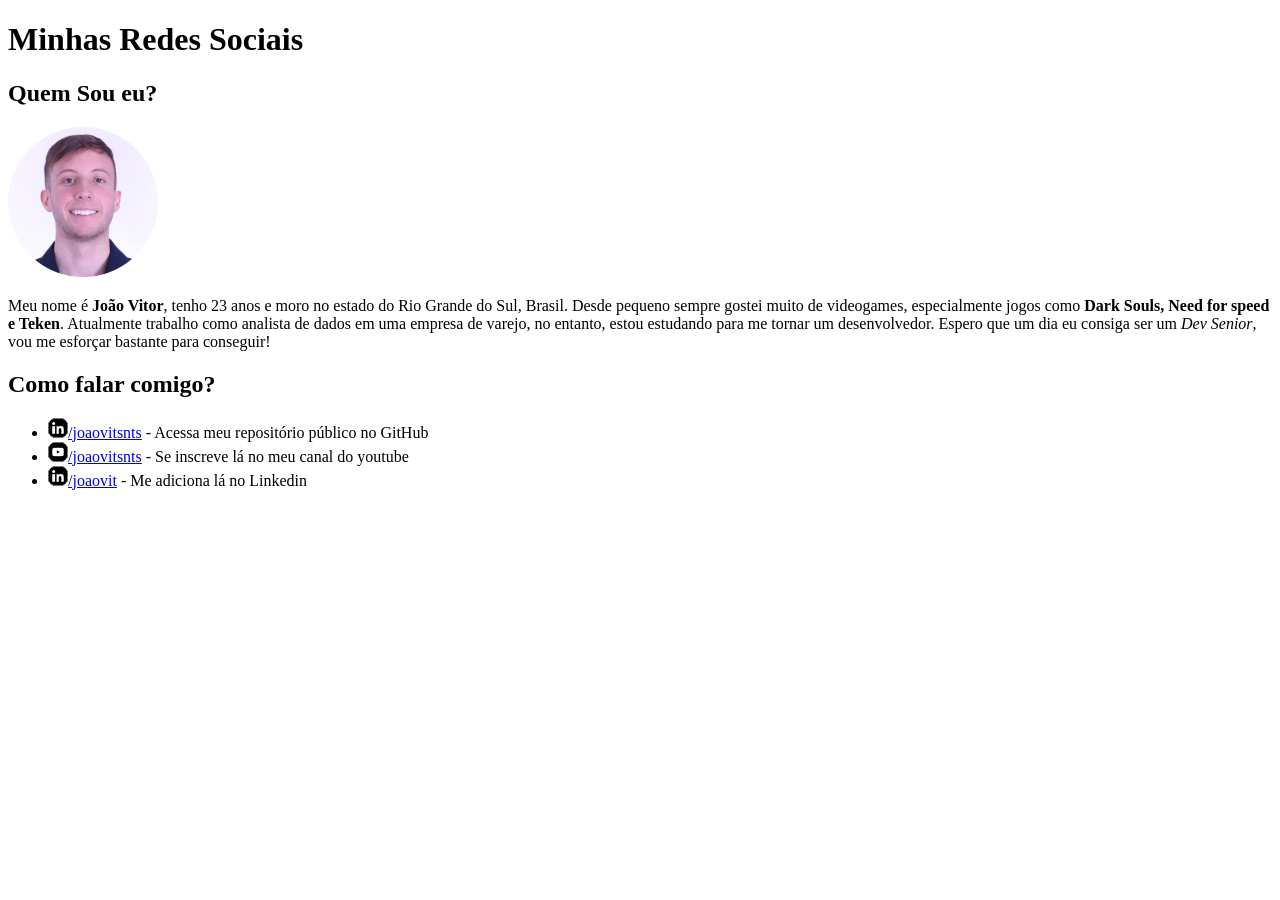
<file: pagina-basica-exercicio1/index.html>
<!DOCTYPE html>
<html lang="pt-br">
<head>
    <meta charset="UTF-8">
    <meta name="viewport" content="width=device-width, initial-scale=1.0">
    <link rel="shortcut icon" href="img/favicon2.ico" type="image/x-icon">
    <title>Meu Perfil</title>
</head>
<body>
    <h1>Minhas Redes Sociais</h1>
    <h2>Quem Sou eu?</h2>
    <img src="img/foto.png" alt="Imagem PNG">
    <p>Meu nome é <strong>João Vitor</strong>, tenho 23 anos e moro no estado do Rio Grande do Sul, Brasil. Desde pequeno sempre gostei muito de videogames, especialmente jogos como <strong>Dark Souls, Need for speed e Teken</strong>. Atualmente trabalho como analista de dados em uma empresa de varejo, no entanto, estou estudando para me tornar um desenvolvedor. Espero que um dia eu consiga ser um <em>Dev Senior</em>, vou me esforçar bastante para conseguir!</p>
    <h2>Como falar comigo?</h2>
    <ul type="disc">
        <li><img src="img/icone-linkedin.png" alt="Icone Linkedin"><a href="https://github.com/joaovitsnts" target="_blank" rel="external">/joaovitsnts</a> - Acessa meu repositório público no GitHub</li>
        <li><img src="img/icone-youtube.png" alt="Icone Youtube"><a href="https://www.youtube.com/@joaovitsnts" target="_blank" rel="external">/joaovitsnts</a> - Se inscreve lá no meu canal do youtube</li>
        <li><img src="img/icone-linkedin.png" alt="Icone Linkedin"><a href="https://www.linkedin.com/in/joaovit/" target="_blank" rel="external">/joaovit</a> - Me adiciona lá no Linkedin</li>
    </ul>
</body>
</html>
</file>
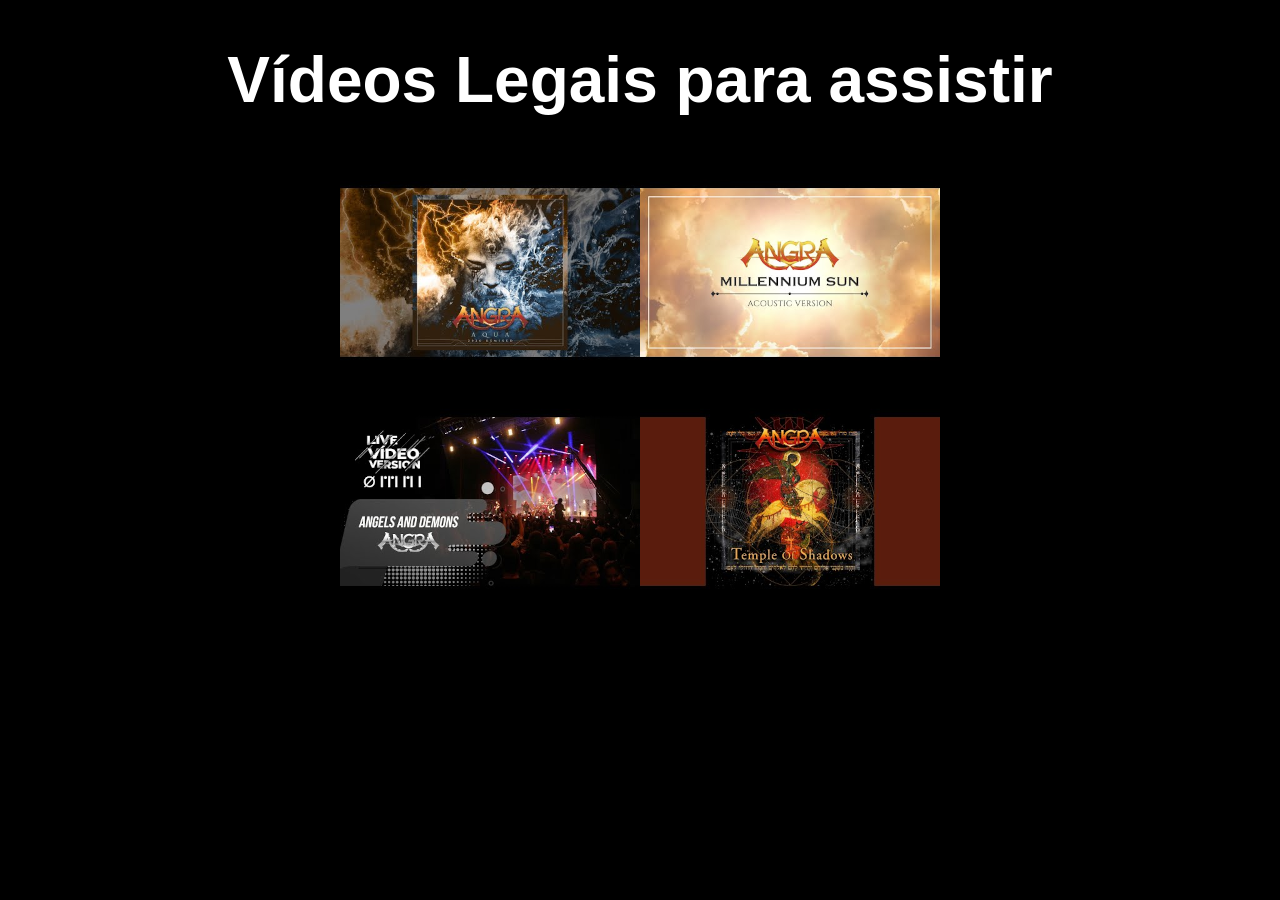
<file: pagina-basica-exercicio2/index.html>
<!DOCTYPE html>
<html lang="pt-br">
<head>
    <meta charset="UTF-8">
    <meta name="viewport" content="width=device-width, initial-scale=1.0">
    <link rel="shortcut icon" href="img/favicon.ico" type="image/x-icon">
    <link rel="stylesheet" href="style.css">
    <title>Meus Vídeos</title>
</head>
<body>
    <h1>Vídeos Legais para assistir</h1>
    <div class="galeria-grid" >
        <a href="index-thumb1.html" target="_self" rel="next">
            <img src="img/thumb1.png" alt="Thumbnail 1">
        </a>
        <a href="index-thumb2.html" target="_self" rel="next">
            <img src="img/thumb2.png" alt="Thumbnail 2">
        </a>
        <a href="index-thumb3.html" target="_self" rel="next">
            <img src="img/thumb3.png" alt="Thumbnail 3">
        </a>
        <a href="index-thumb4.html" target="_self" rel="next">
            <img src="img/thumb4.png" alt="Thumbnail 4">
        </a>       
    </div>
</body>
</html>
</file>
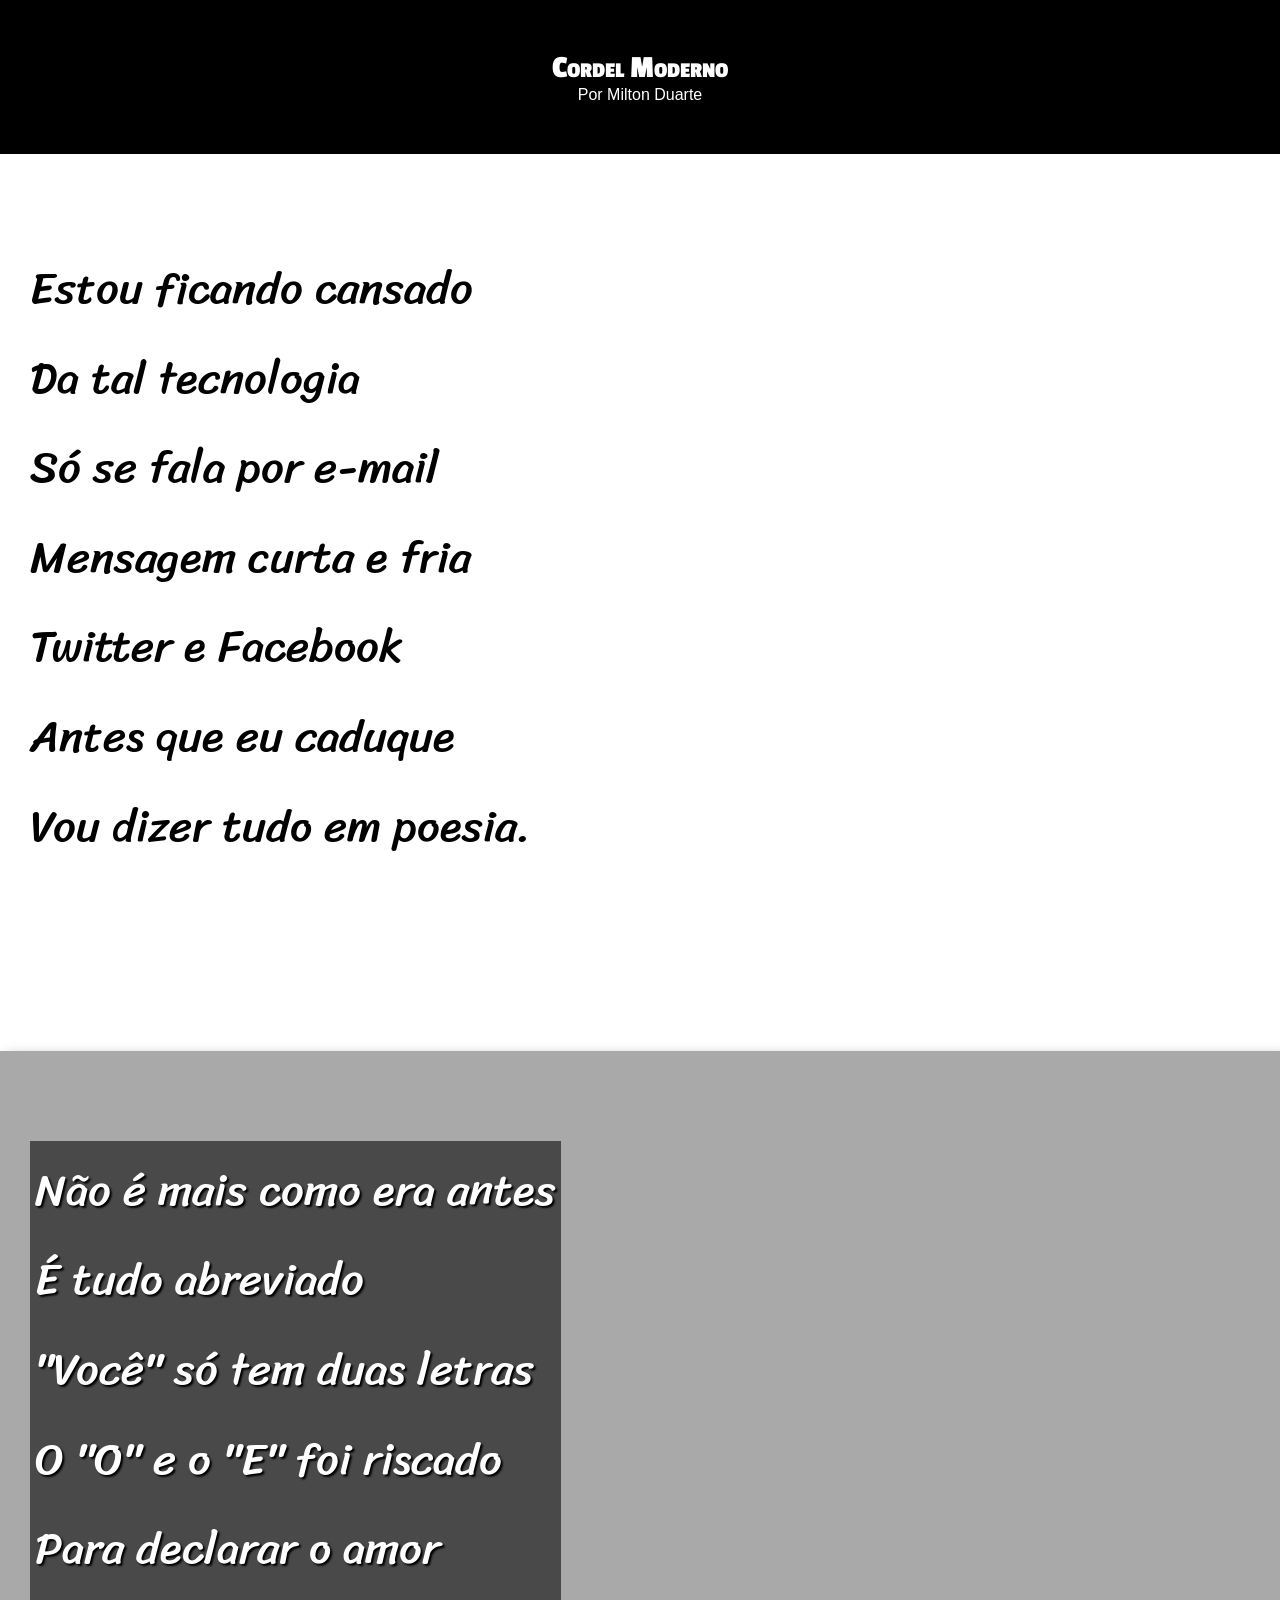
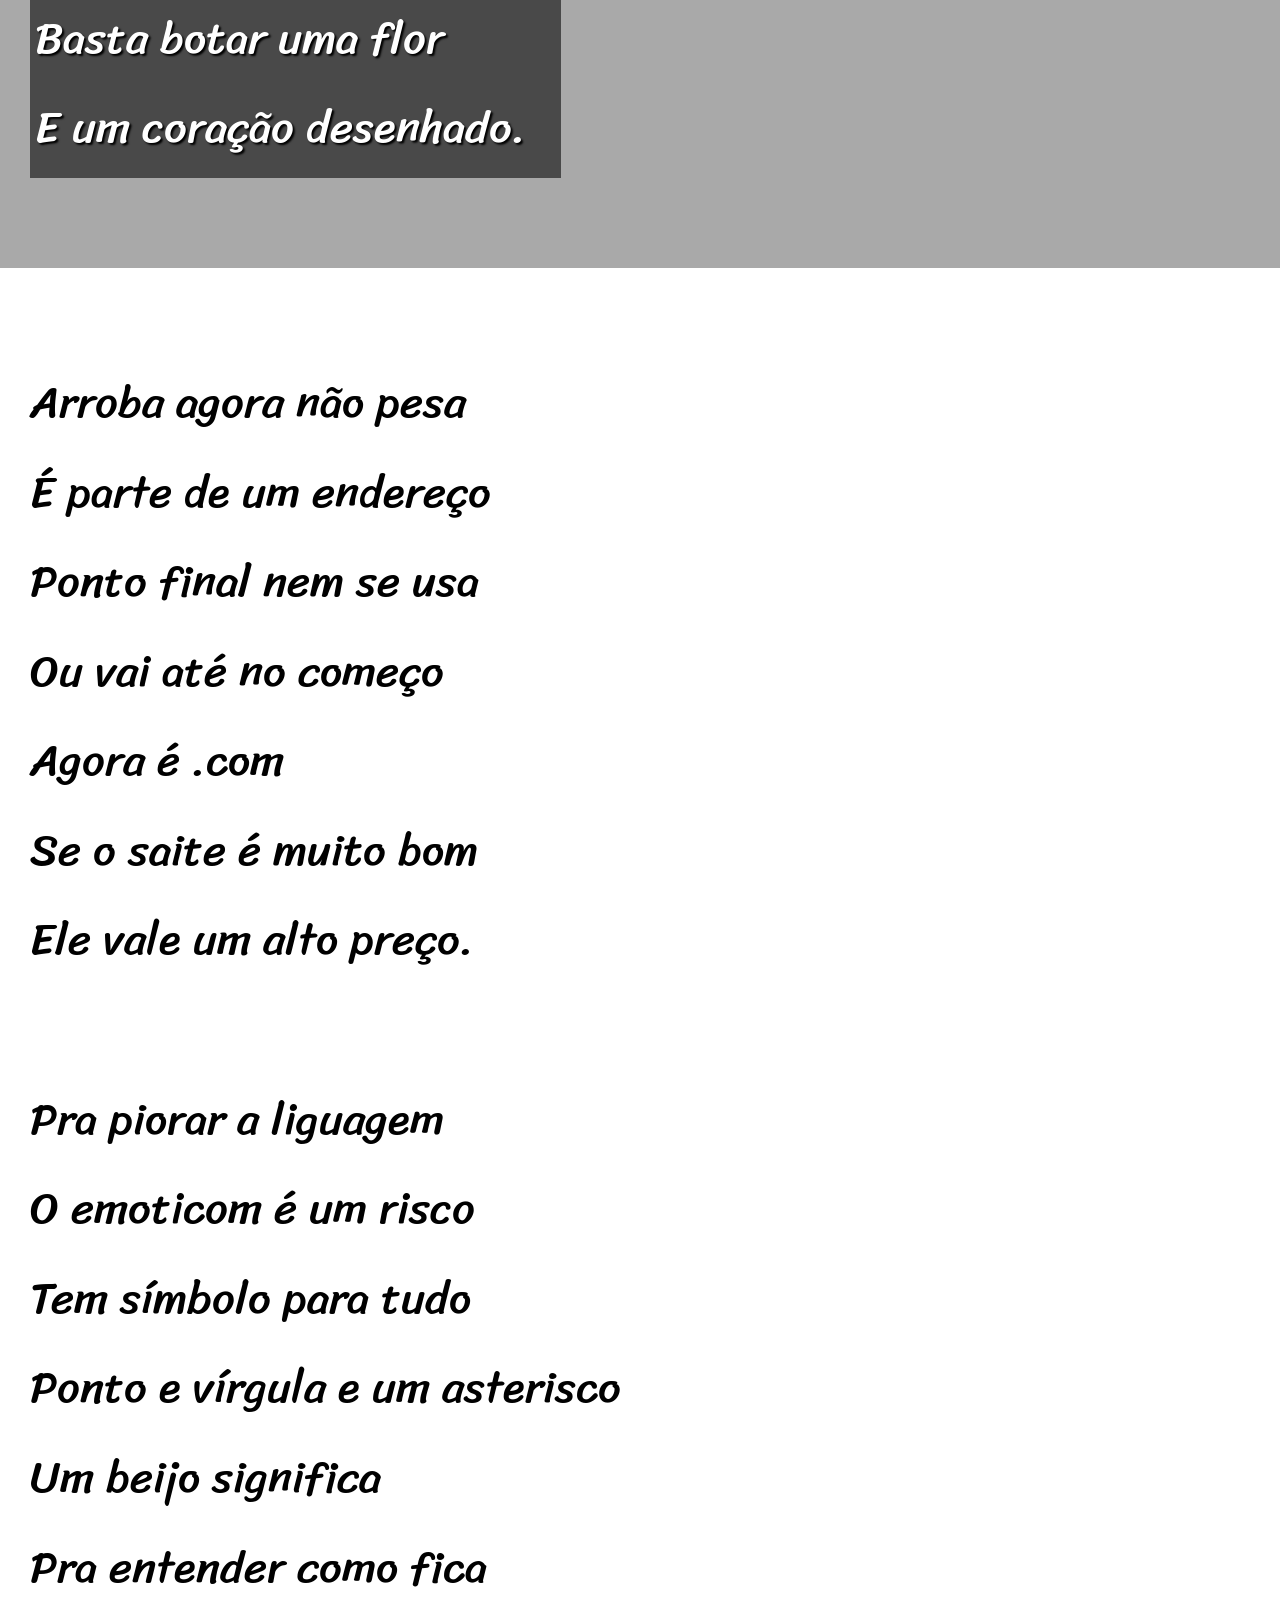
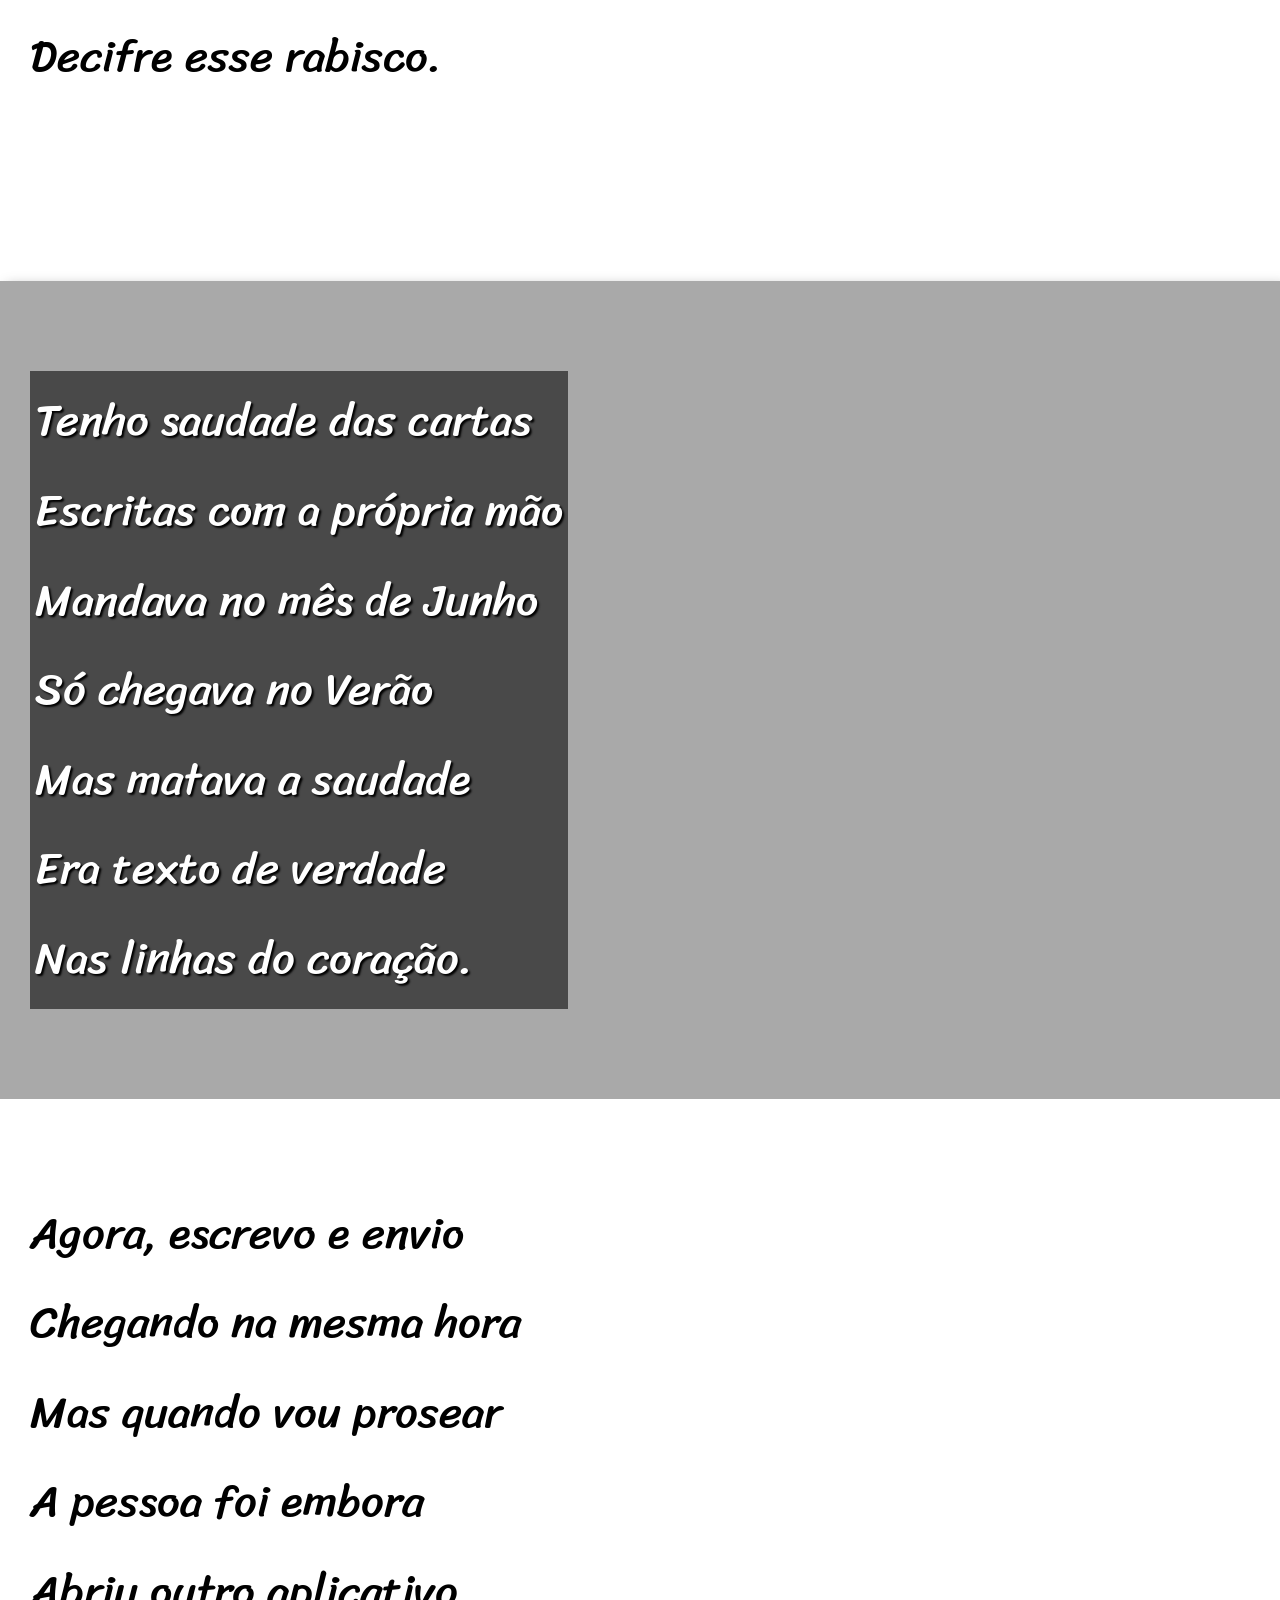
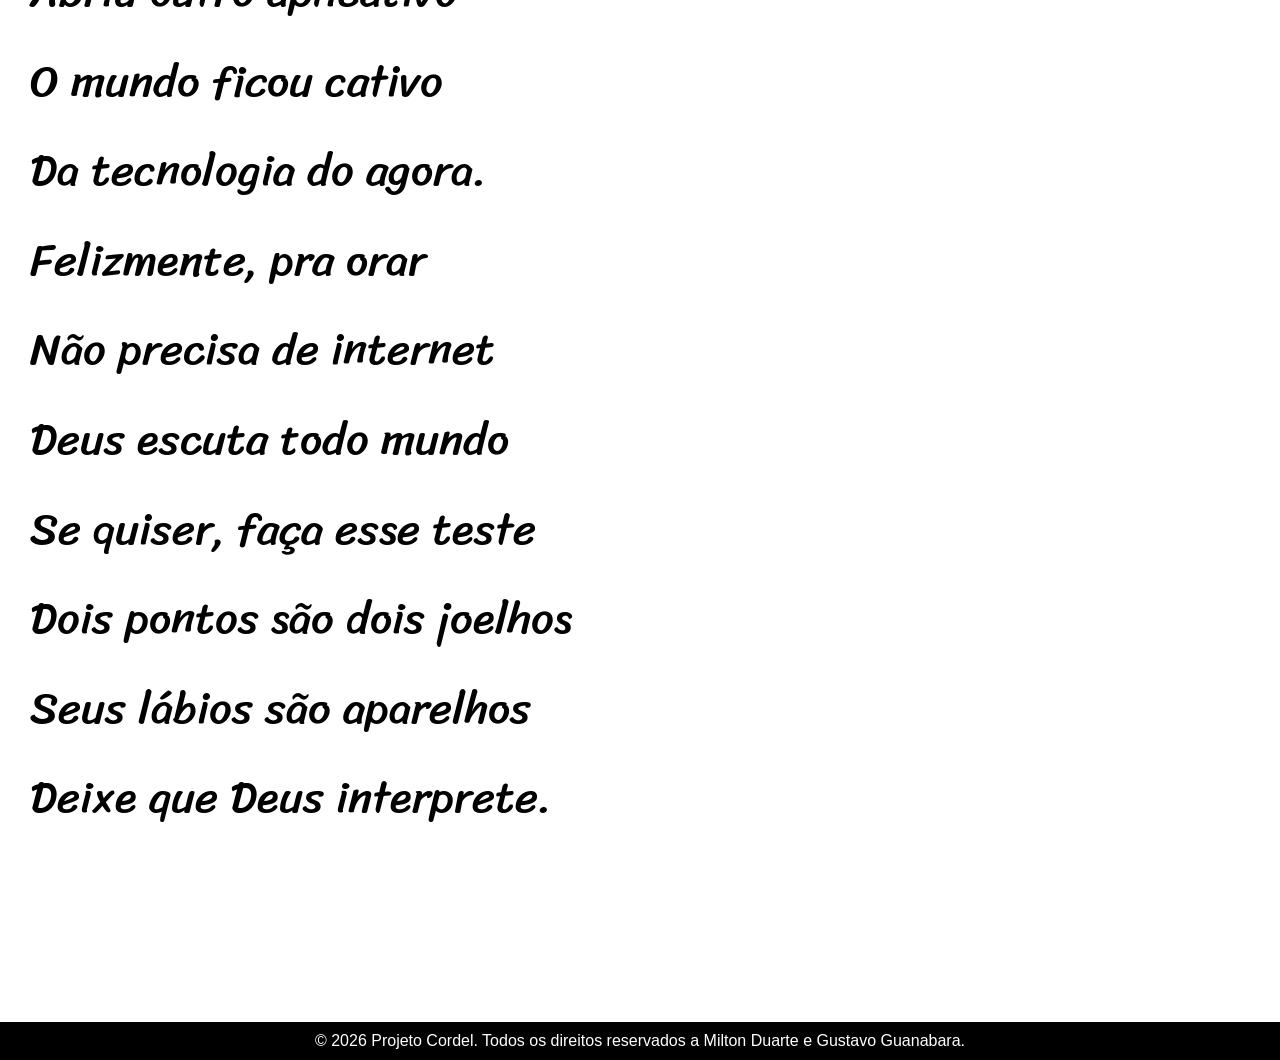
<file: pagina-basica-exercicio3/index.html>
<!DOCTYPE html>
<html lang="pt-br">
<head>
    <meta charset="UTF-8">
    <meta name="viewport" content="width=device-width, initial-scale=1.0">
    <title>Cordel Moderno</title>
    <link rel="stylesheet" href="style.css">
</head>
<body>
    <header>
        <h1>Cordel Moderno</h1>
    <p>
        Por <a href="https://www.recantodasletras.com.br/poesias/3186743" target="_blank">Milton Duarte</a>
    </p>
    </header>
    

<section class="normal">
    <p>
        Estou ficando cansado <br>
        Da tal tecnologia <br>
        Só se fala por e-mail <br>
        Mensagem curta e fria <br>
        Twitter e Facebook <br>
        Antes que eu caduque <br>
        Vou dizer tudo em poesia. <br>
    </p>
</section>

<section class="imagem" id="img1">
    <p>
        Não é mais como era antes <br>
        É tudo abreviado <br>
        "Você" só tem duas letras <br>
        O "O" e o "E" foi riscado <br>
        Para declarar o amor <br>
        Basta botar uma flor <br>
        E um coração desenhado. <br>
    </p>
</section>


<section class="normal">
    <p>
        Arroba agora não pesa <br>
        É parte de um endereço <br>
        Ponto final nem se usa <br>
        Ou vai até no começo <br>
        Agora é .com <br>
        Se o saite é muito bom <br>
        Ele vale um alto preço. <br>
    </p> 

    <p>
        Pra piorar a liguagem <br>
        O emoticom é um risco <br>
        Tem símbolo para tudo <br>
        Ponto e vírgula e um asterisco <br>
        Um beijo significa <br>
        Pra entender como fica <br>
        Decifre esse rabisco. <br>
    </p>
</section>


<section class="imagem" id="img2">
    <p>
        Tenho saudade das cartas <br>
        Escritas com a própria mão <br>
        Mandava no mês de Junho <br>
        Só chegava no Verão <br>
        Mas matava a saudade <br>
        Era texto de verdade <br>
        Nas linhas do coração. <br>
    </p>
</section>


<section class="normal">
    <p>
        Agora, escrevo e envio <br>
        Chegando na mesma hora <br>
        Mas quando vou prosear <br>
        A pessoa foi embora <br>
        Abriu outro aplicativo <br>
        O mundo ficou cativo <br>
        Da tecnologia do agora. <br>
        
        Felizmente, pra orar <br>
        Não precisa de internet <br>
        Deus escuta todo mundo <br>
        Se quiser, faça esse teste <br>
        Dois pontos são dois joelhos <br>
        Seus lábios são aparelhos <br>
        Deixe que Deus interprete. <br>
    </p>
</section>

    <footer>
        <p>
            &copy; 2026 Projeto Cordel. Todos os direitos reservados a Milton Duarte e Gustavo Guanabara.
        </p>
    </footer>
</body>
</html>
</file>
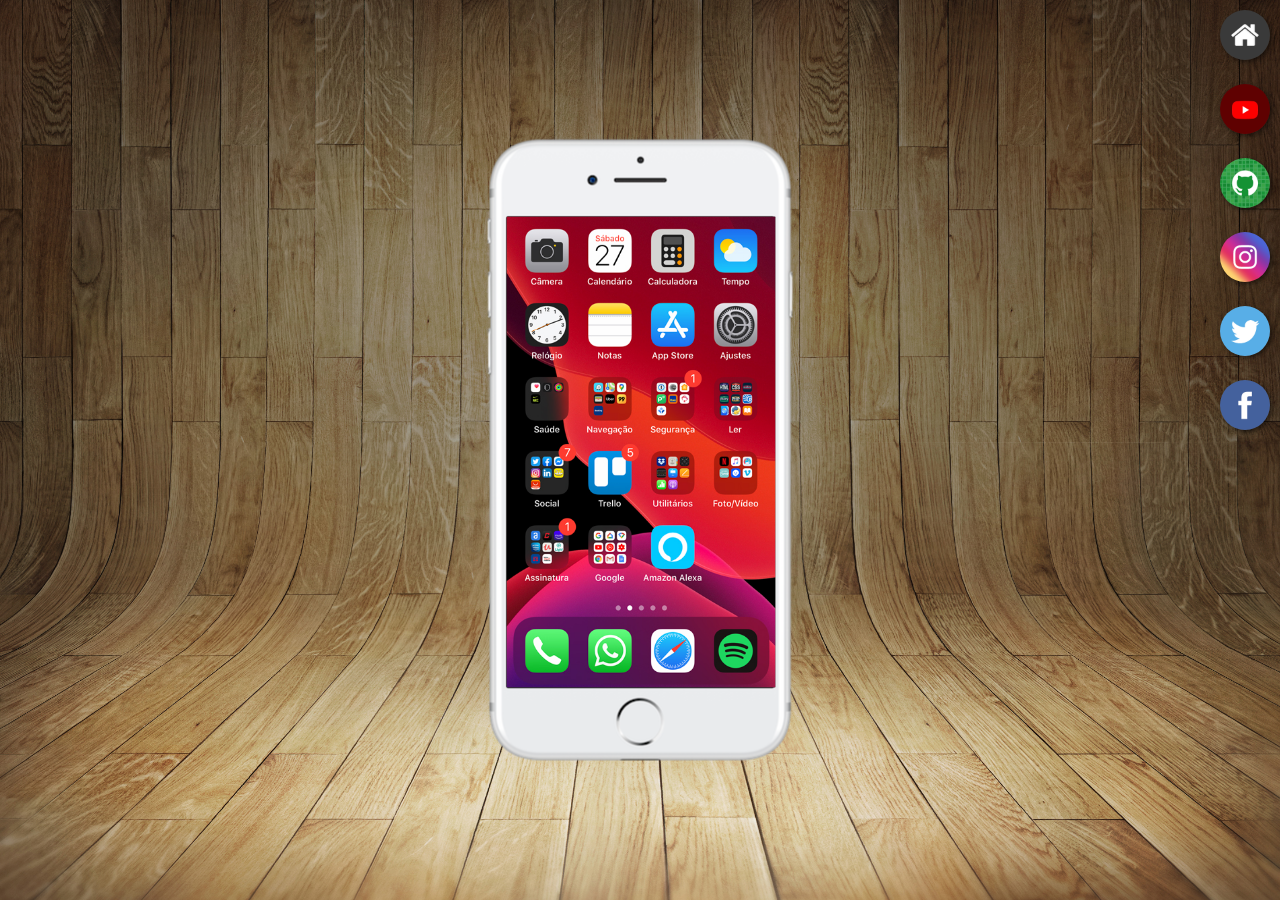
<file: pagina-basica-exercicio4/index.html>
<!DOCTYPE html>
<html lang="pt-br">
<head>
    <meta charset="UTF-8">
    <meta name="viewport" content="width=device-width, initial-scale=1.0">
    <link rel="shortcut icon" href="favicon.ico" type="image/x-icon">
    <link rel="stylesheet" href="estilos/style.css">
    <title>Rede Social</title>
</head>
<body>
    <main>
        <section id="telefone">
            <iframe src="home.html" name="tela" id="tela" frameborder="0">
                Seu Navegador não suporta iframes.
            </iframe>
        </section>
        <section id="redes-sociais">
            <a href="home.html" target="tela"><img src="imagens/logo-home.jpg" alt="home"></a><br>
            <a href="youtube.html" target="tela"><img src="imagens/logo-youtube.jpg" alt="YouTube"></a><br>
            <a href="github.html" target="tela"><img src="imagens/logo-github.jpg" alt="GitHub"></a><br>
            <a href="instagram.html" target="tela"><img src="imagens/logo-instagram.jpg" alt="Instagram"></a><br>
            <a href="twitter.html" target="tela"><img src="imagens/logo-twitter.jpg" alt="Twitter"></a><br>
            <a href="facebook.html" target="tela"><img src="imagens/logo-facebook.jpg" alt="Facebook"></a><br>
        </section>
    </main>
</body>
</html>
</file>
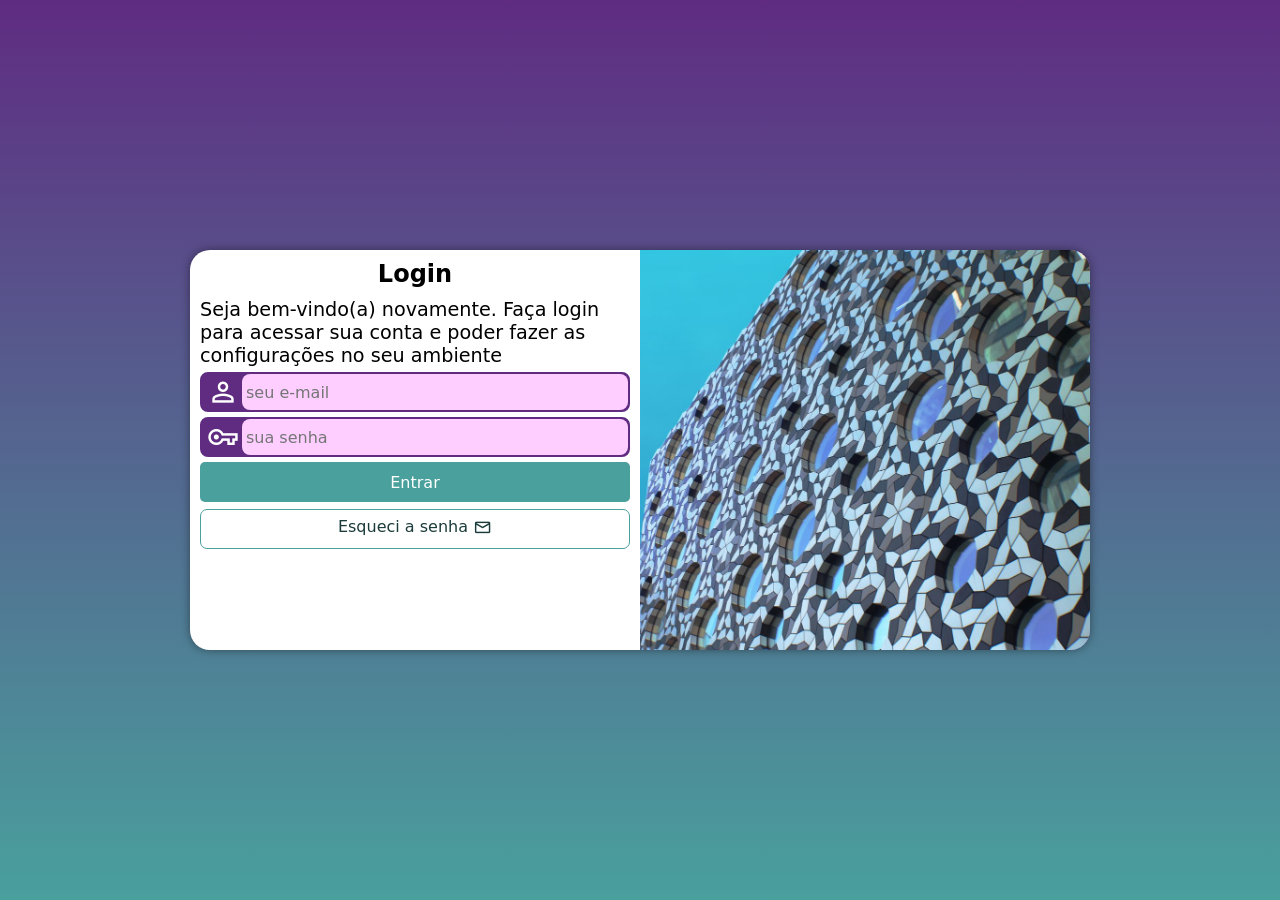
<file: tela-login/index.html>
<!DOCTYPE html>
<html lang="pt-br">
<head>
    <meta charset="UTF-8">
    <meta name="viewport" content="width=device-width, initial-scale=1.0">
    <link rel="stylesheet" href="estilos/style.css">
    <link rel="stylesheet" href="estilos/mediaQuery.css">
    <link href="https://fonts.googleapis.com/css2?family=Material+Symbols+Outlined" rel="stylesheet" />
    <title>Login</title>
</head>
<body>
    <main>
        <section id="login">
            <div id="imagem">

            </div>
            <div id="formulario">
                <h1>Login</h1>
                <p>Seja bem-vindo(a) novamente. Faça login para acessar sua conta
                e poder fazer as configurações no seu ambiente</p>
                <form action="login.php" method="post">
                    <div class="campo">
                        <span class="material-symbols-outlined">person</span>
                        <input type="email" name="login" id="ilogin" placeholder="seu e-mail"
                        autocomplete="email" required>
                        <label for="ilogin">Login</label>
                    </div>
                    <div class="campo">
                        <span class="material-symbols-outlined">vpn_key</span>
                        <input type="password" name="senha" id="isenha" placeholder="sua senha"
                        autocomplete="current-password" required minlength="8">
                        <label for="isenha">Senha</label>
                    </div>
                    <input type="submit" value="Entrar">
                    <a href="esqueci.html" class="botao">
                        Esqueci a senha <span class="material-symbols-outlined">mail</span>
                    </a>
                </form>
            </div>
        </section>
    </main>
</body>
</html>
</file>
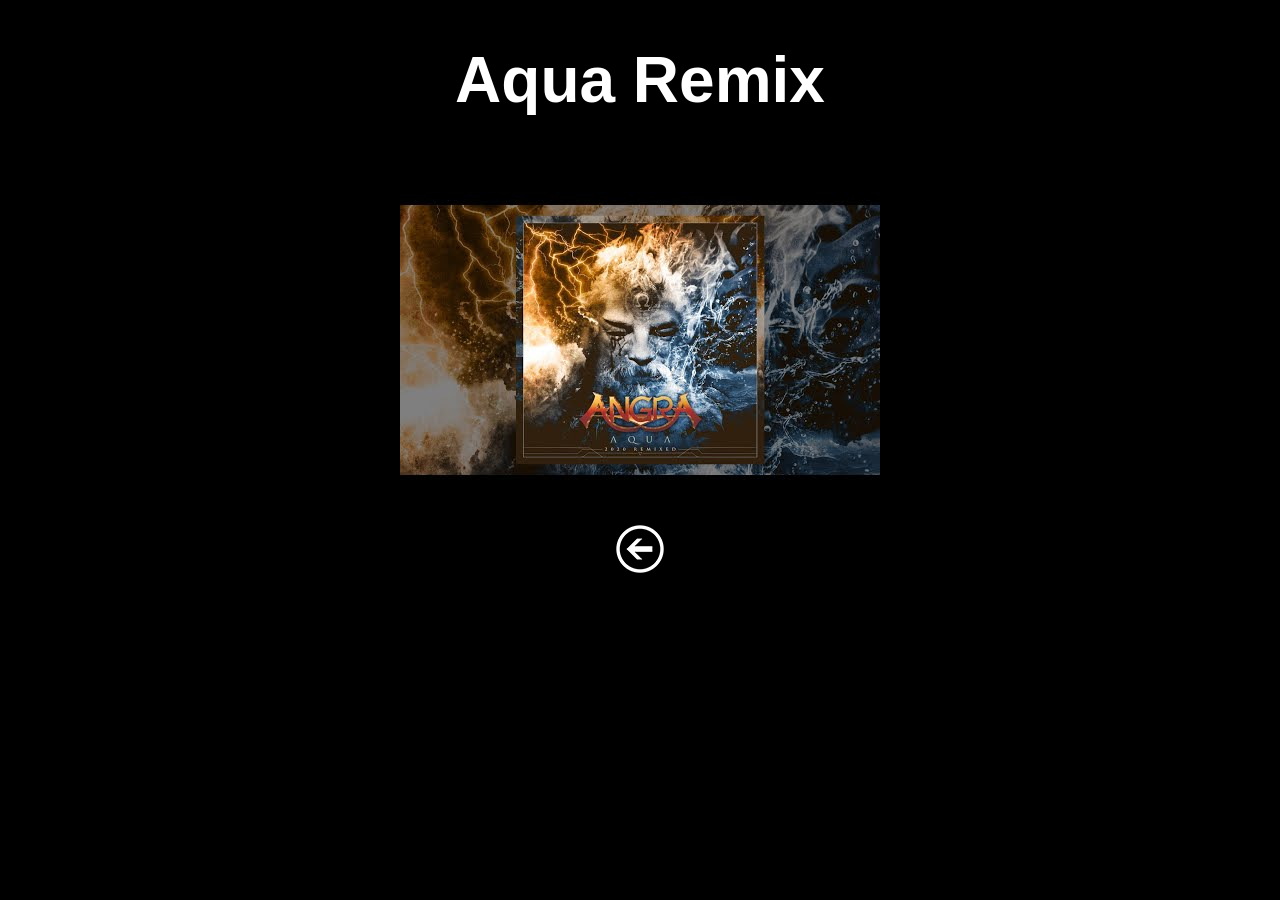
<file: pagina-basica-exercicio2/index-thumb1.html>
<!DOCTYPE html>
<html lang="pt-br">
<head>
    <meta charset="UTF-8">
    <meta name="viewport" content="width=device-width, initial-scale=1.0">
    <link rel="shortcut icon" href="img/favicon.ico" type="image/x-icon">
    <link rel="stylesheet" href="style.css">
    <title>Aqua Remix</title>
</head>
<body>
    <h1>Aqua Remix</h1>
    <div class="imagens">
        <a href="https://youtu.be/rzguy0yAmIo?si=PG3bJgoe35yVqMKH" target="_blank" rel="external">
            <img src="img/thumb1(1).jpg" alt="Thumbnail 1">
        </a>
        <a href="index.html" target="_self" rel="prev">
            <img src="img/voltar.png" alt="botão de voltar">
        </a>
    </div>
</body>
</html>
</file>
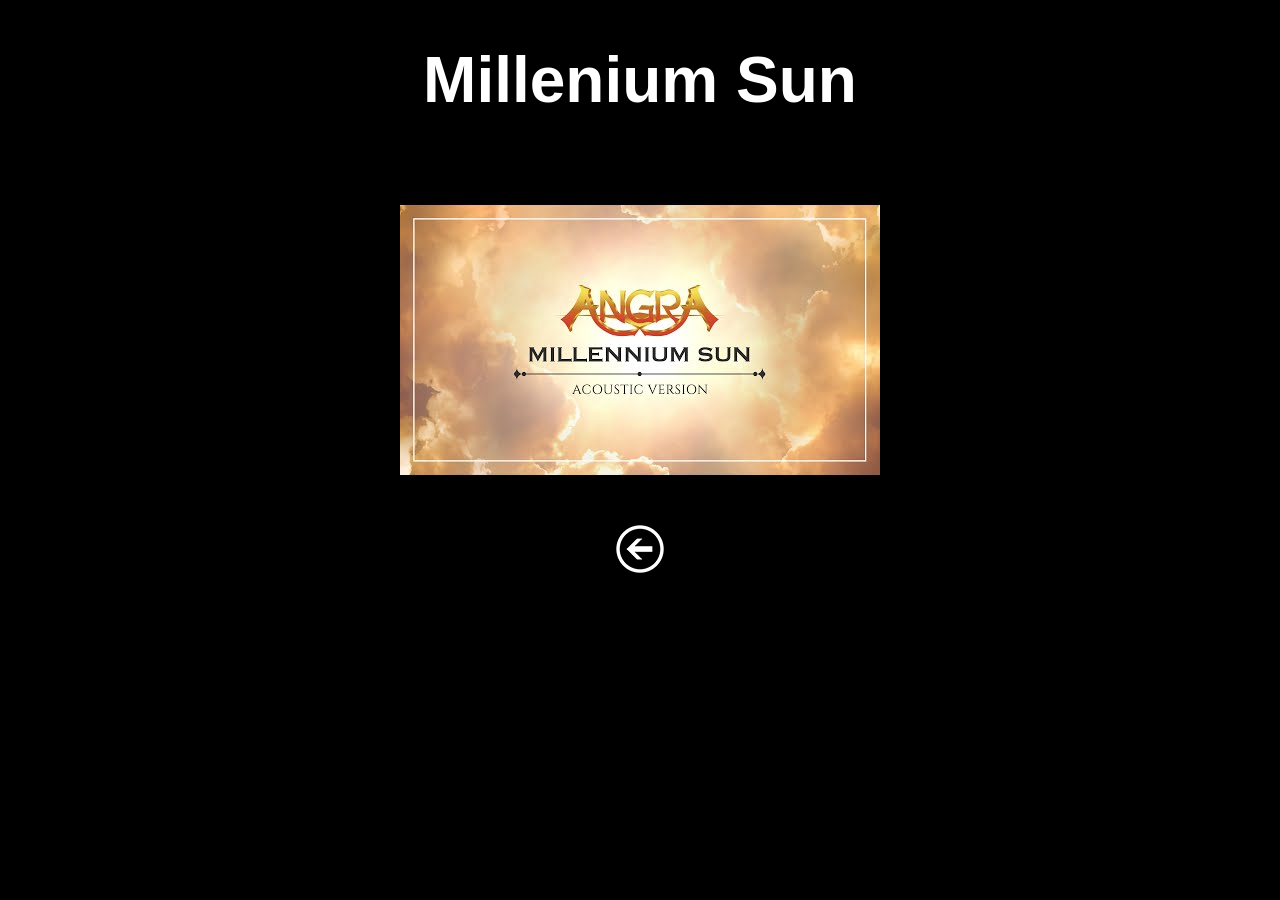
<file: pagina-basica-exercicio2/index-thumb2.html>
<!DOCTYPE html>
<html lang="pt-br">
<head>
    <meta charset="UTF-8">
    <meta name="viewport" content="width=device-width, initial-scale=1.0">
    <link rel="shortcut icon" href="img/favicon.ico" type="image/x-icon">
    <link rel="stylesheet" href="style.css">
    <title>Millenium Sun</title>
</head>
<body>
    <h1>Millenium Sun</h1>
    <div class="imagens">
        <a href="https://youtu.be/rvj4UrKk8iE?si=NpA25HNmzS2XEFhQ" target="_blank" rel="external">
            <img src="img/thumb2(1).jpg" alt="Thumbnail 2">
        </a>
        <a href="index.html" target="_self" rel="prev">
            <img src="img/voltar.png" alt="botão de voltar">
        </a>
    </div>
</body>
</html>
</file>
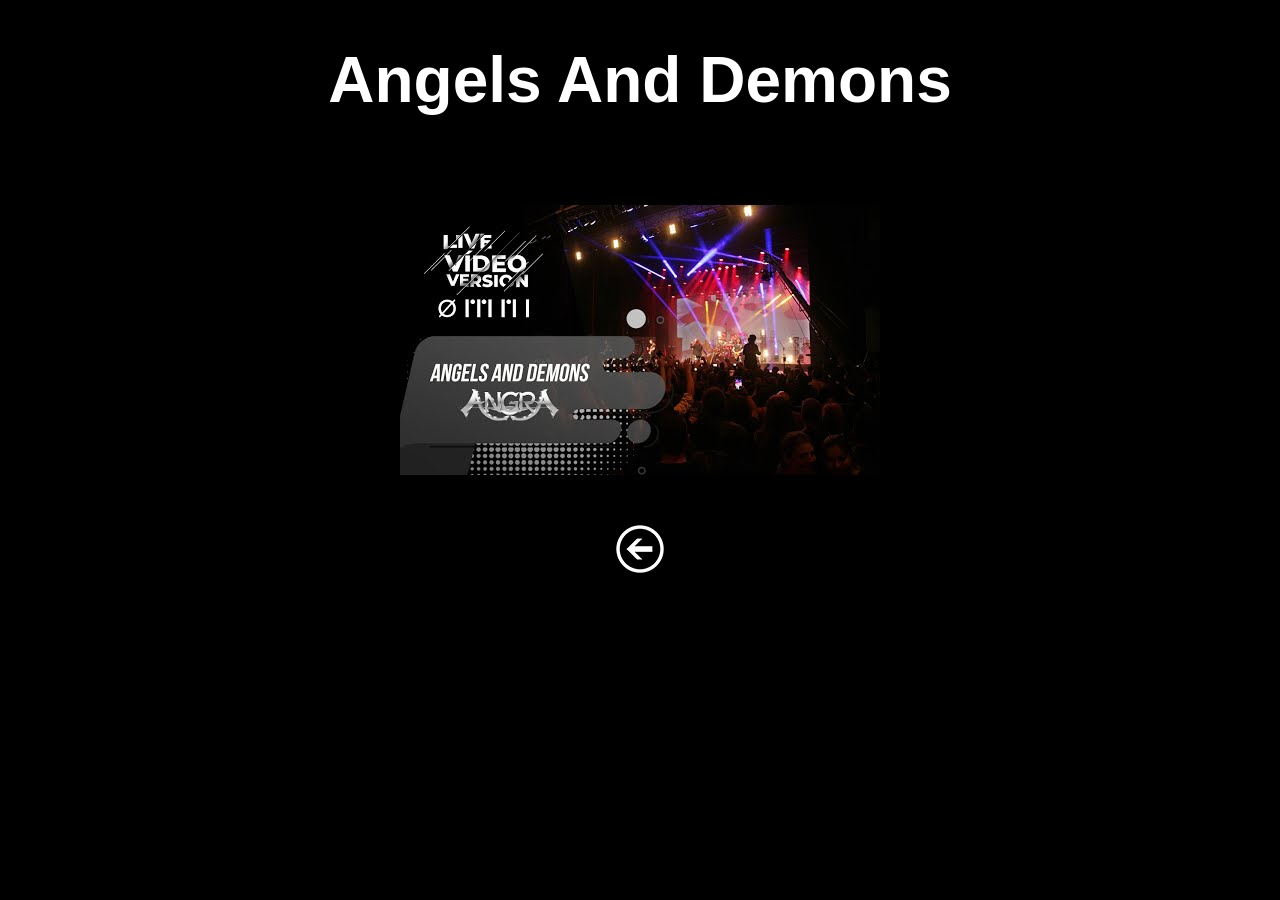
<file: pagina-basica-exercicio2/index-thumb3.html>
<!DOCTYPE html>
<html lang="pt-br">
<head>
    <meta charset="UTF-8">
    <meta name="viewport" content="width=device-width, initial-scale=1.0">
    <link rel="shortcut icon" href="img/favicon.ico" type="image/x-icon">
    <link rel="stylesheet" href="style.css">
    <title>Angels And Demons</title>
</head>
<body>
    <h1>Angels And Demons</h1>
    <div class="imagens">
        <a href="https://youtu.be/3QK4nIFsXig?si=196a_veuvNrFIozx" target="_blank" rel="external">
            <img src="img/thumb3(1).jpg" alt="Thumbnail 3">
        </a>
        <a href="index.html" target="_self" rel="prev">
            <img src="img/voltar.png" alt="botão de voltar">
        </a>
    </div>
</body>
</html>
</file>
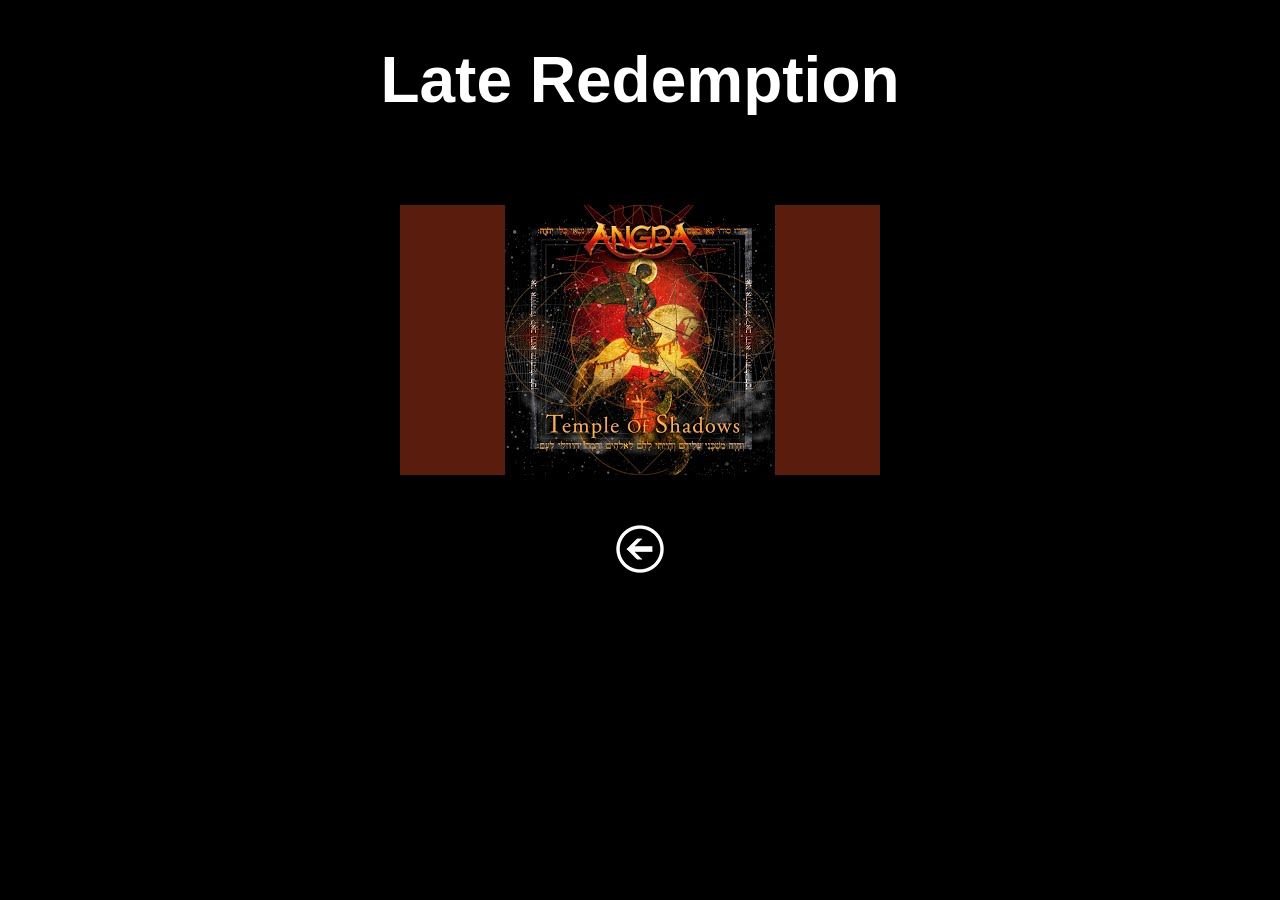
<file: pagina-basica-exercicio2/index-thumb4.html>
<!DOCTYPE html>
<html lang="pt-br">
<head>
    <meta charset="UTF-8">
    <meta name="viewport" content="width=device-width, initial-scale=1.0">
    <link rel="shortcut icon" href="img/favicon.ico" type="image/x-icon">
    <link rel="stylesheet" href="style.css">
    <title>Late Redemption</title>
</head>
<body>
    <h1>Late Redemption</h1>
    <div class="imagens">
        <a href="https://youtu.be/nsWmD66bUpg?si=zjyaPYdqBX8mHRBH" target="_blank" rel="external">
            <img src="img/thumb4(1).jpg" alt="Thumbnail 4">
        </a>
        <a href="index.html" target="_self" rel="prev">
            <img src="img/voltar.png" alt="botão de voltar">
        </a>
    </div>
</body>
</html>
</file>
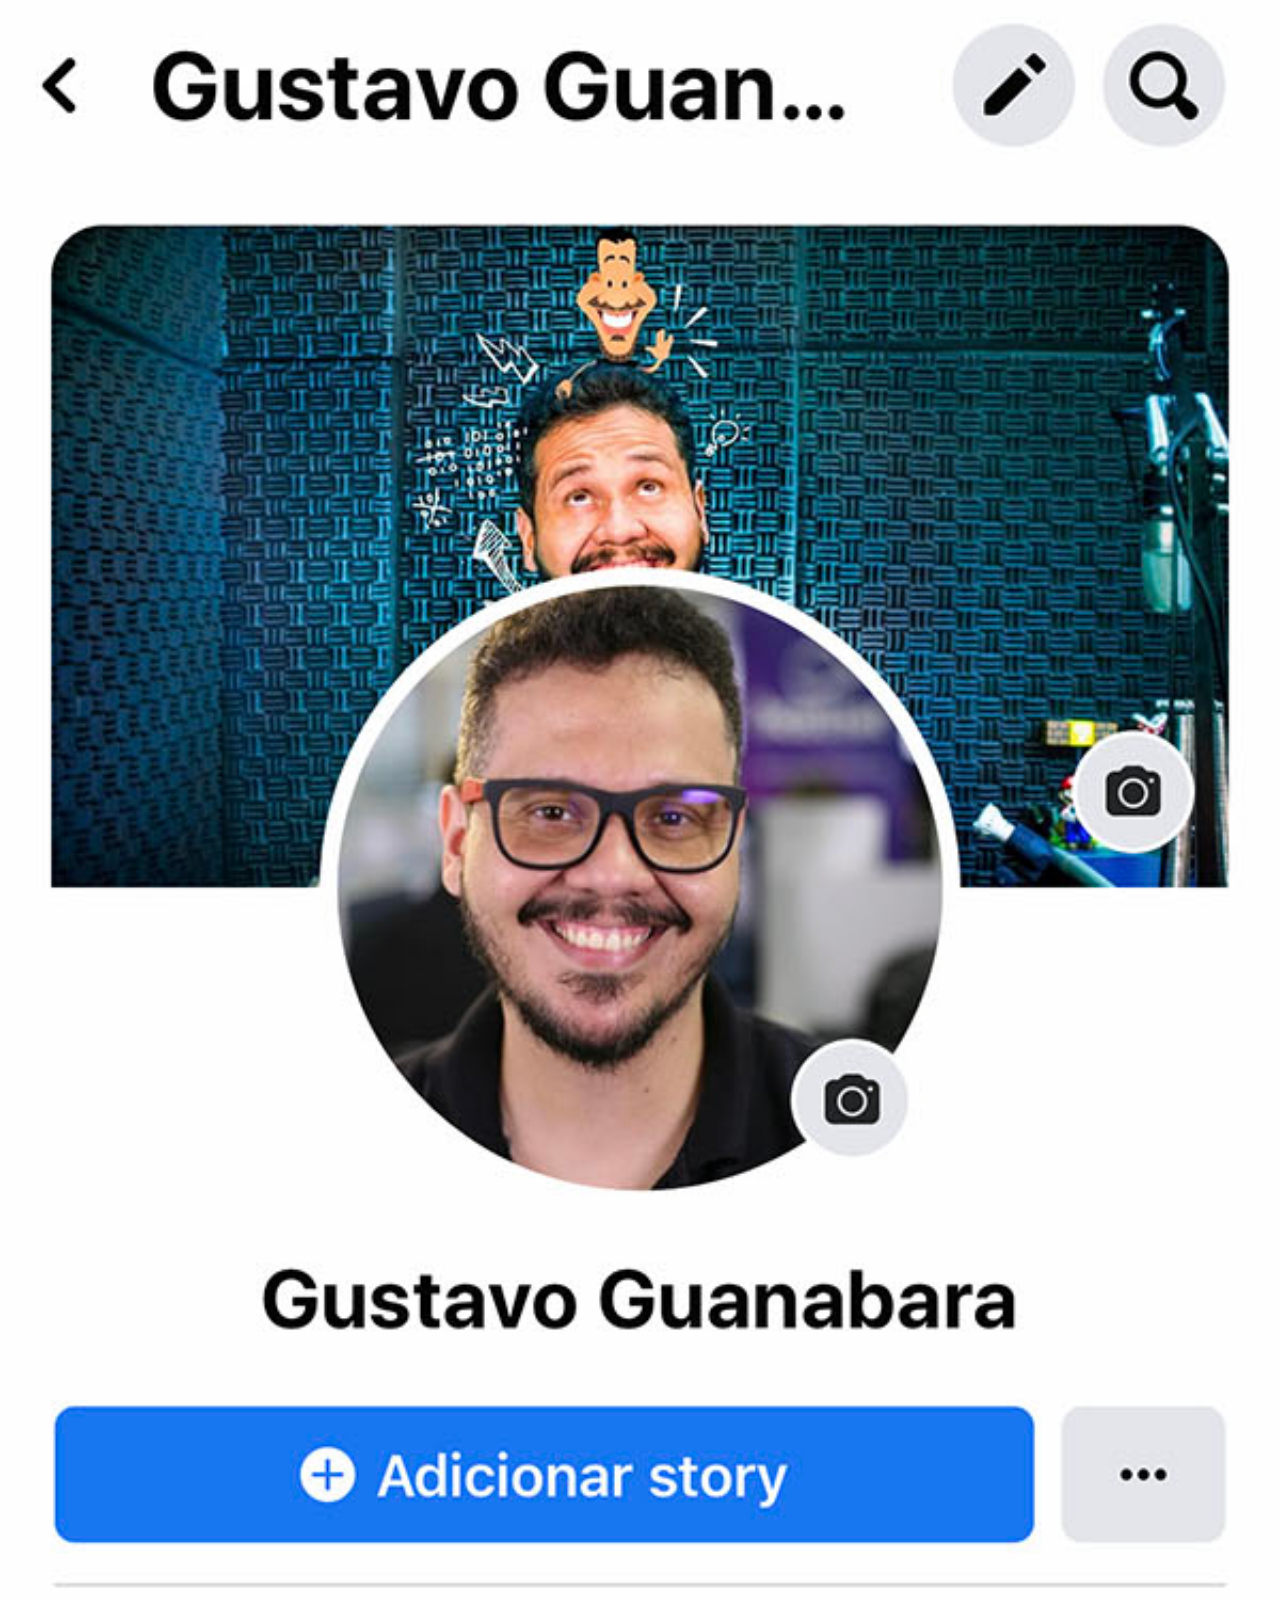
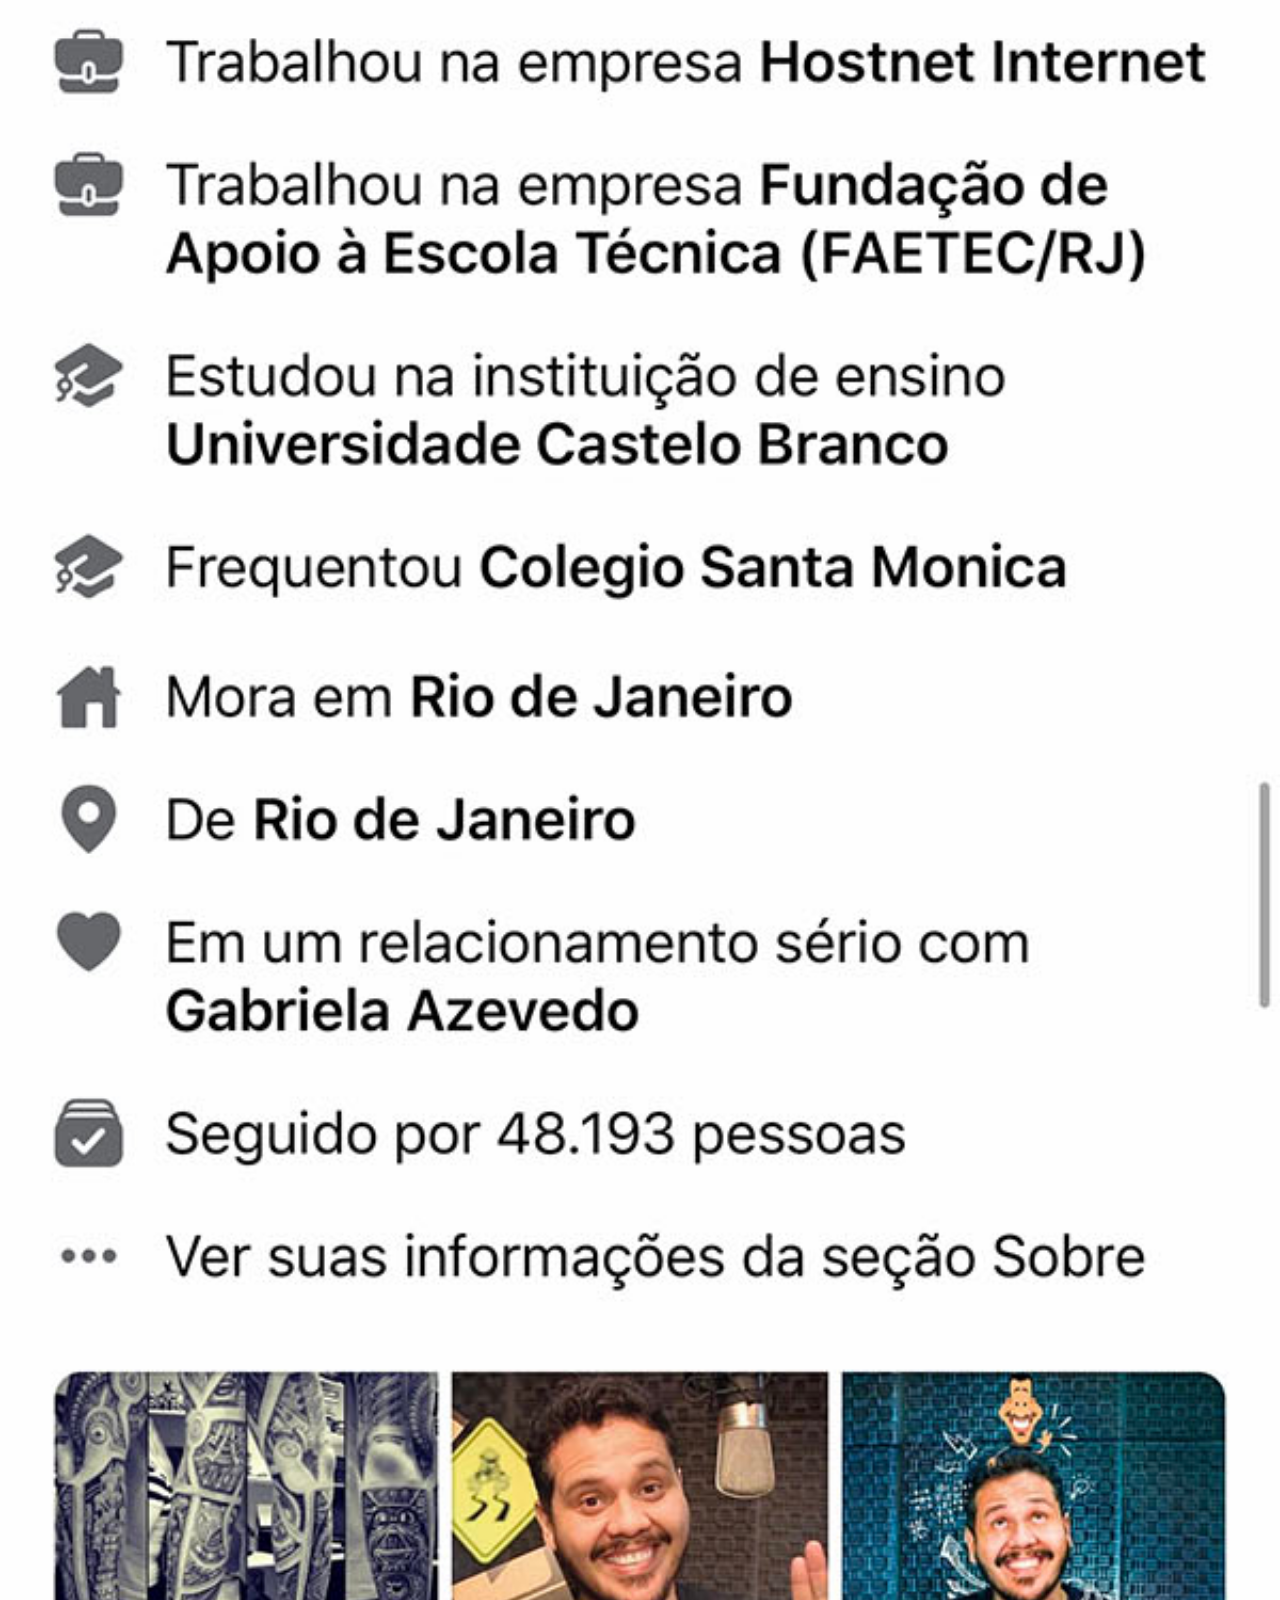
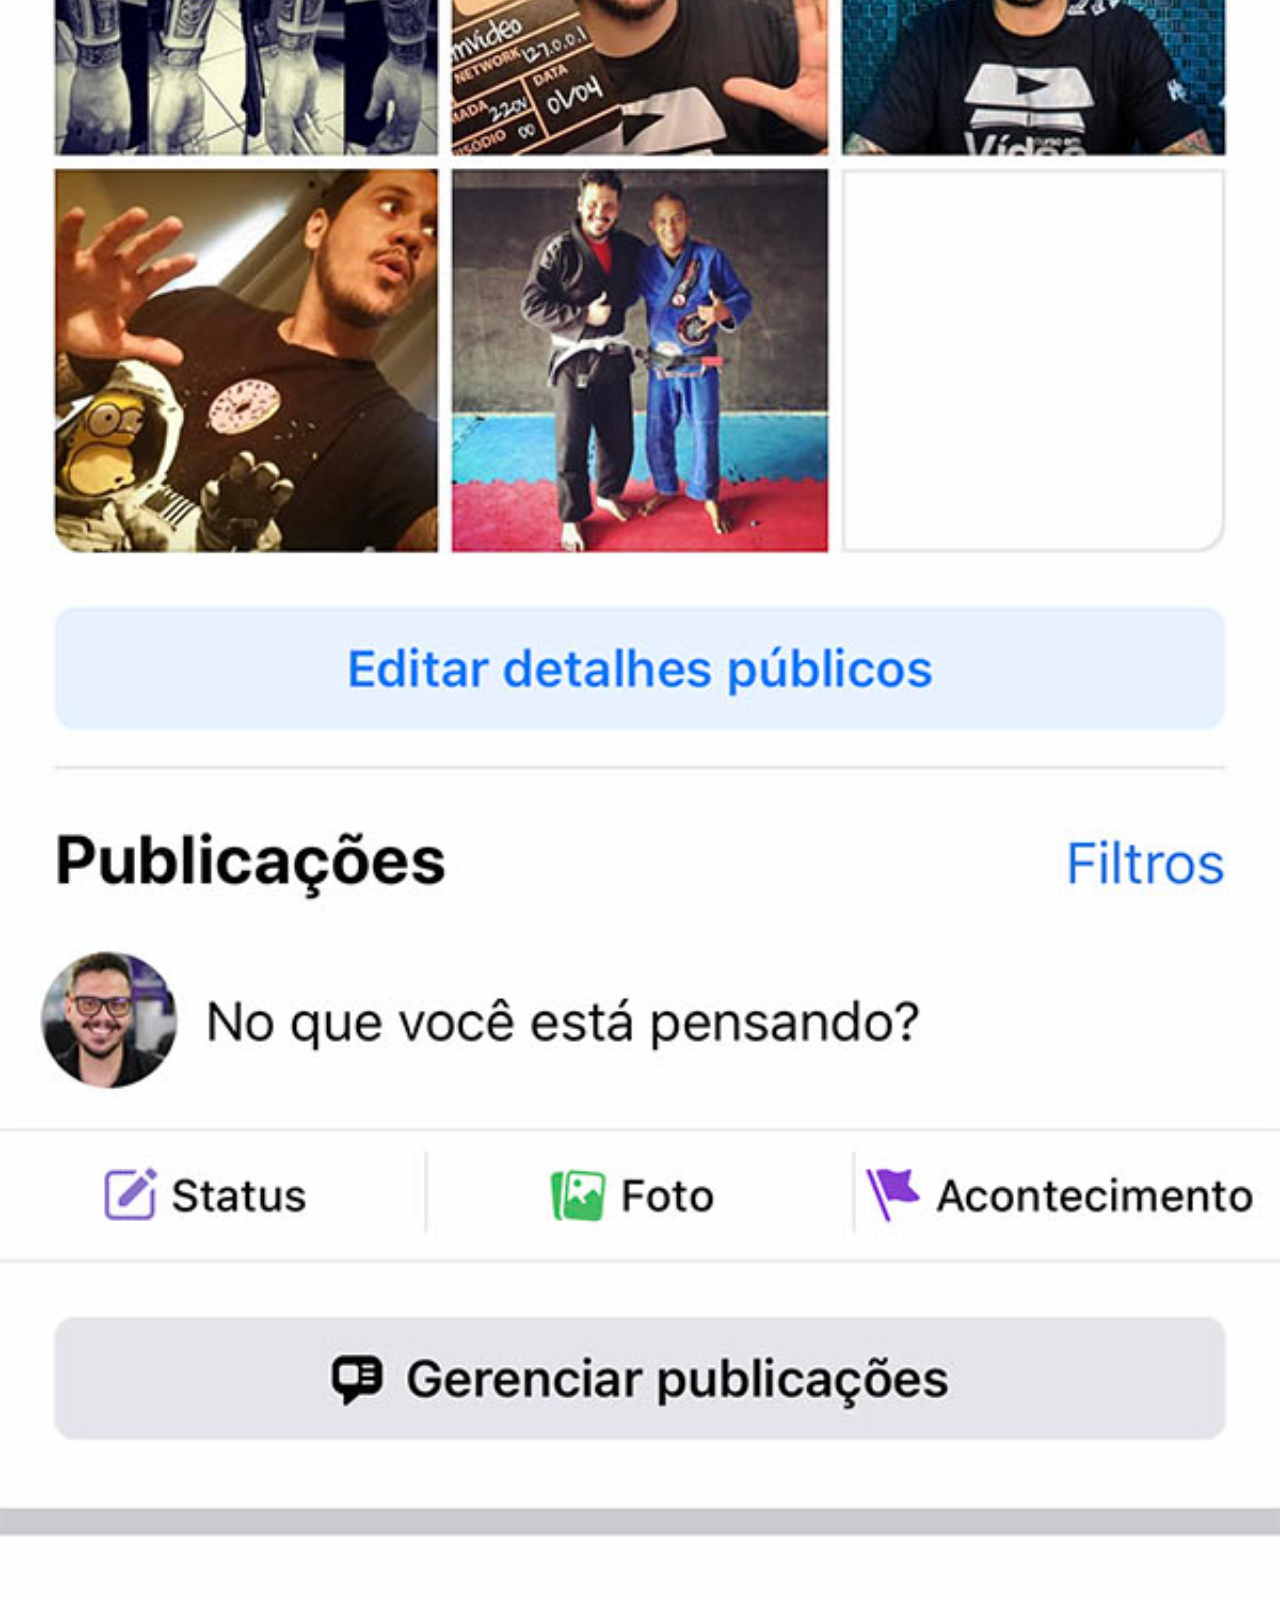
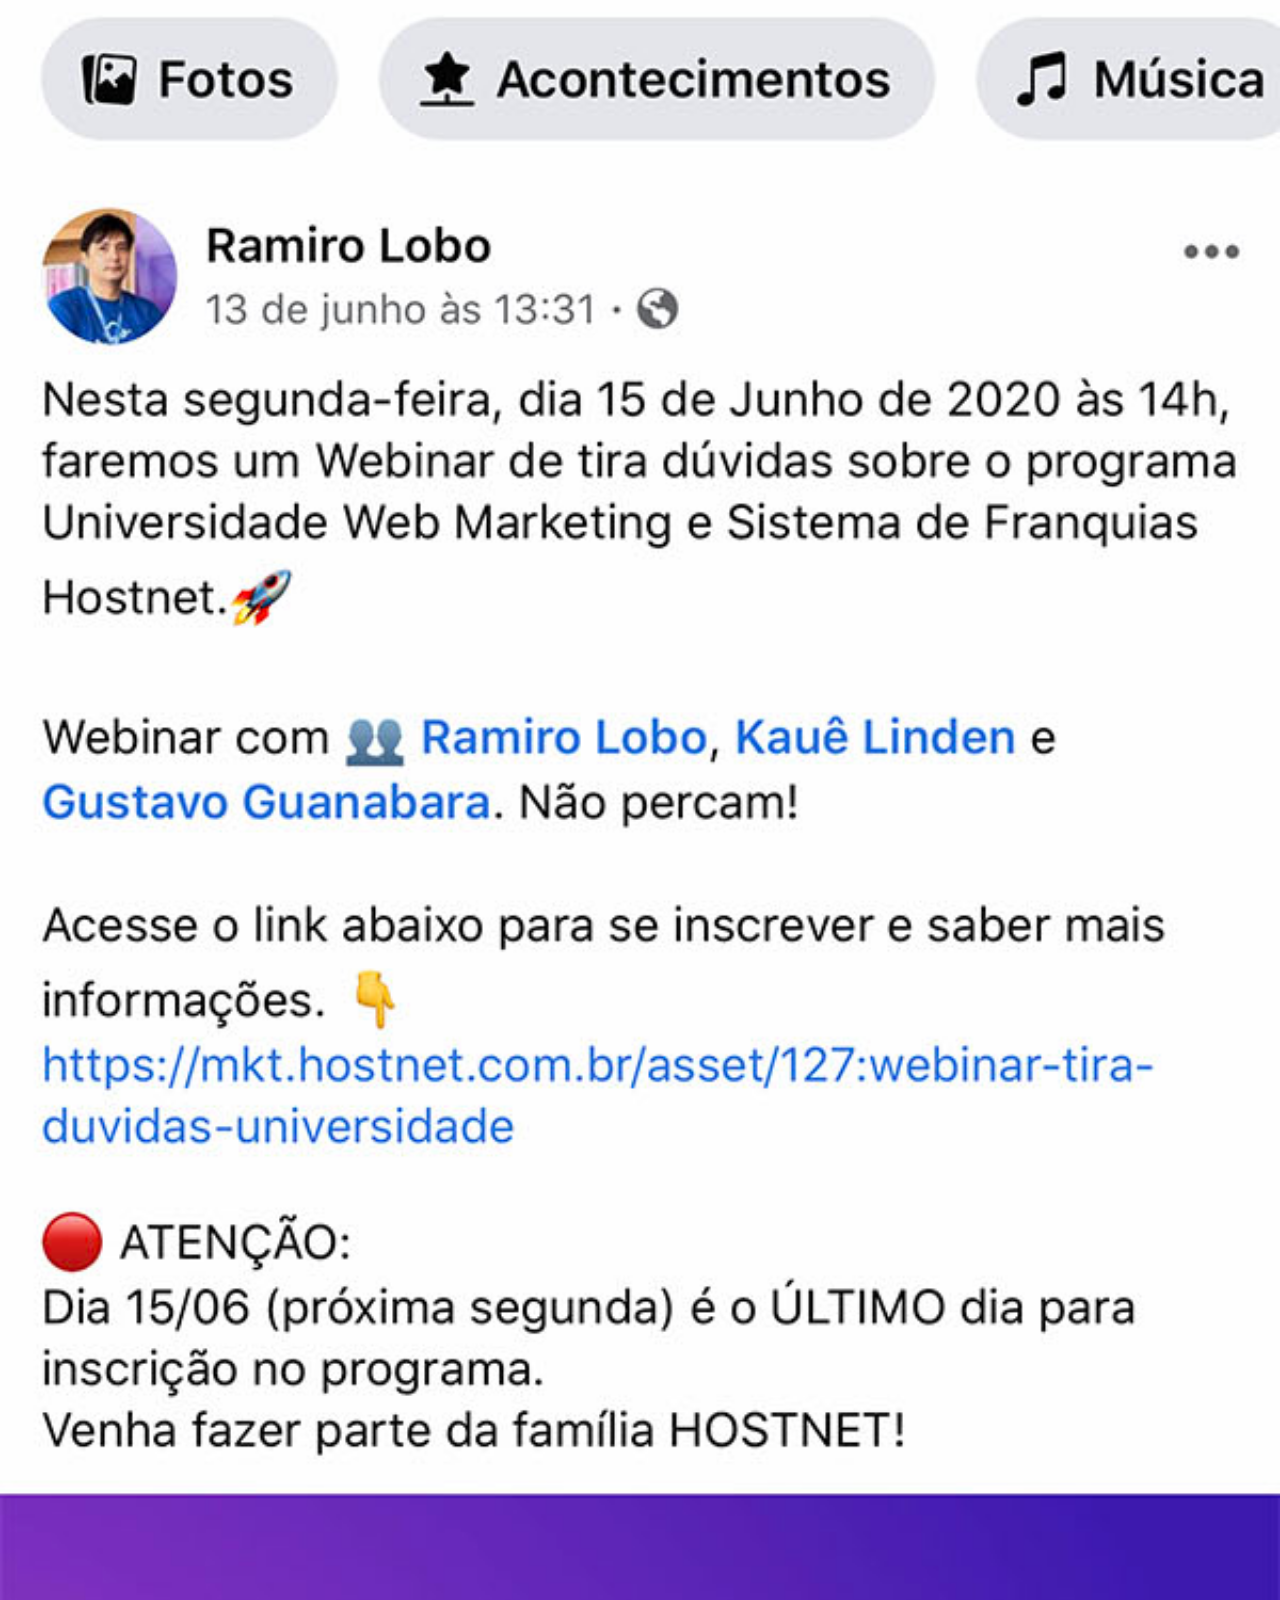
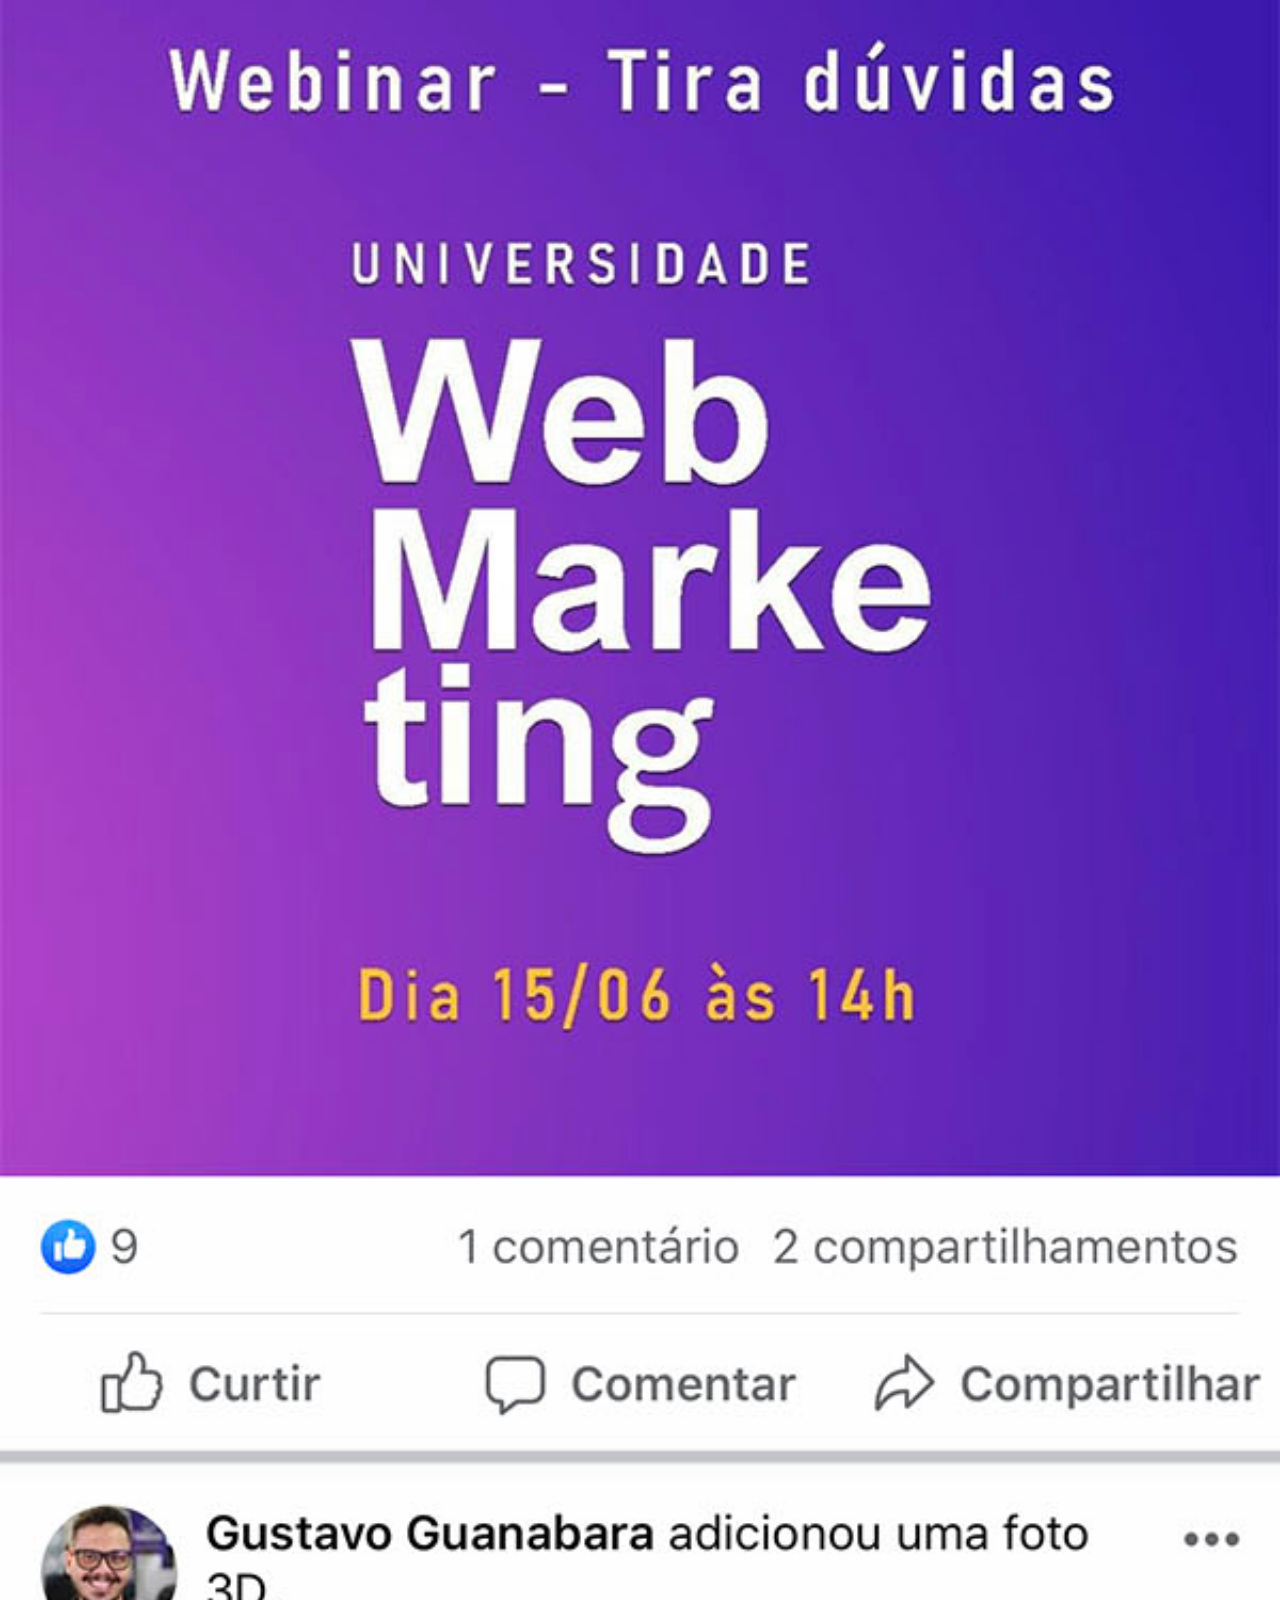
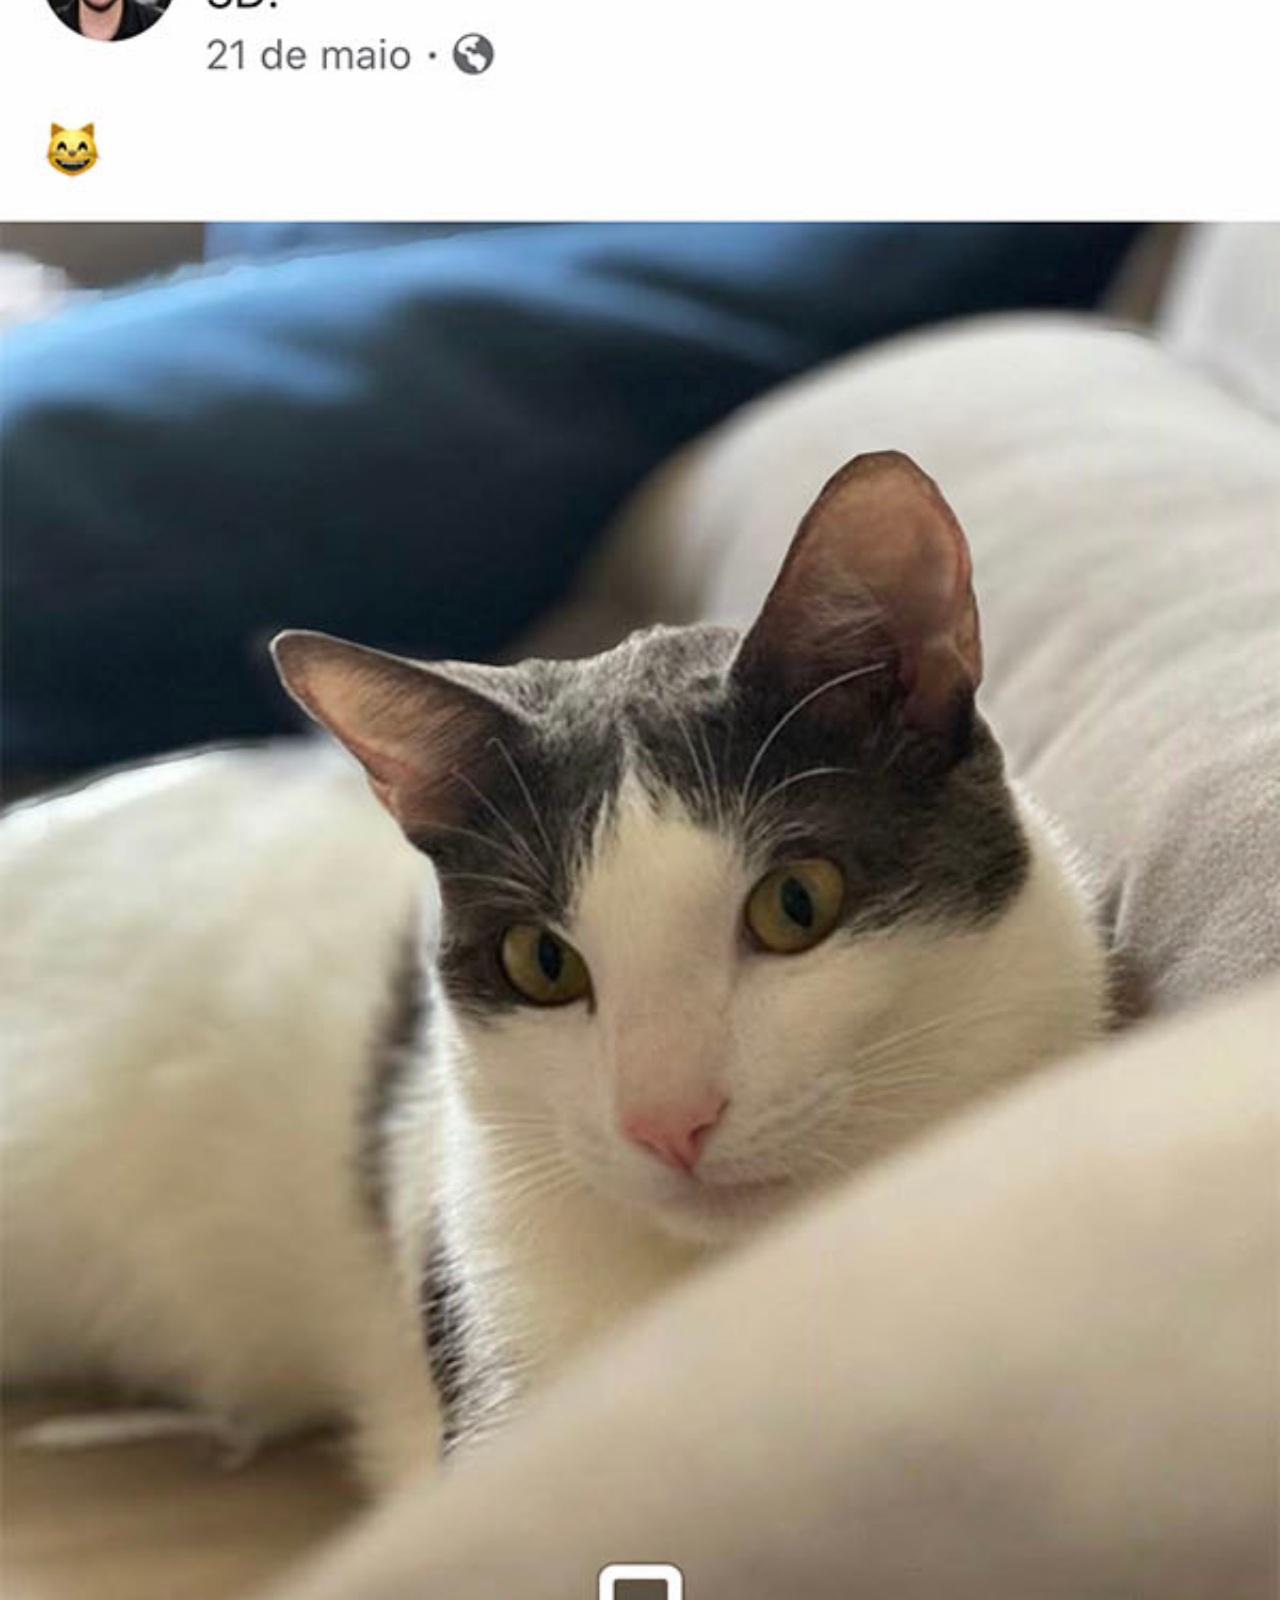
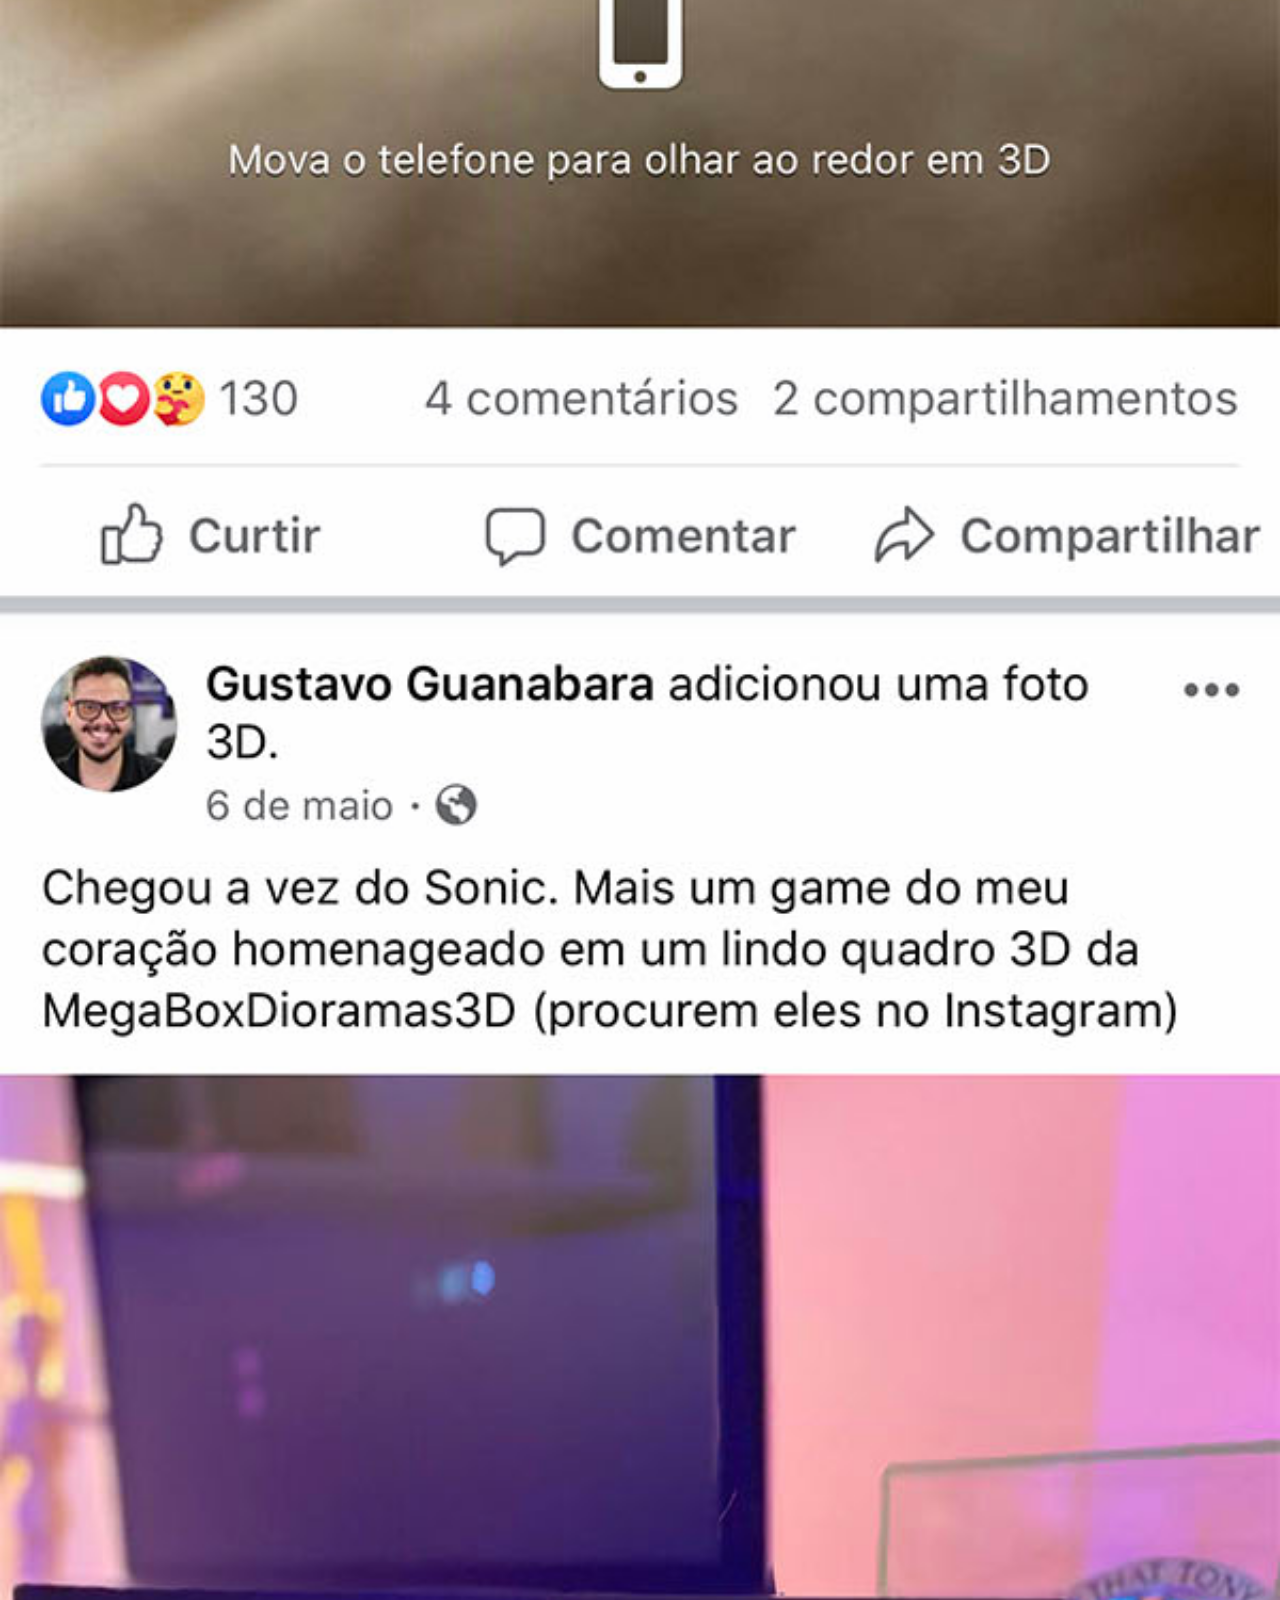
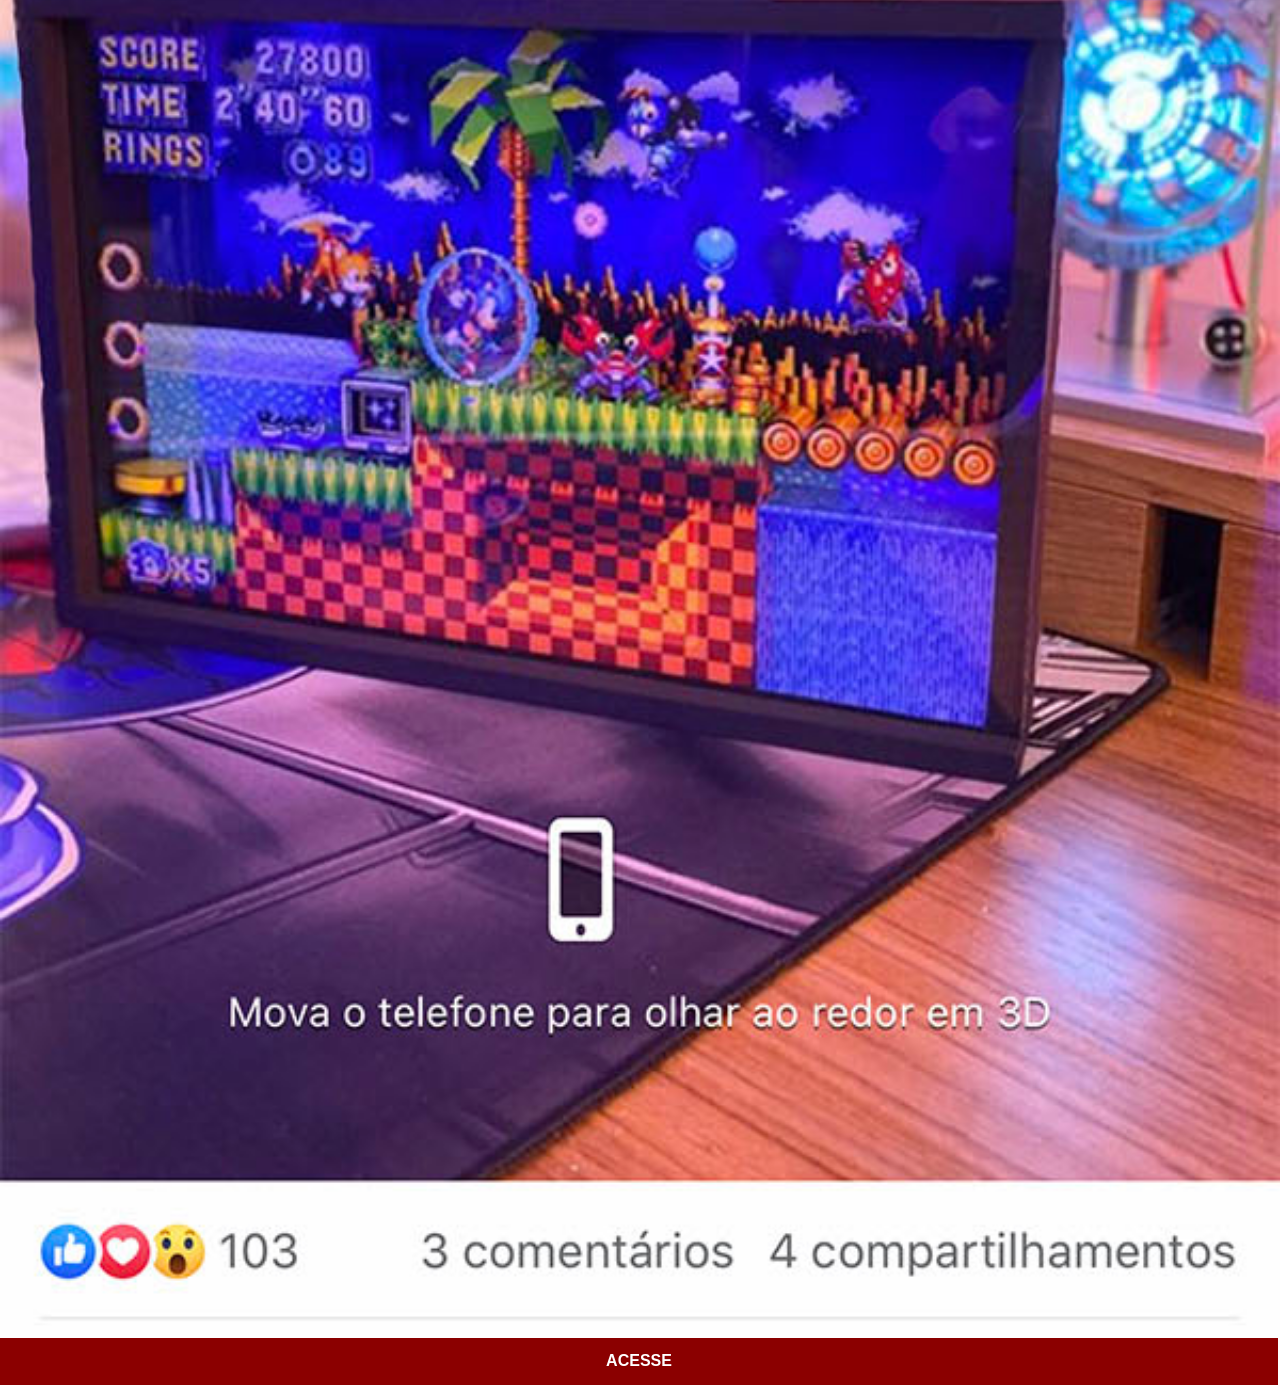
<file: pagina-basica-exercicio4/facebook.html>
<!DOCTYPE html>
<html lang="pt-br">
<head>
    <meta charset="UTF-8">
    <meta name="viewport" content="width=device-width, initial-scale=1.0">
    <title>Facebook</title>
    <link rel="stylesheet" href="estilos/social.css">
</head>
<body>
    <img src="imagens/tela-facebook.jpg" alt="Facebook">
    <a href="https://github.com/joaovitsnts" target="_blank">ACESSE</a>
</body>
</html>
</file>
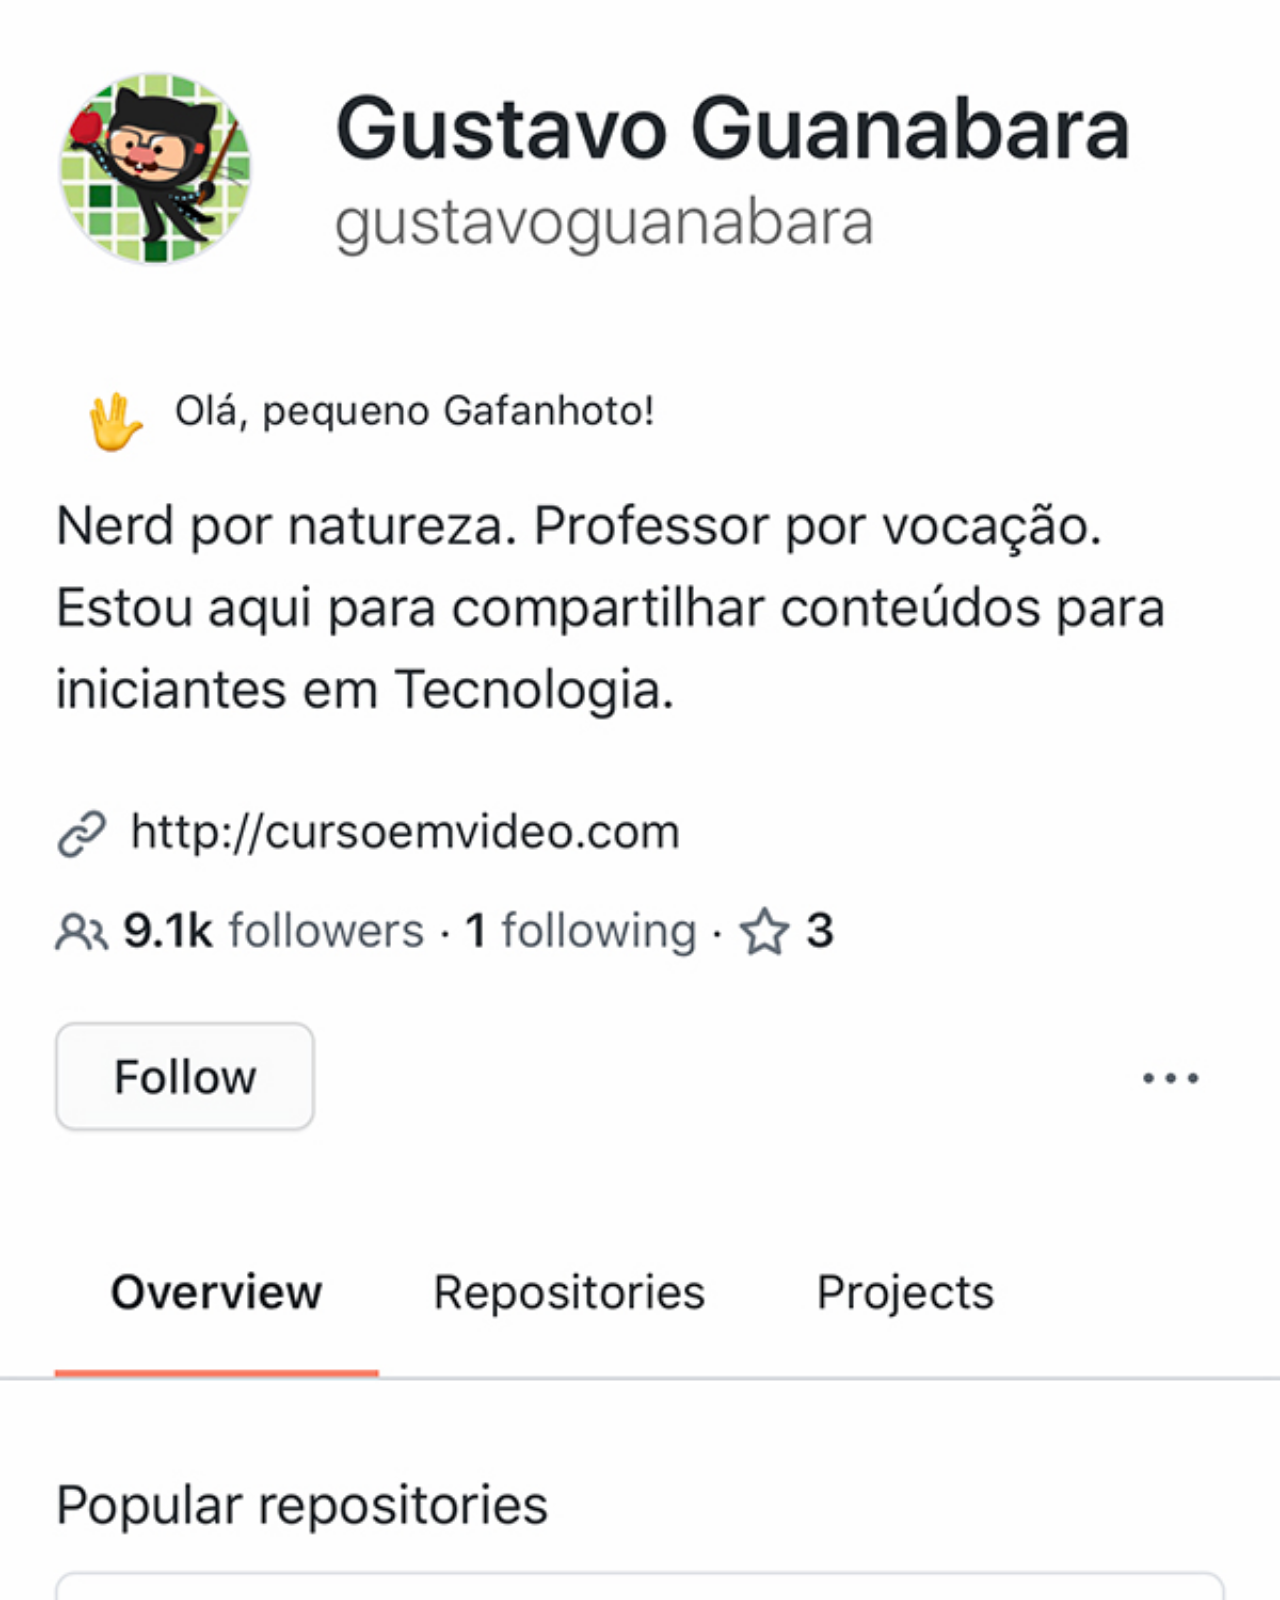
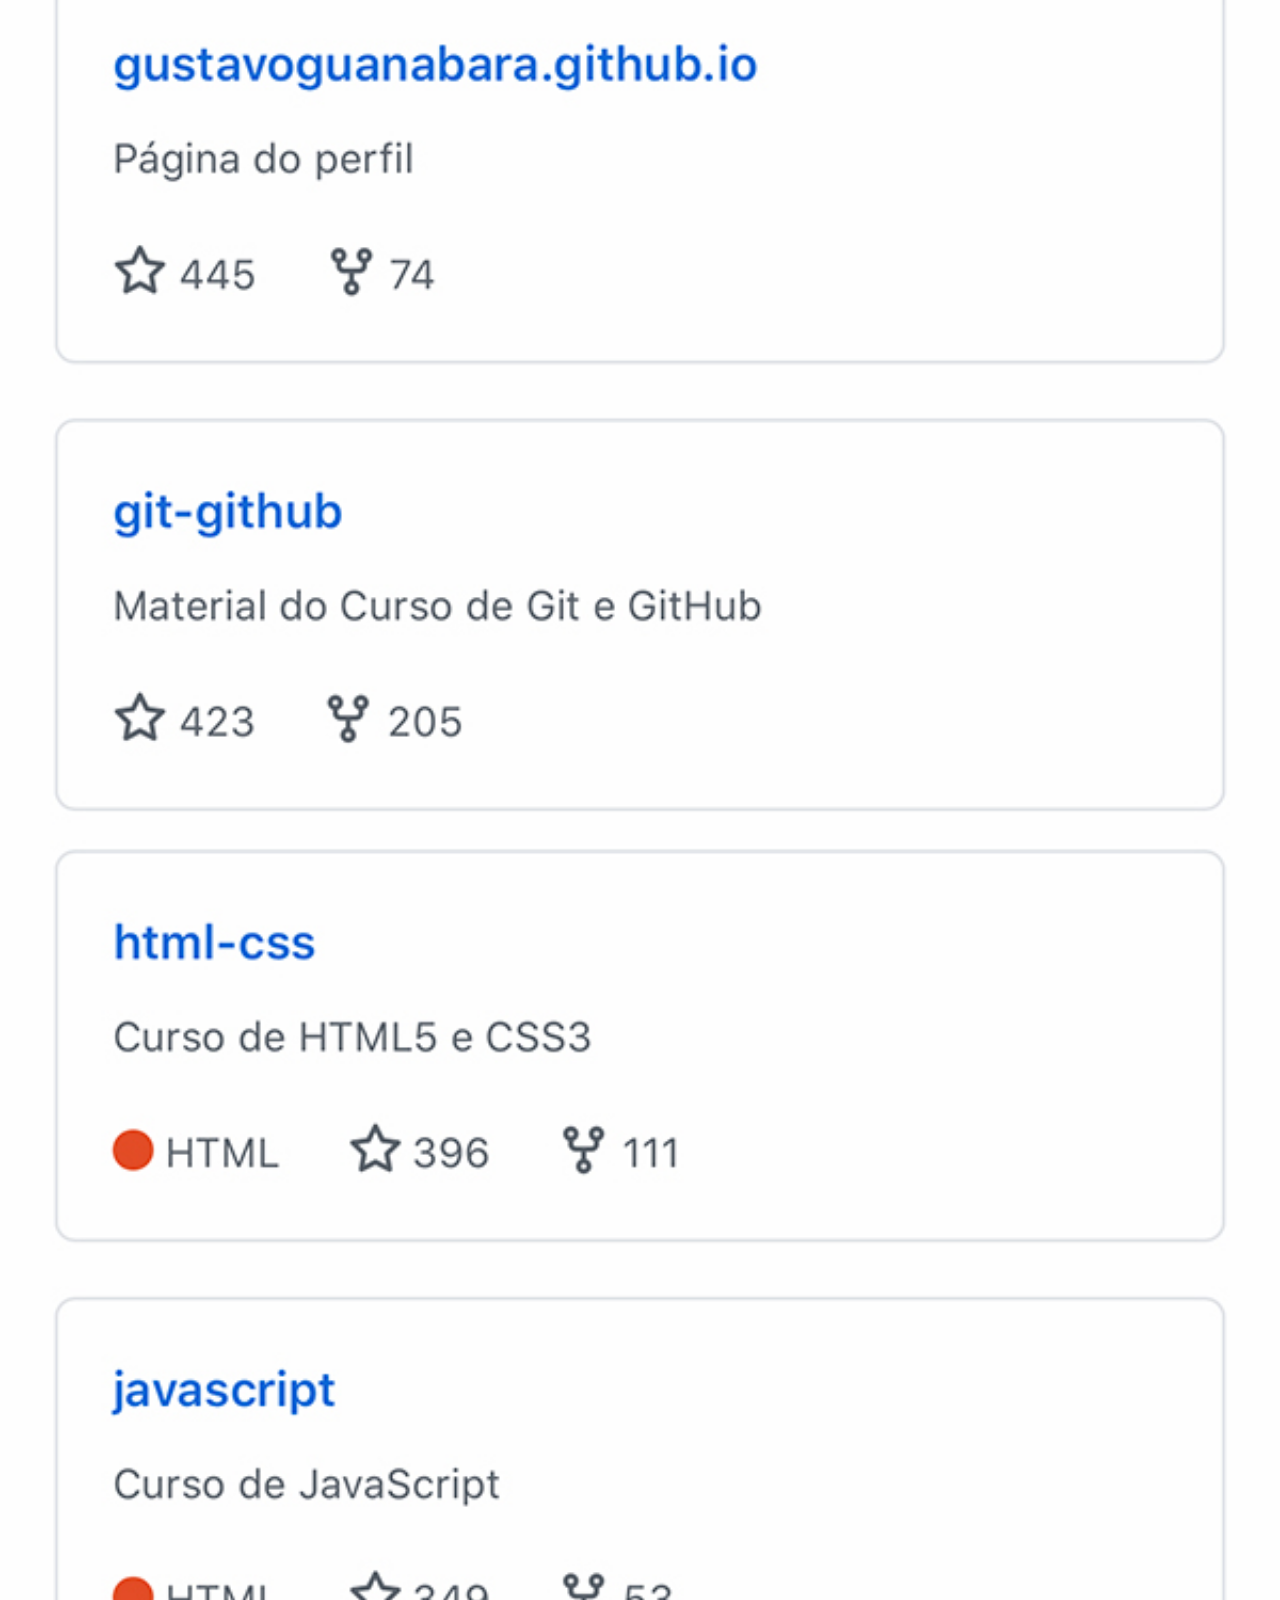
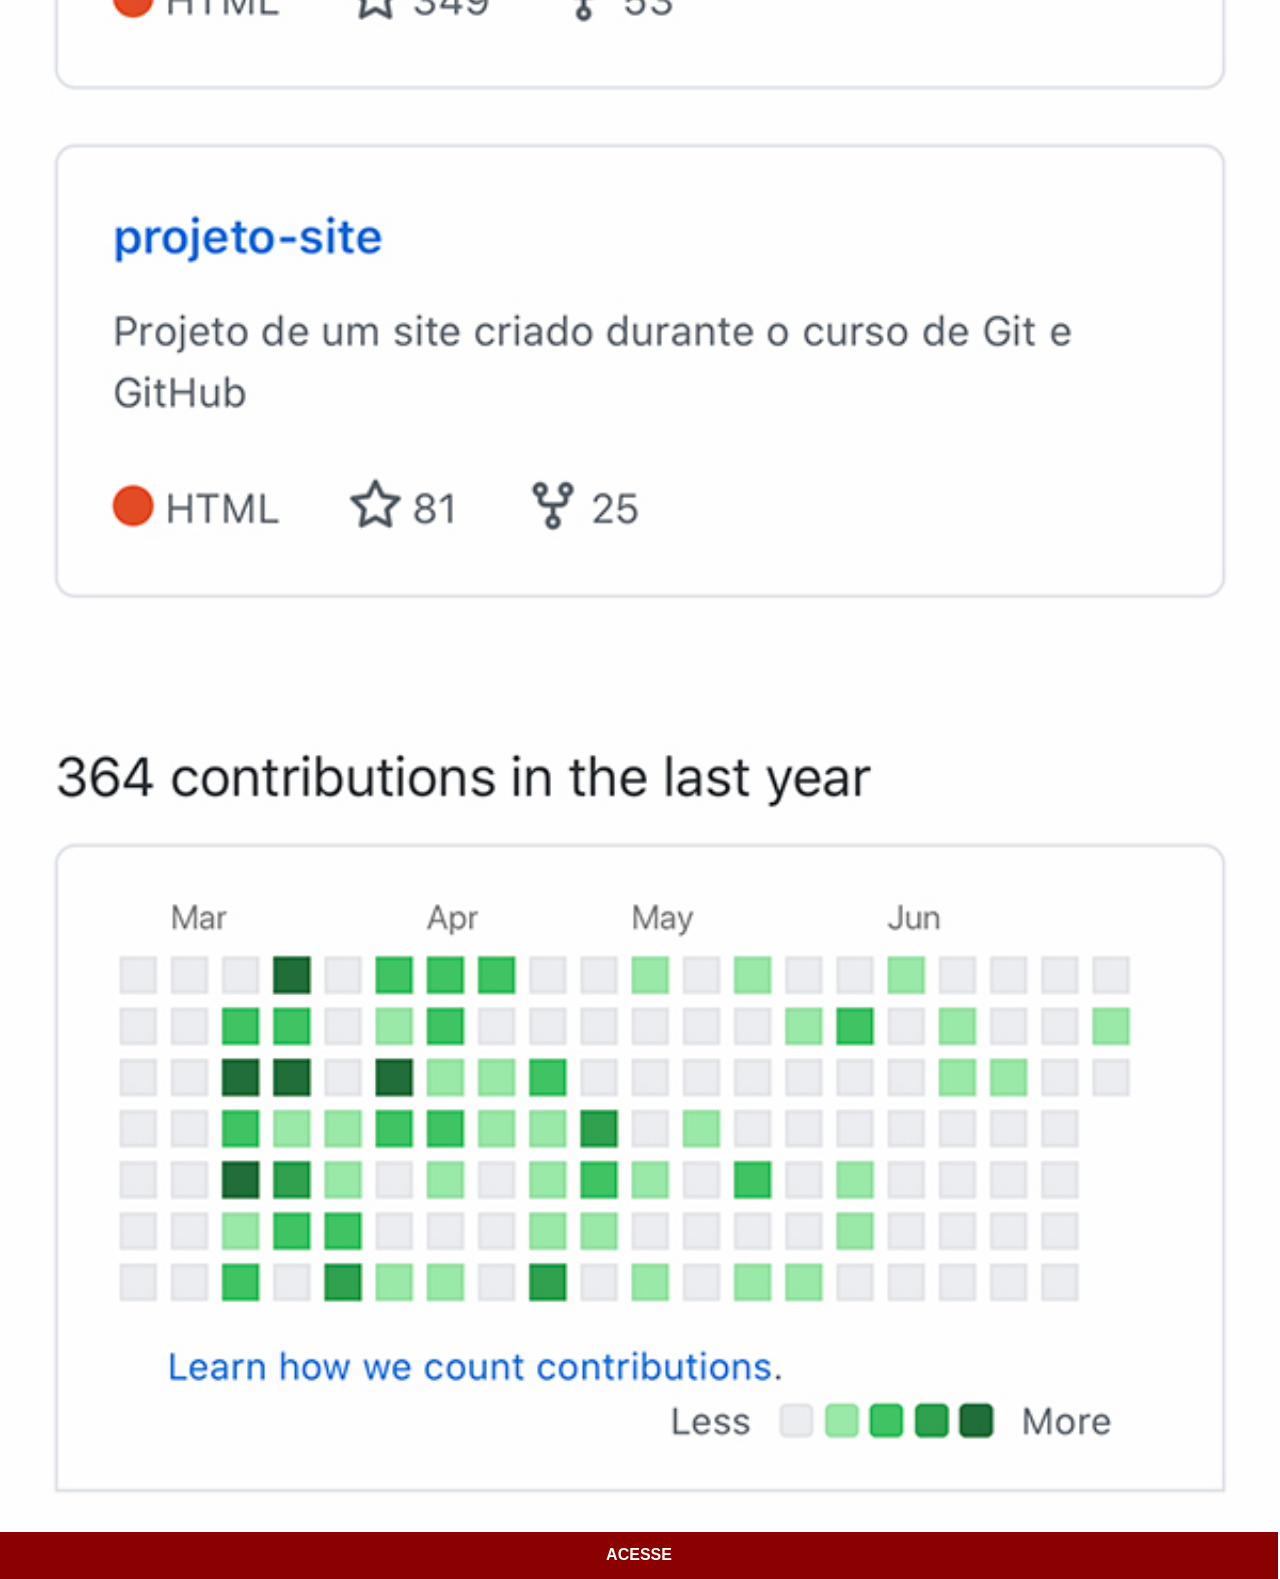
<file: pagina-basica-exercicio4/github.html>
<!DOCTYPE html>
<html lang="pt-br">
<head>
    <meta charset="UTF-8">
    <meta name="viewport" content="width=device-width, initial-scale=1.0">
    <title>GitHub</title>
    <link rel="stylesheet" href="estilos/social.css">
</head>
<body>
    <img src="imagens/tela-github.jpg" alt="GitHub">
    <a href="https://github.com/joaovitsnts" target="_blank">ACESSE</a>
</body>
</html>
</file>
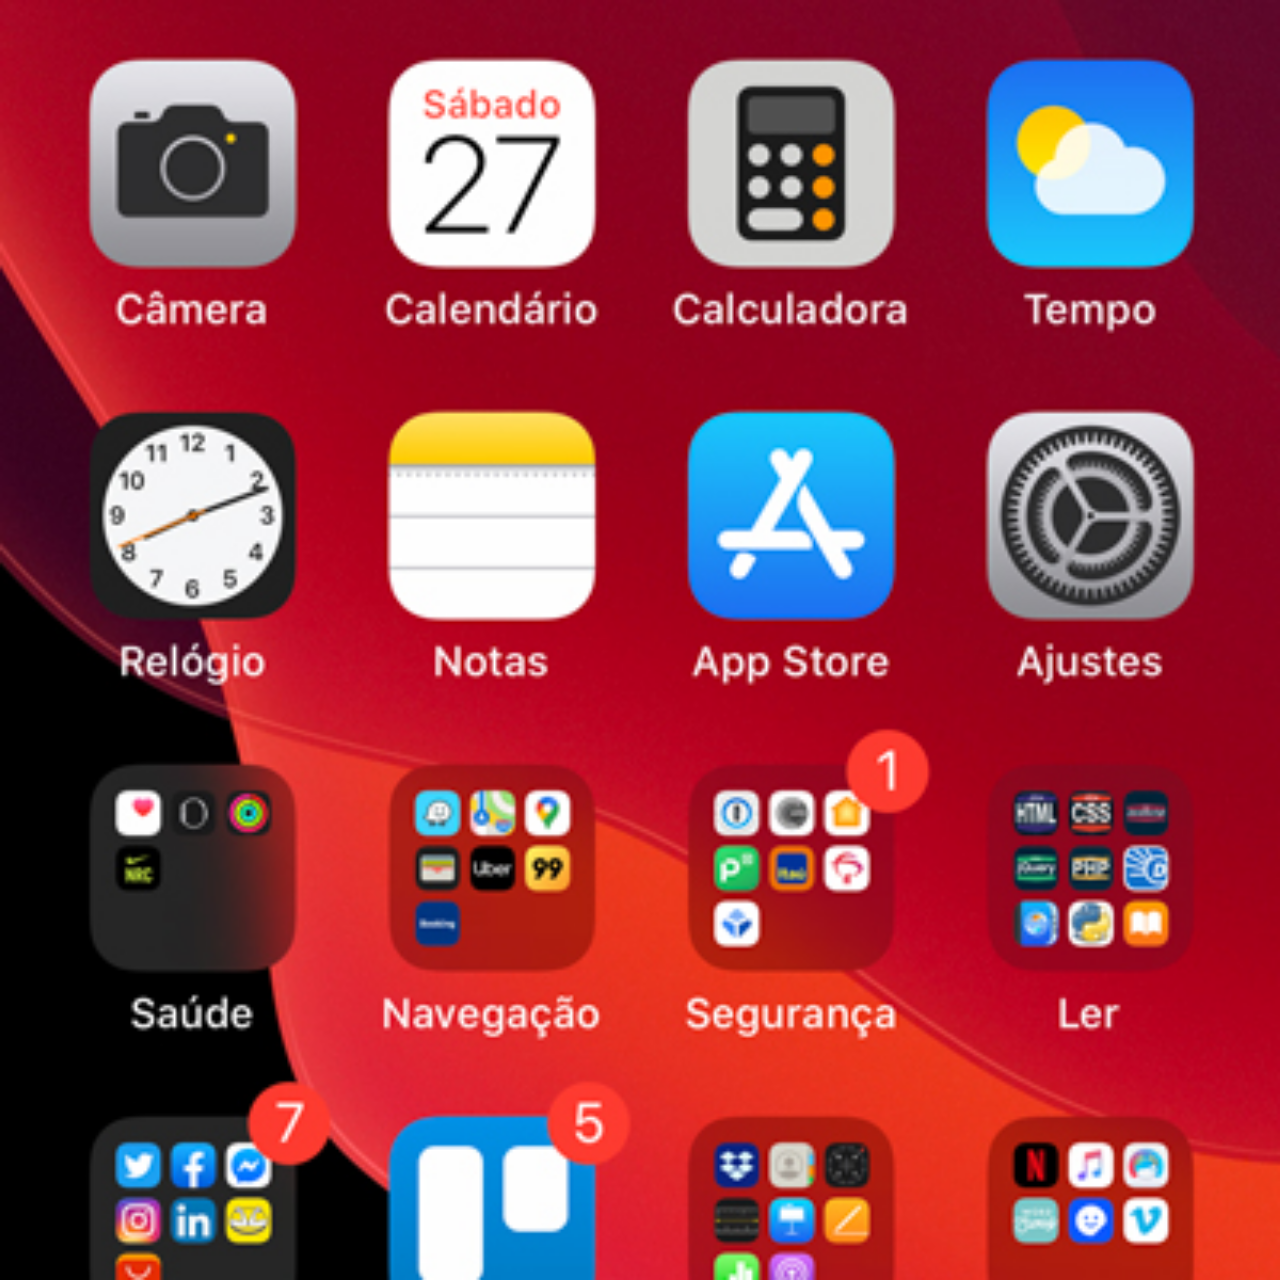
<file: pagina-basica-exercicio4/home.html>
<!DOCTYPE html>
<html lang="pt-br">
<head>
    <meta charset="UTF-8">
    <meta name="viewport" content="width=device-width, initial-scale=1.0">
    <title>Home</title>
</head>

    <style>

    * {
        margin: 0px;
        padding: 0px;
    }

    body {
        width: 100vw;
        height: 100vw;
        background: black url(imagens/tela-home.jpg) no-repeat top center;
        background-size: cover;
    }
        
    </style>
<body>
    
  
</body>
</html>
</file>
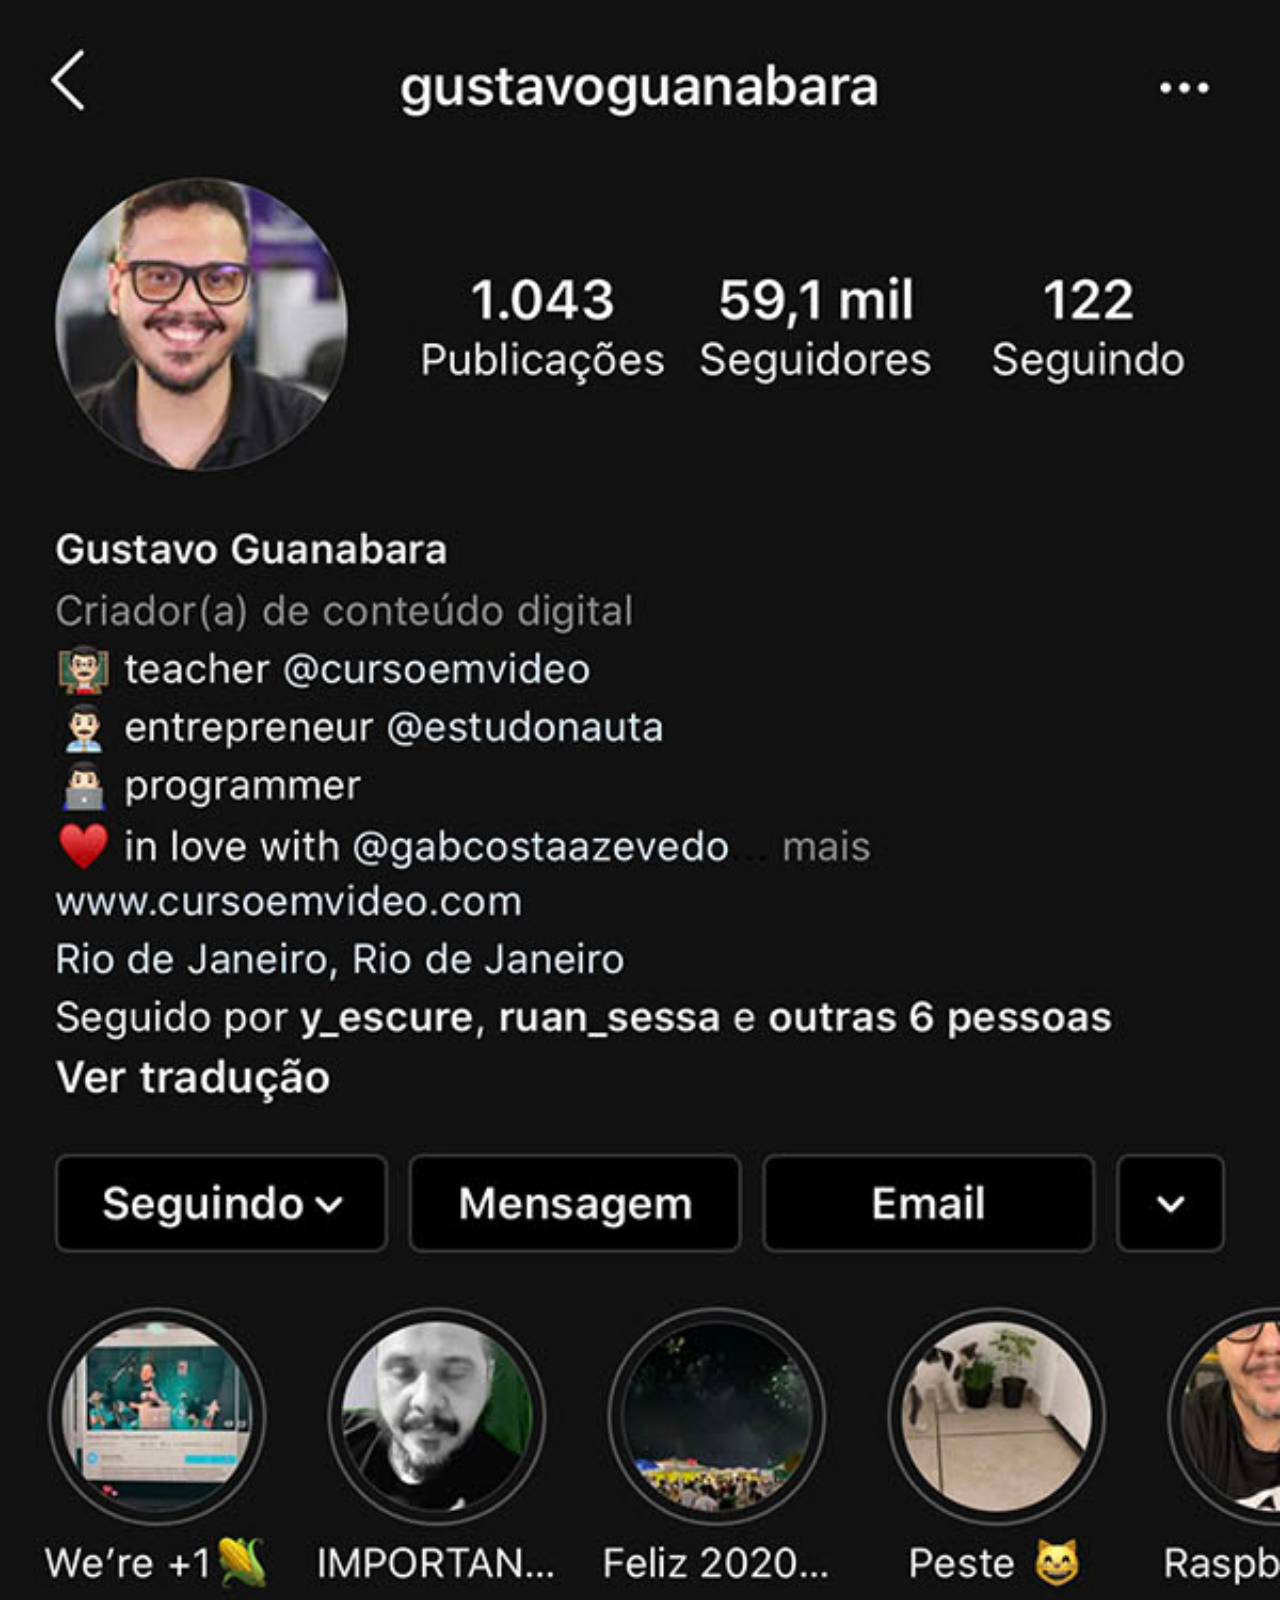
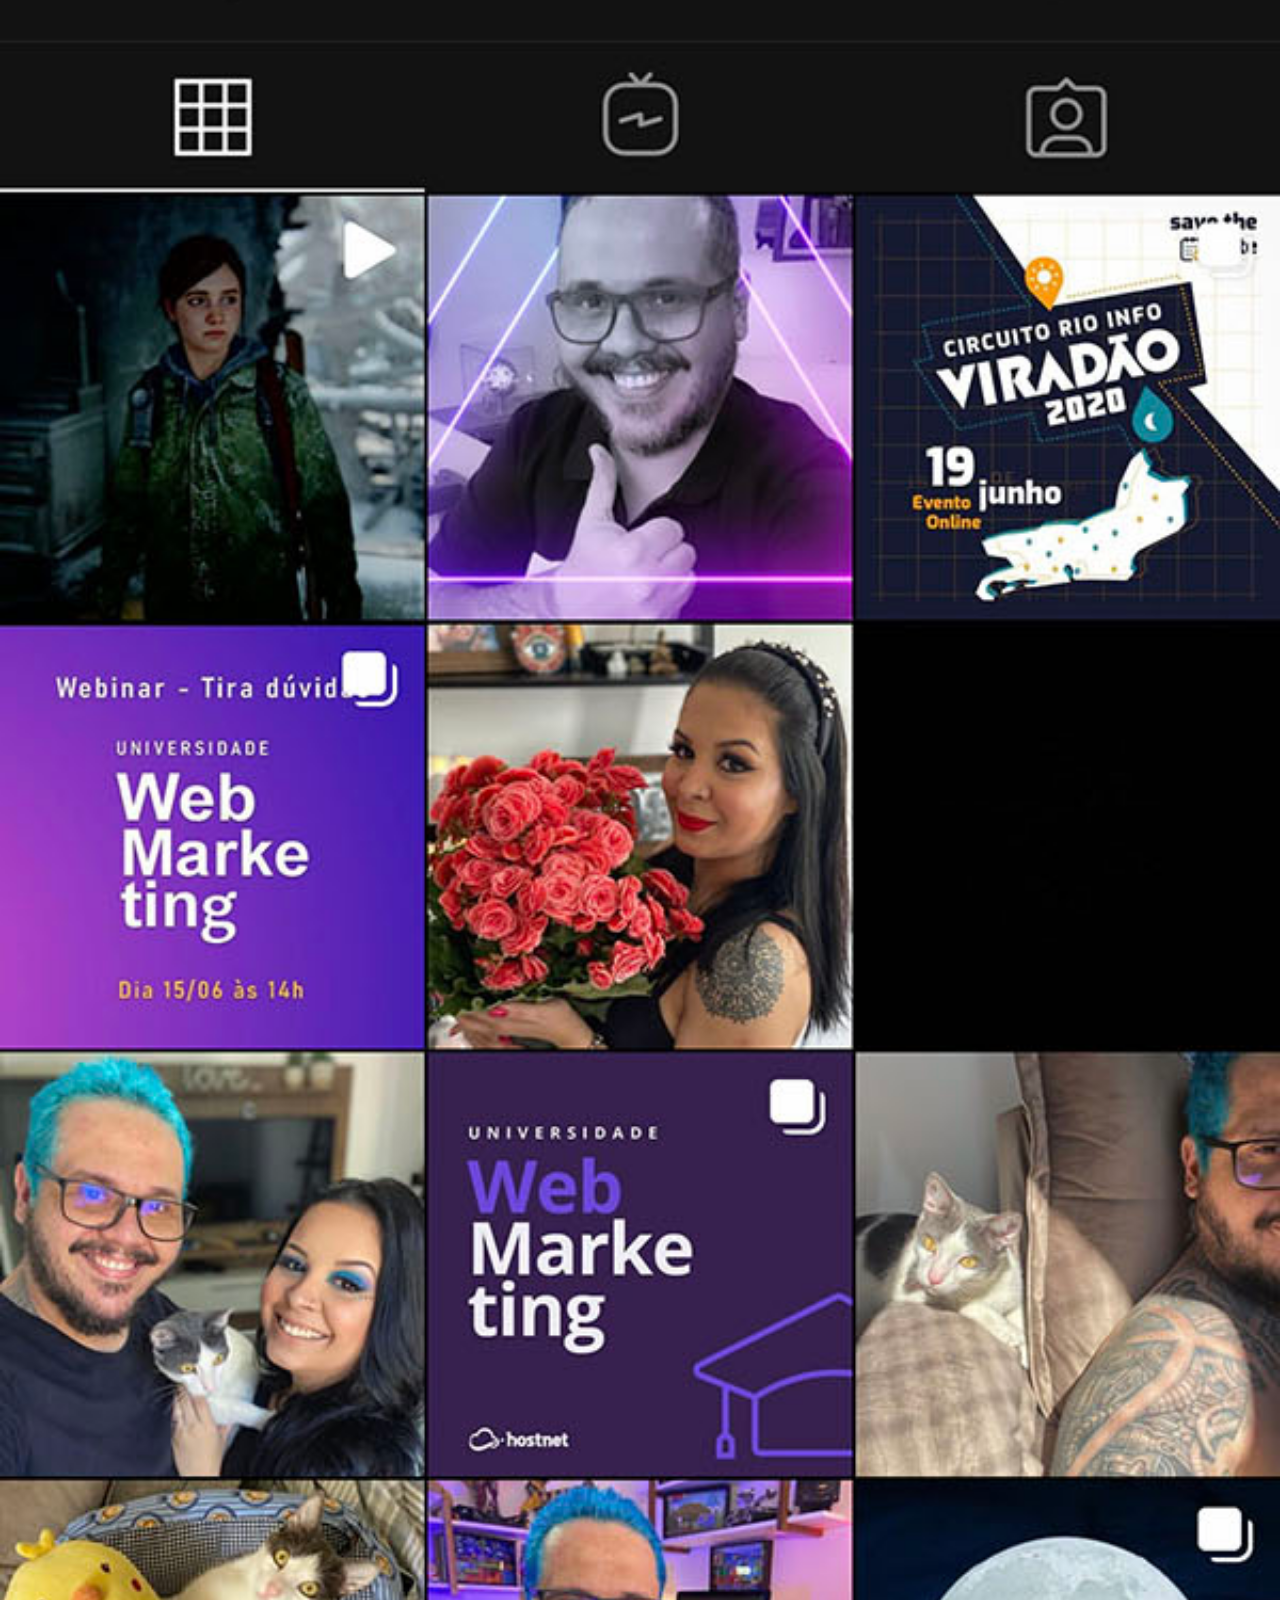
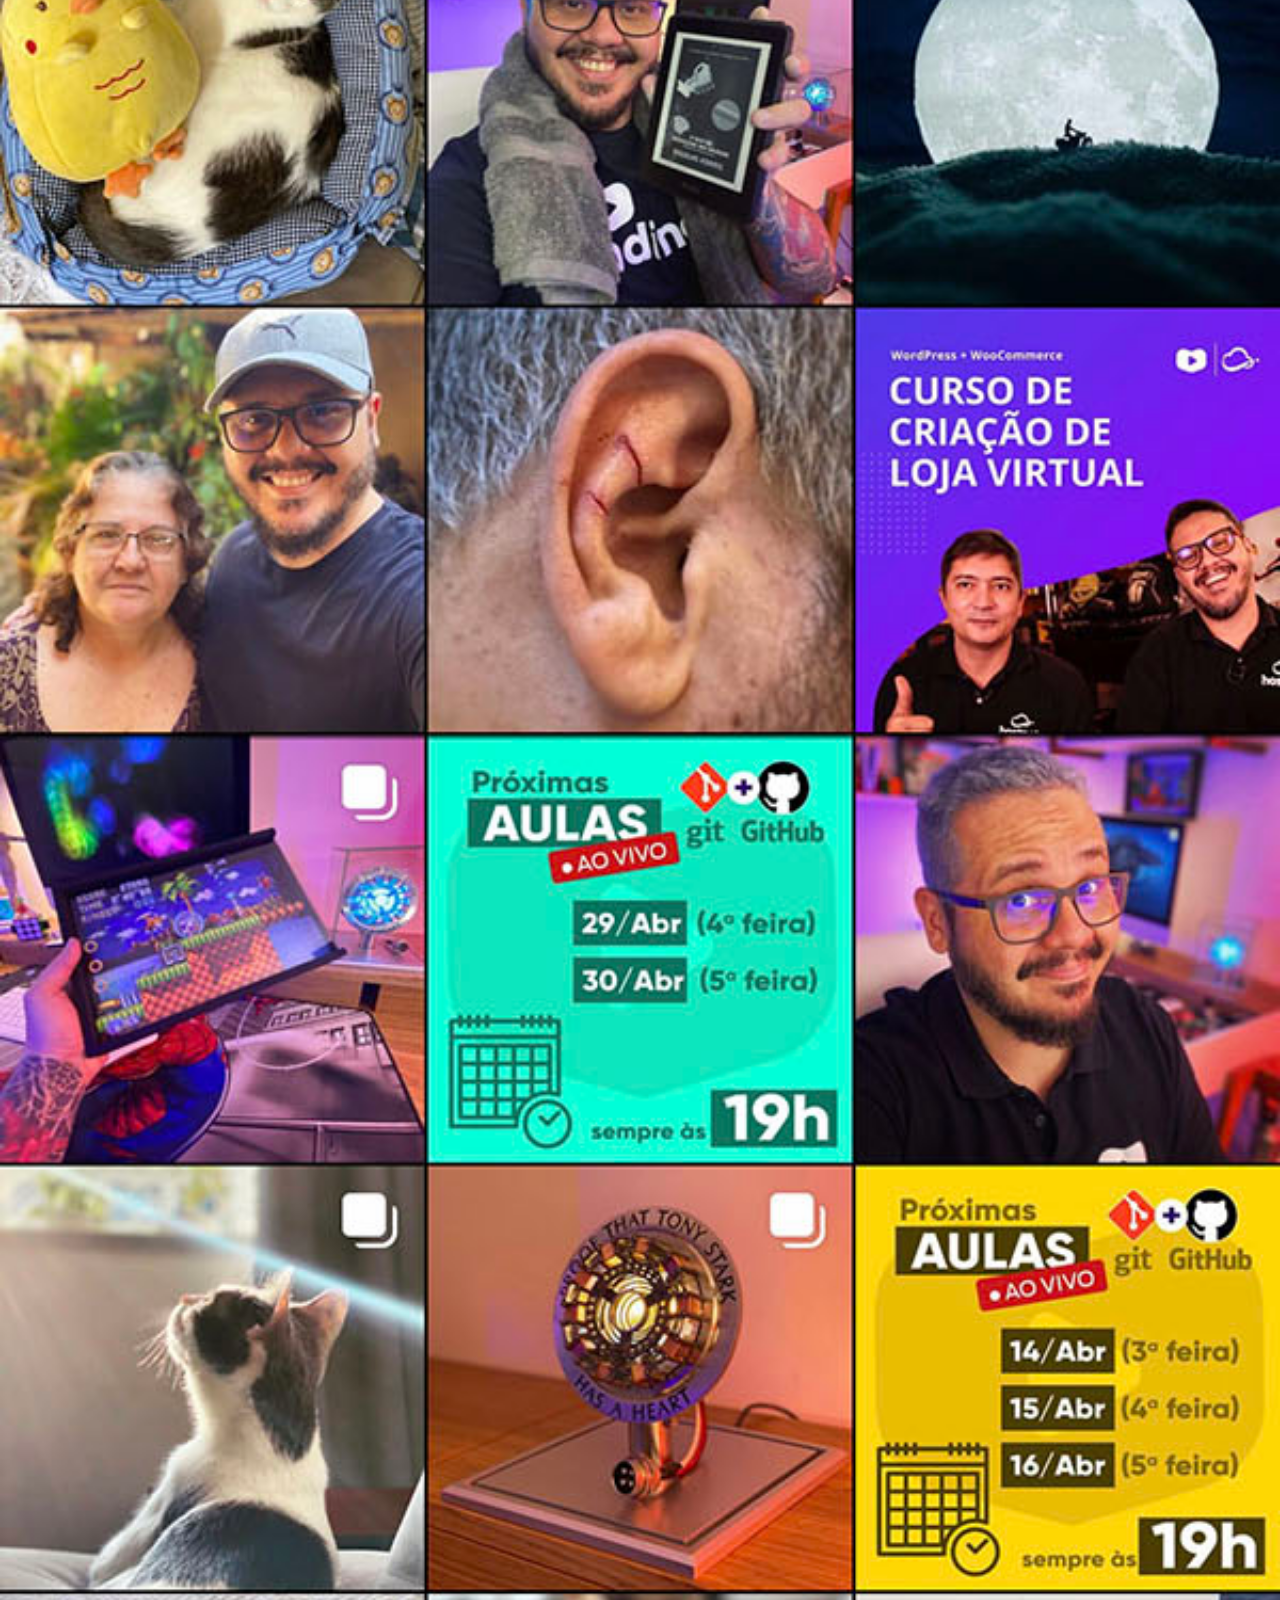
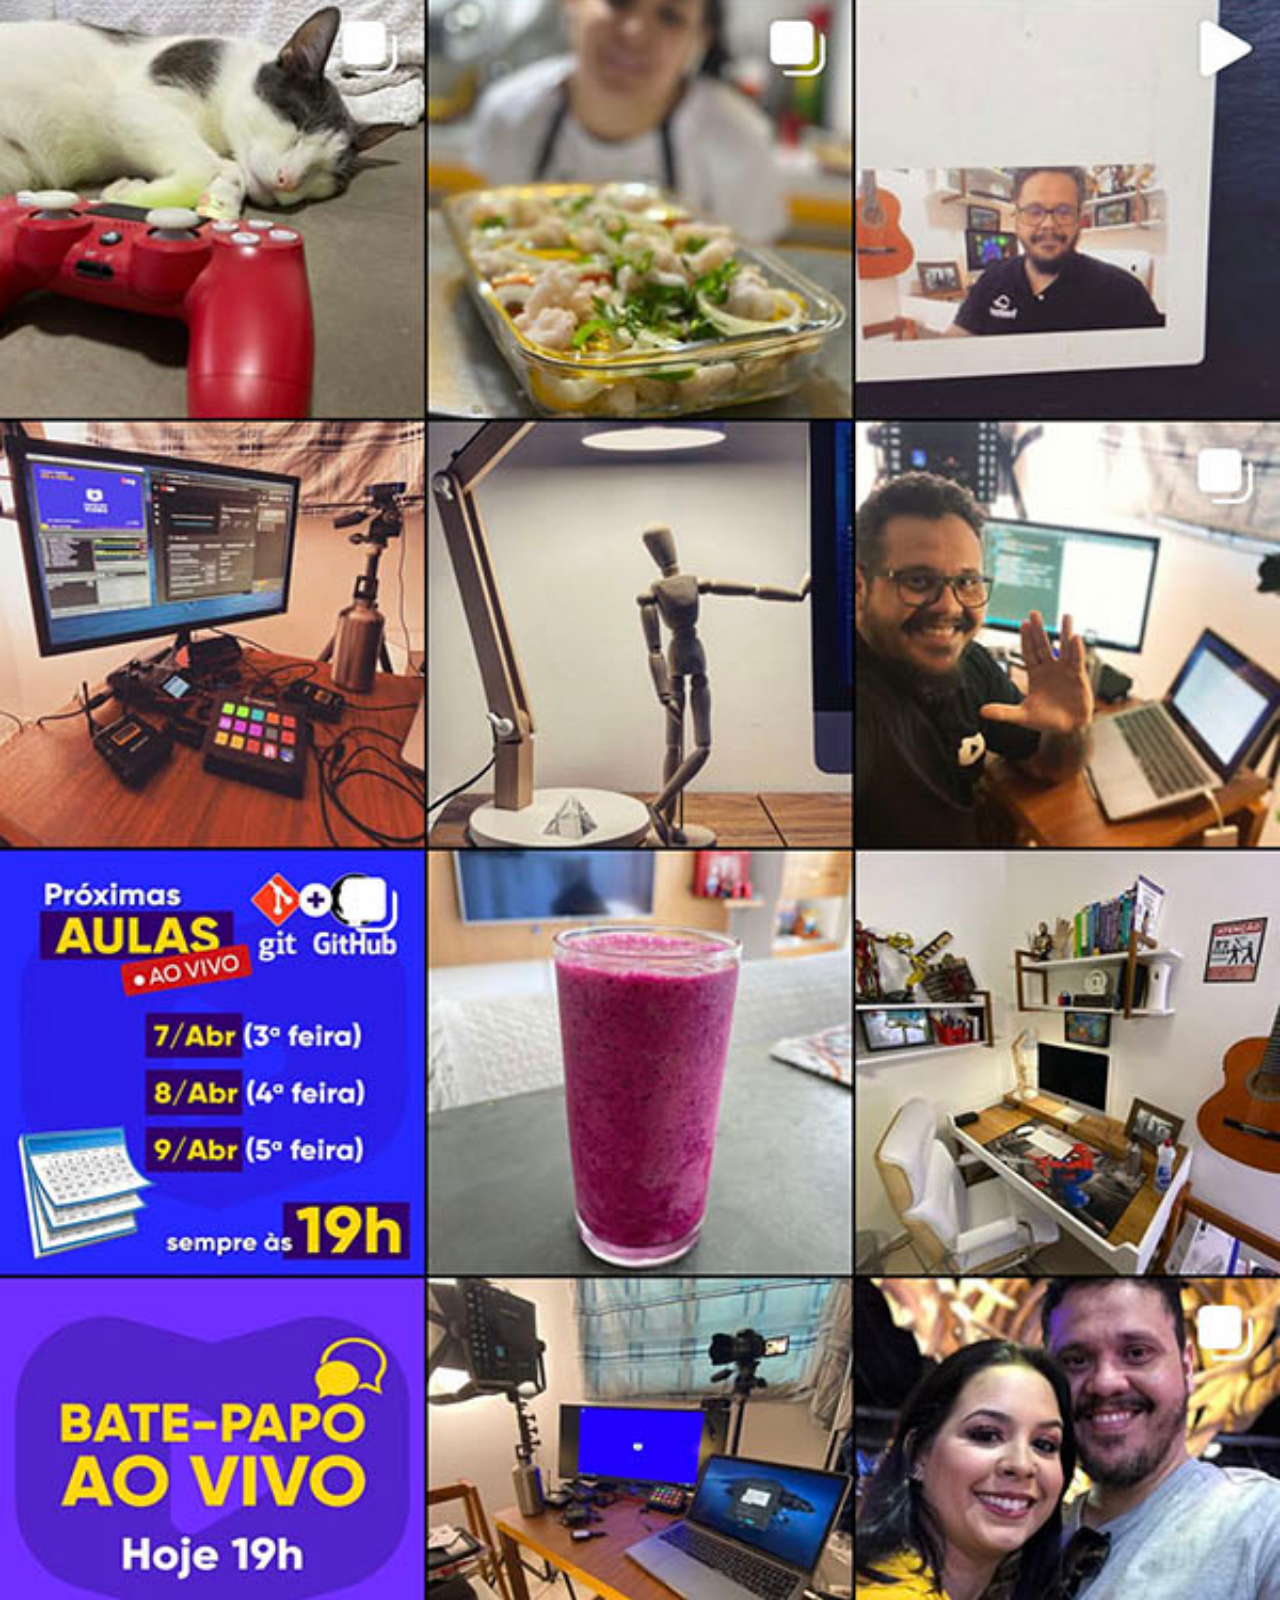
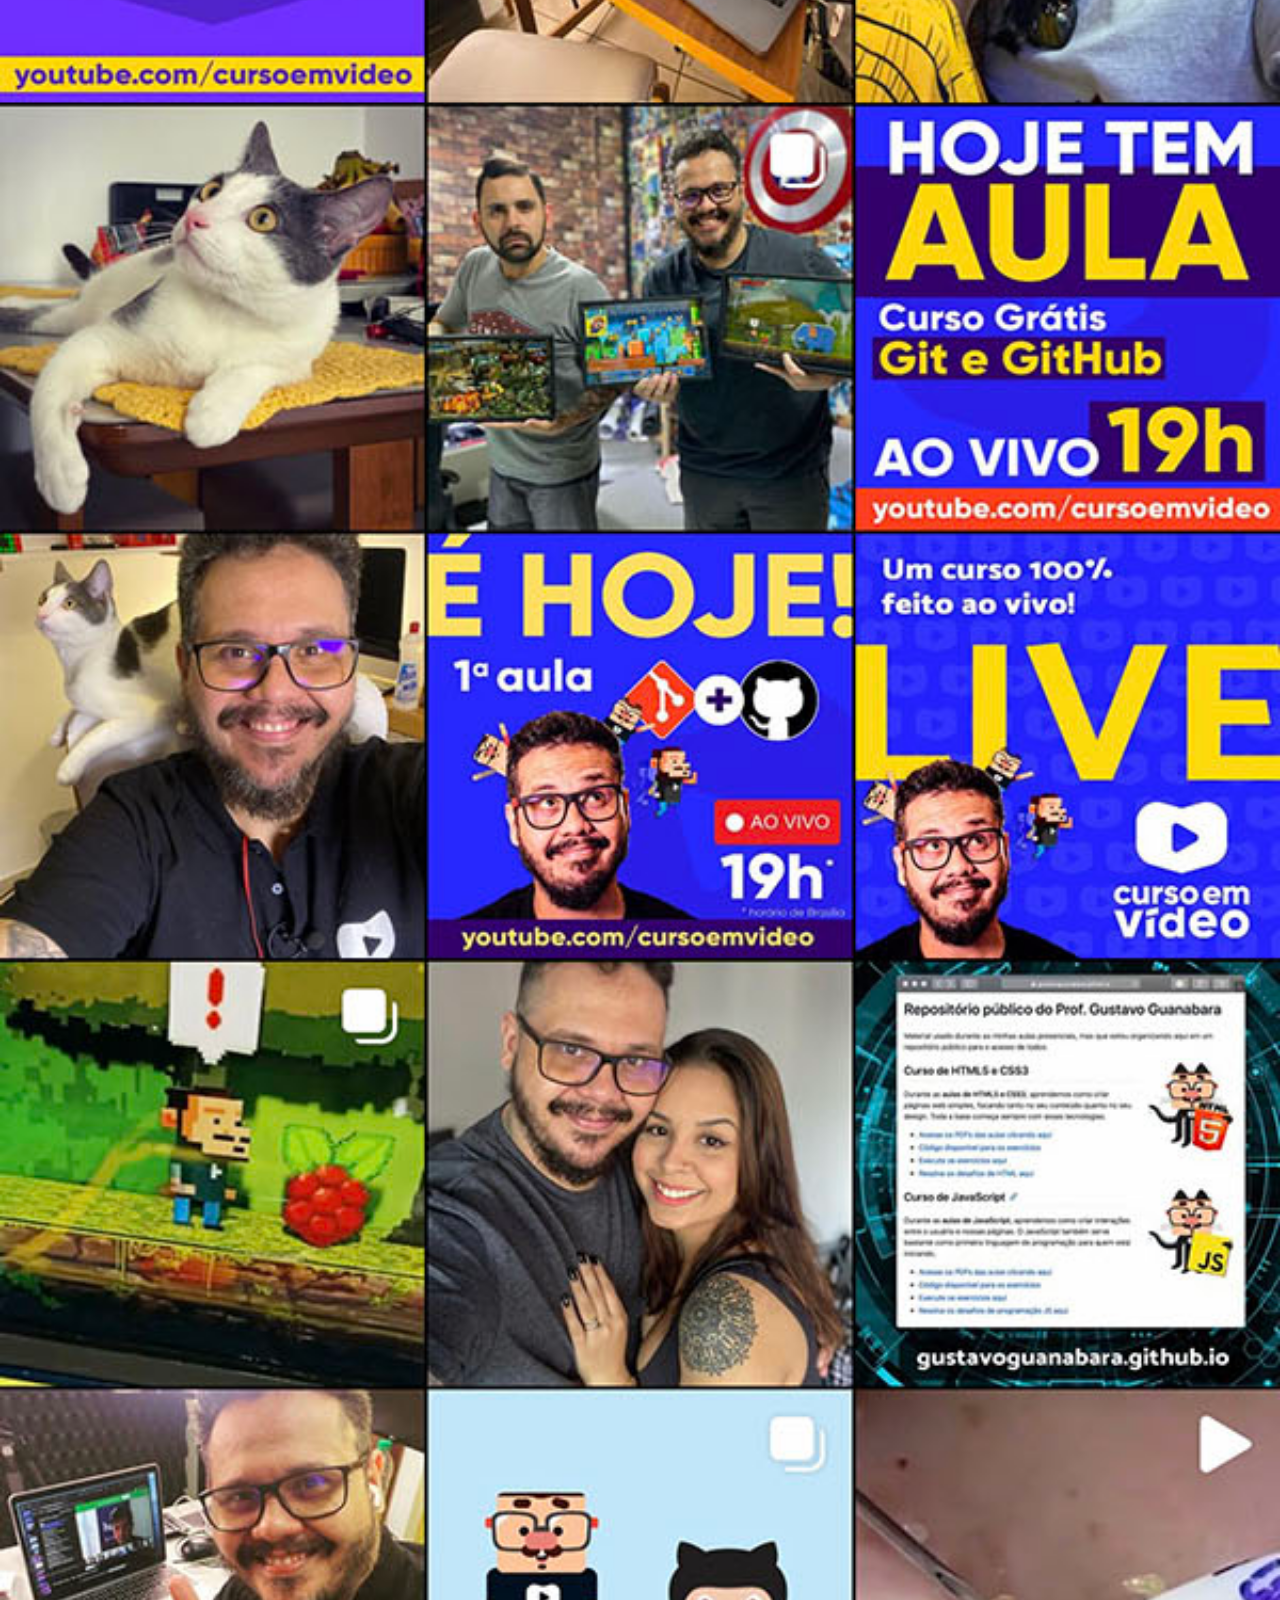
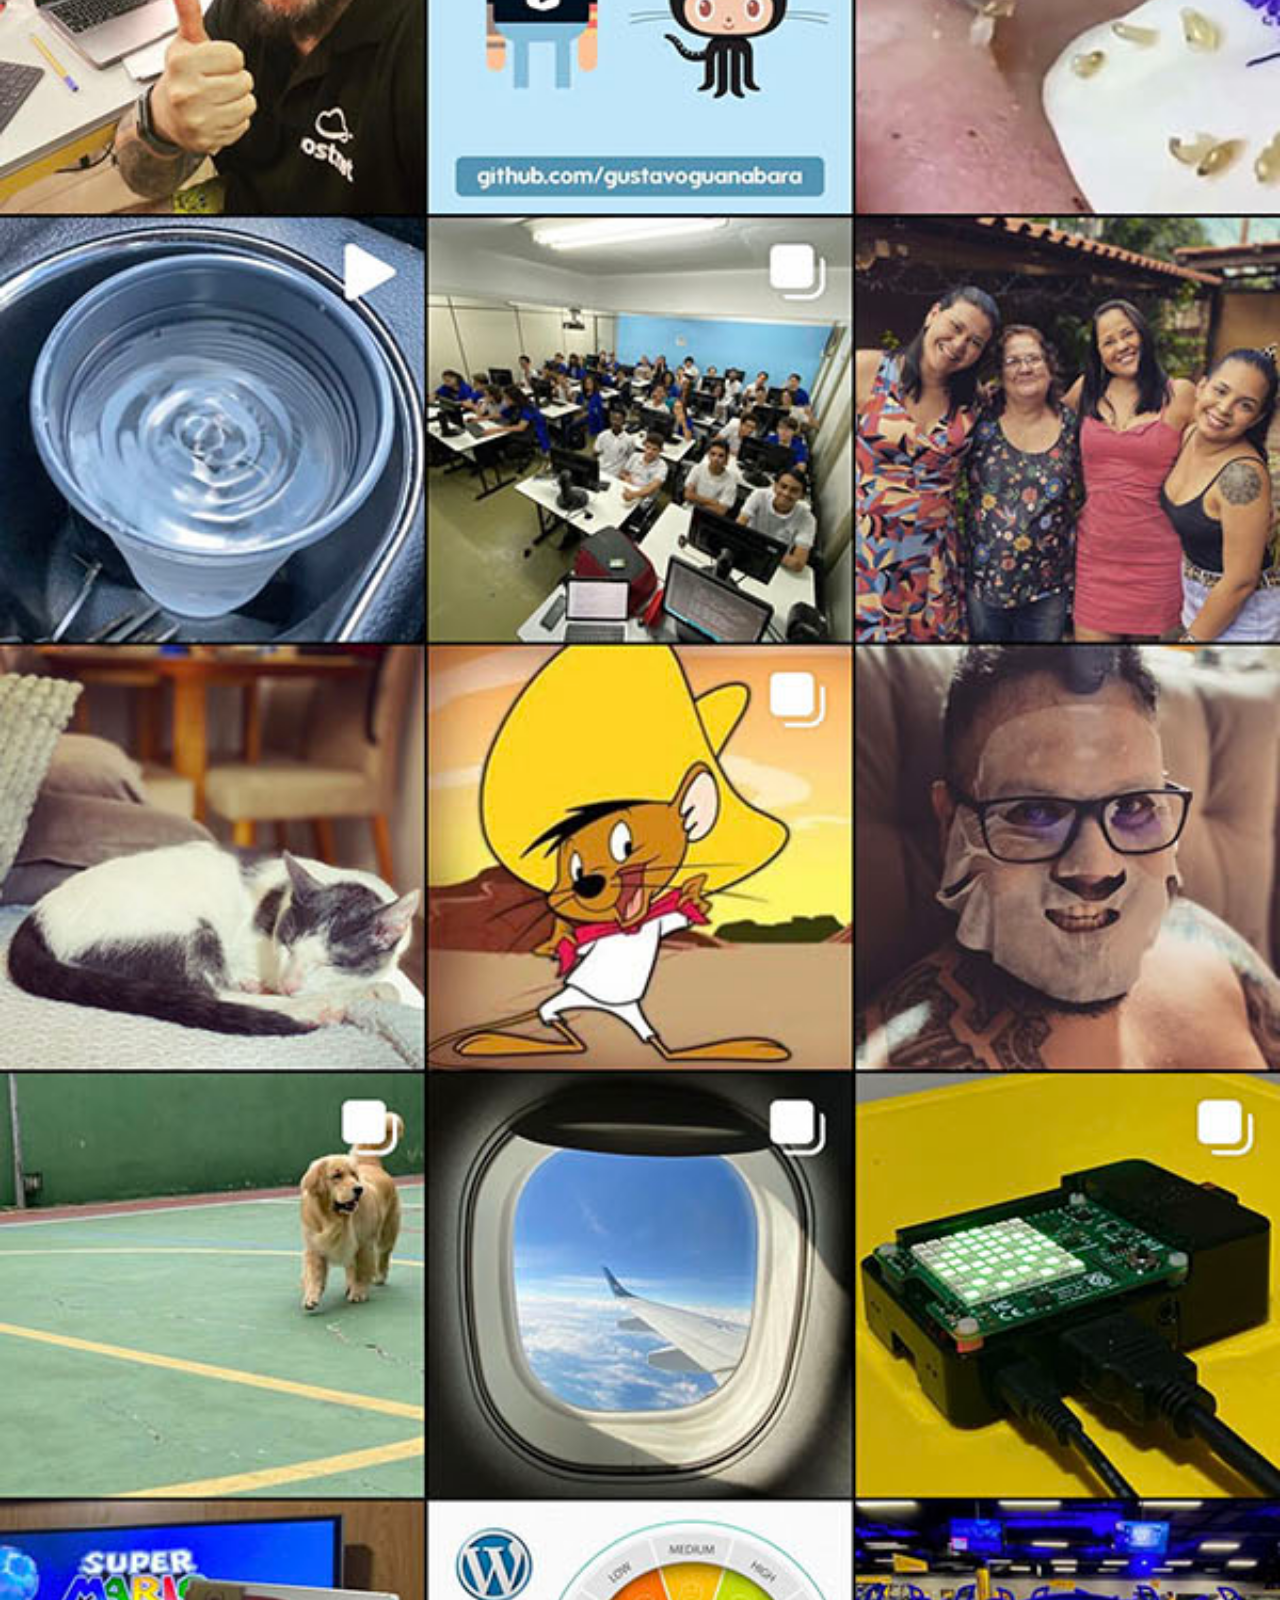
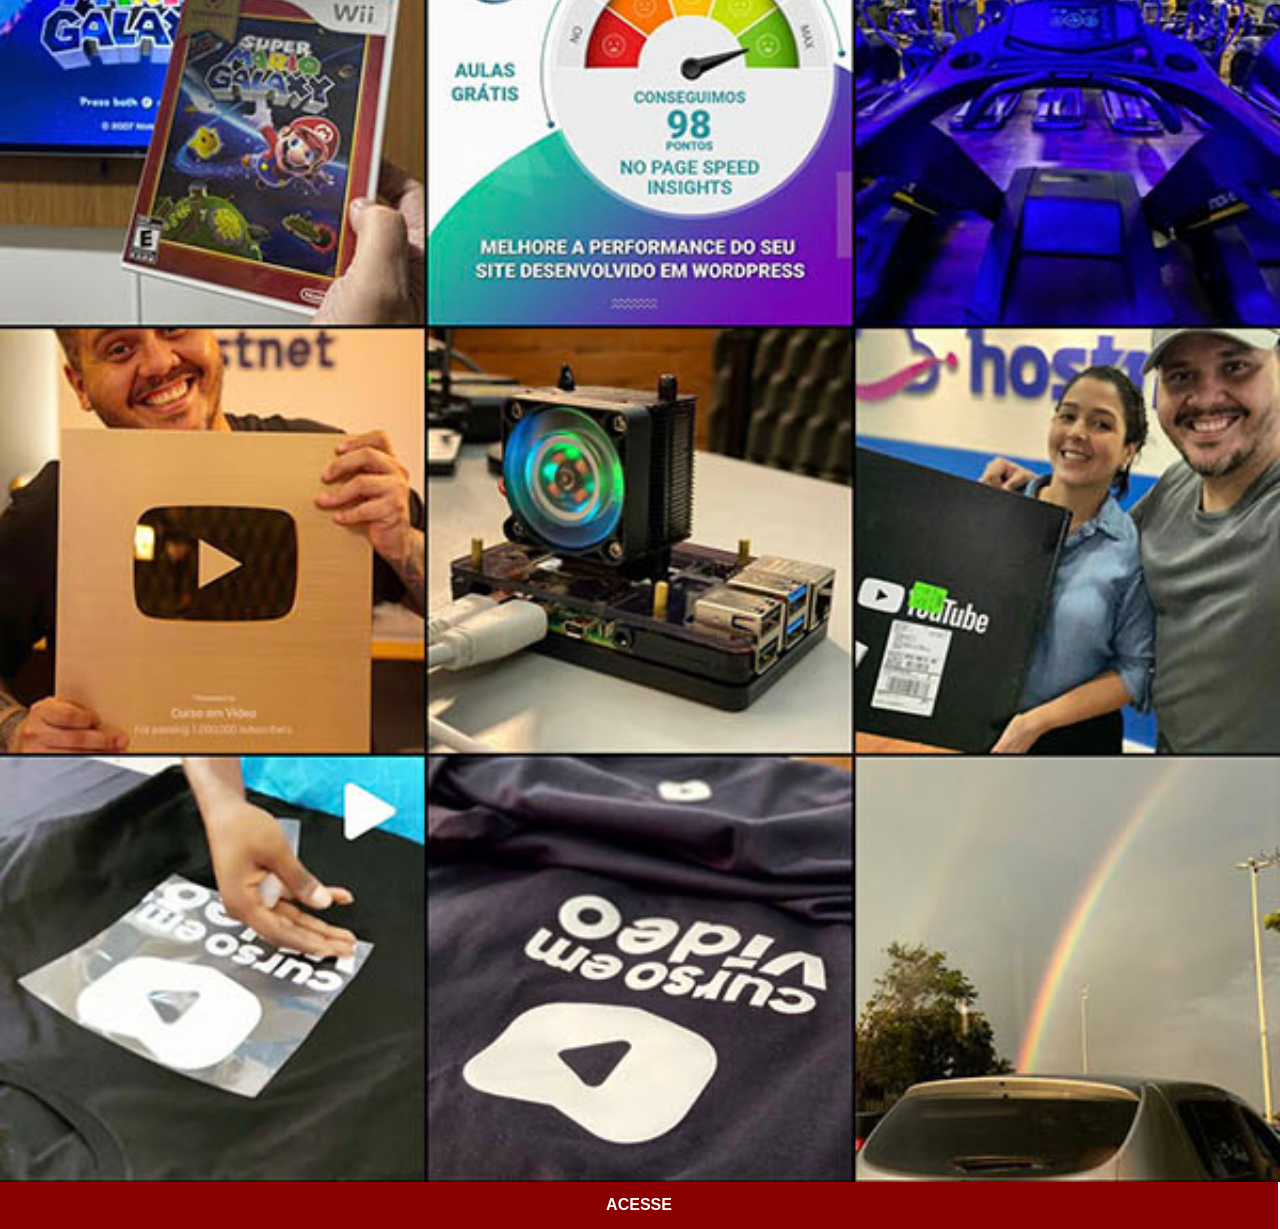
<file: pagina-basica-exercicio4/instagram.html>
<!DOCTYPE html>
<html lang="pt-br">
<head>
    <meta charset="UTF-8">
    <meta name="viewport" content="width=device-width, initial-scale=1.0">
    <title>Instagram</title>
    <link rel="stylesheet" href="estilos/social.css">
</head>
<body>
    <img src="imagens/tela-instagram.jpg" alt="Instagram">
    <a href="https://github.com/joaovitsnts" target="_blank">ACESSE</a>
</body>
</html>
</file>
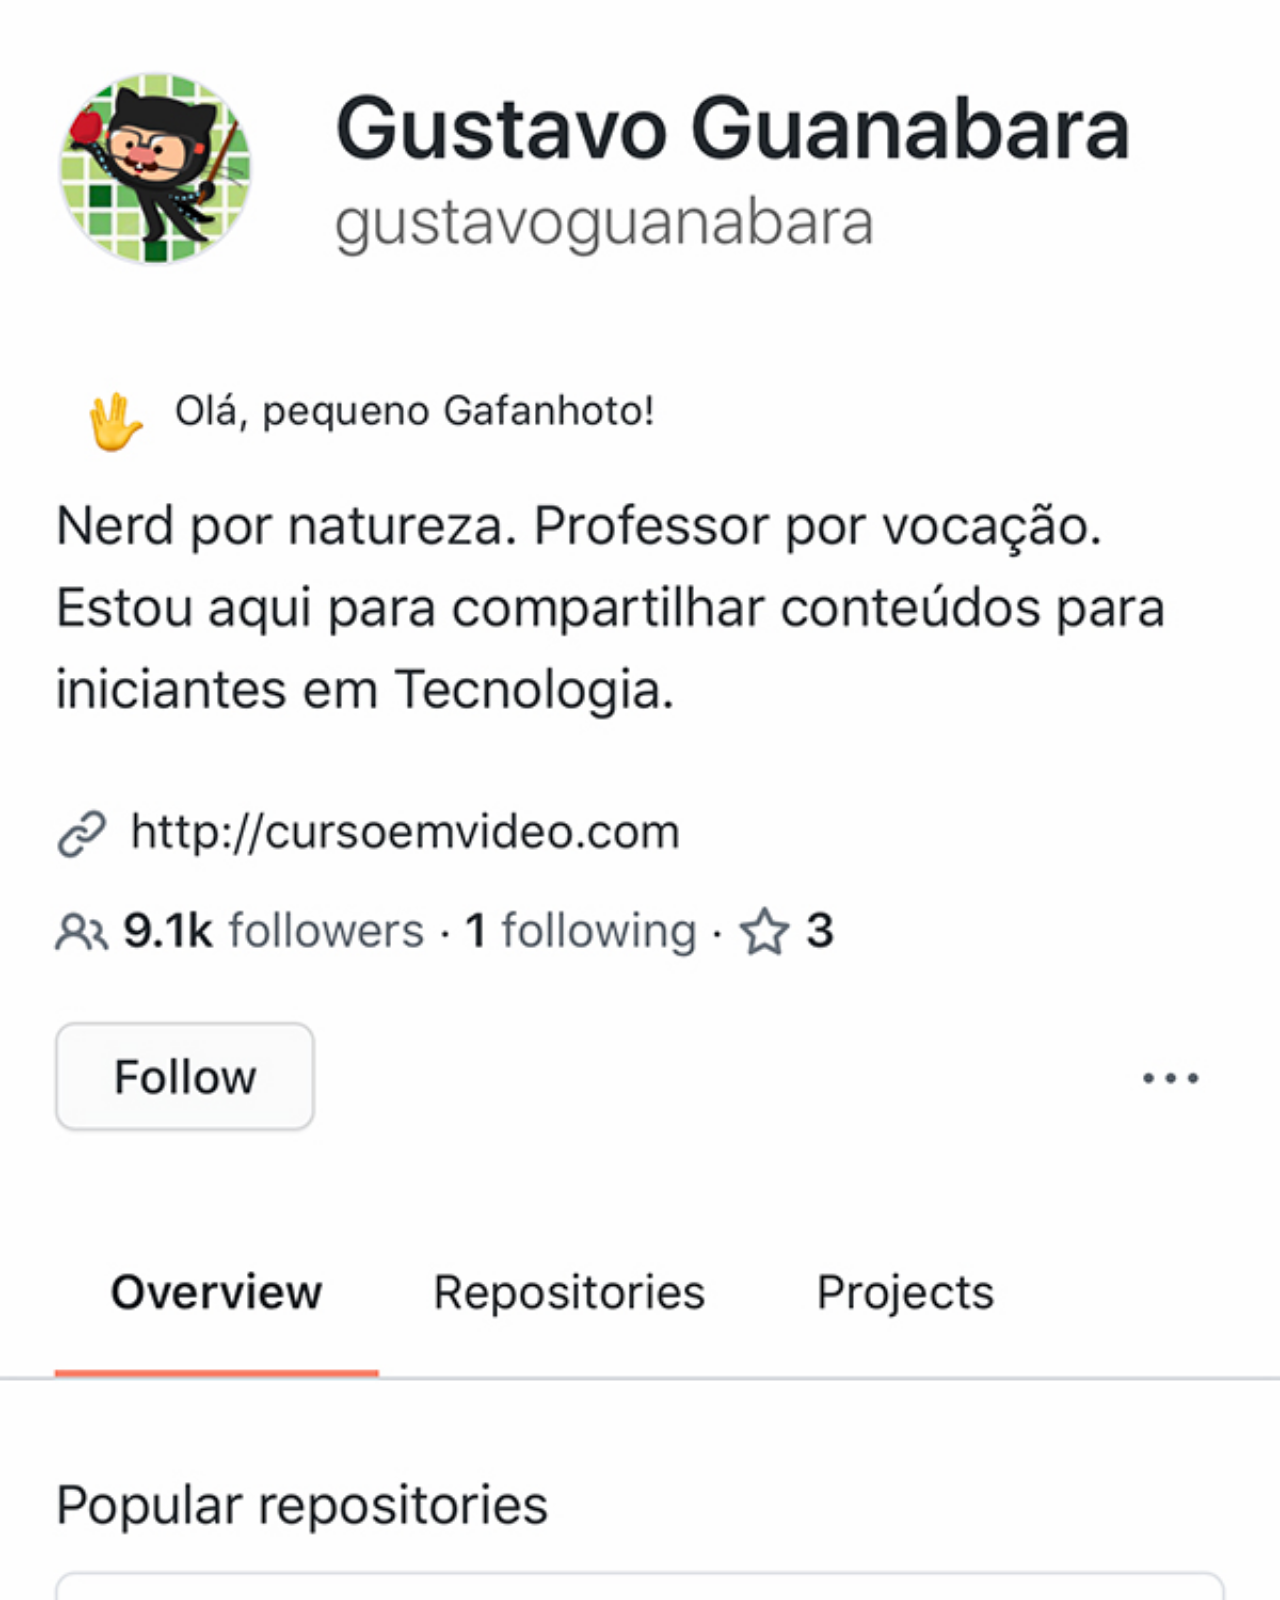
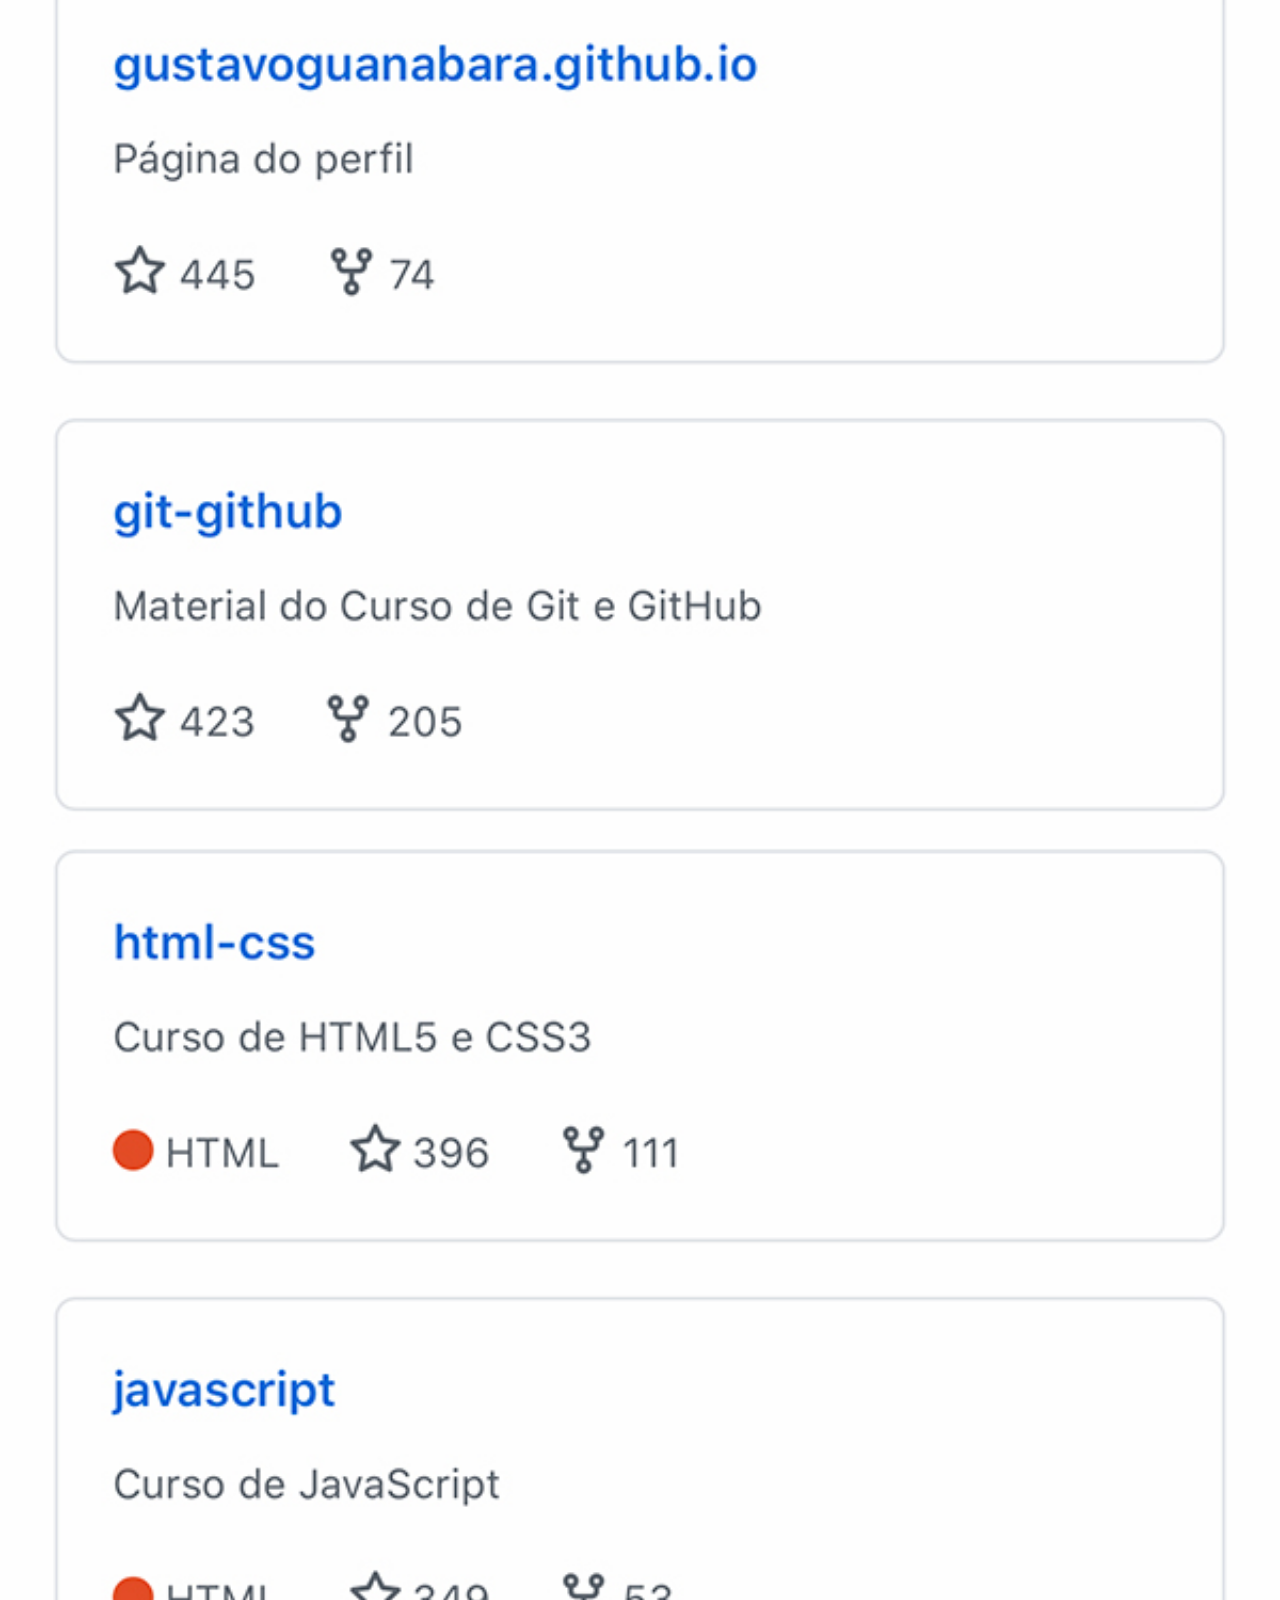
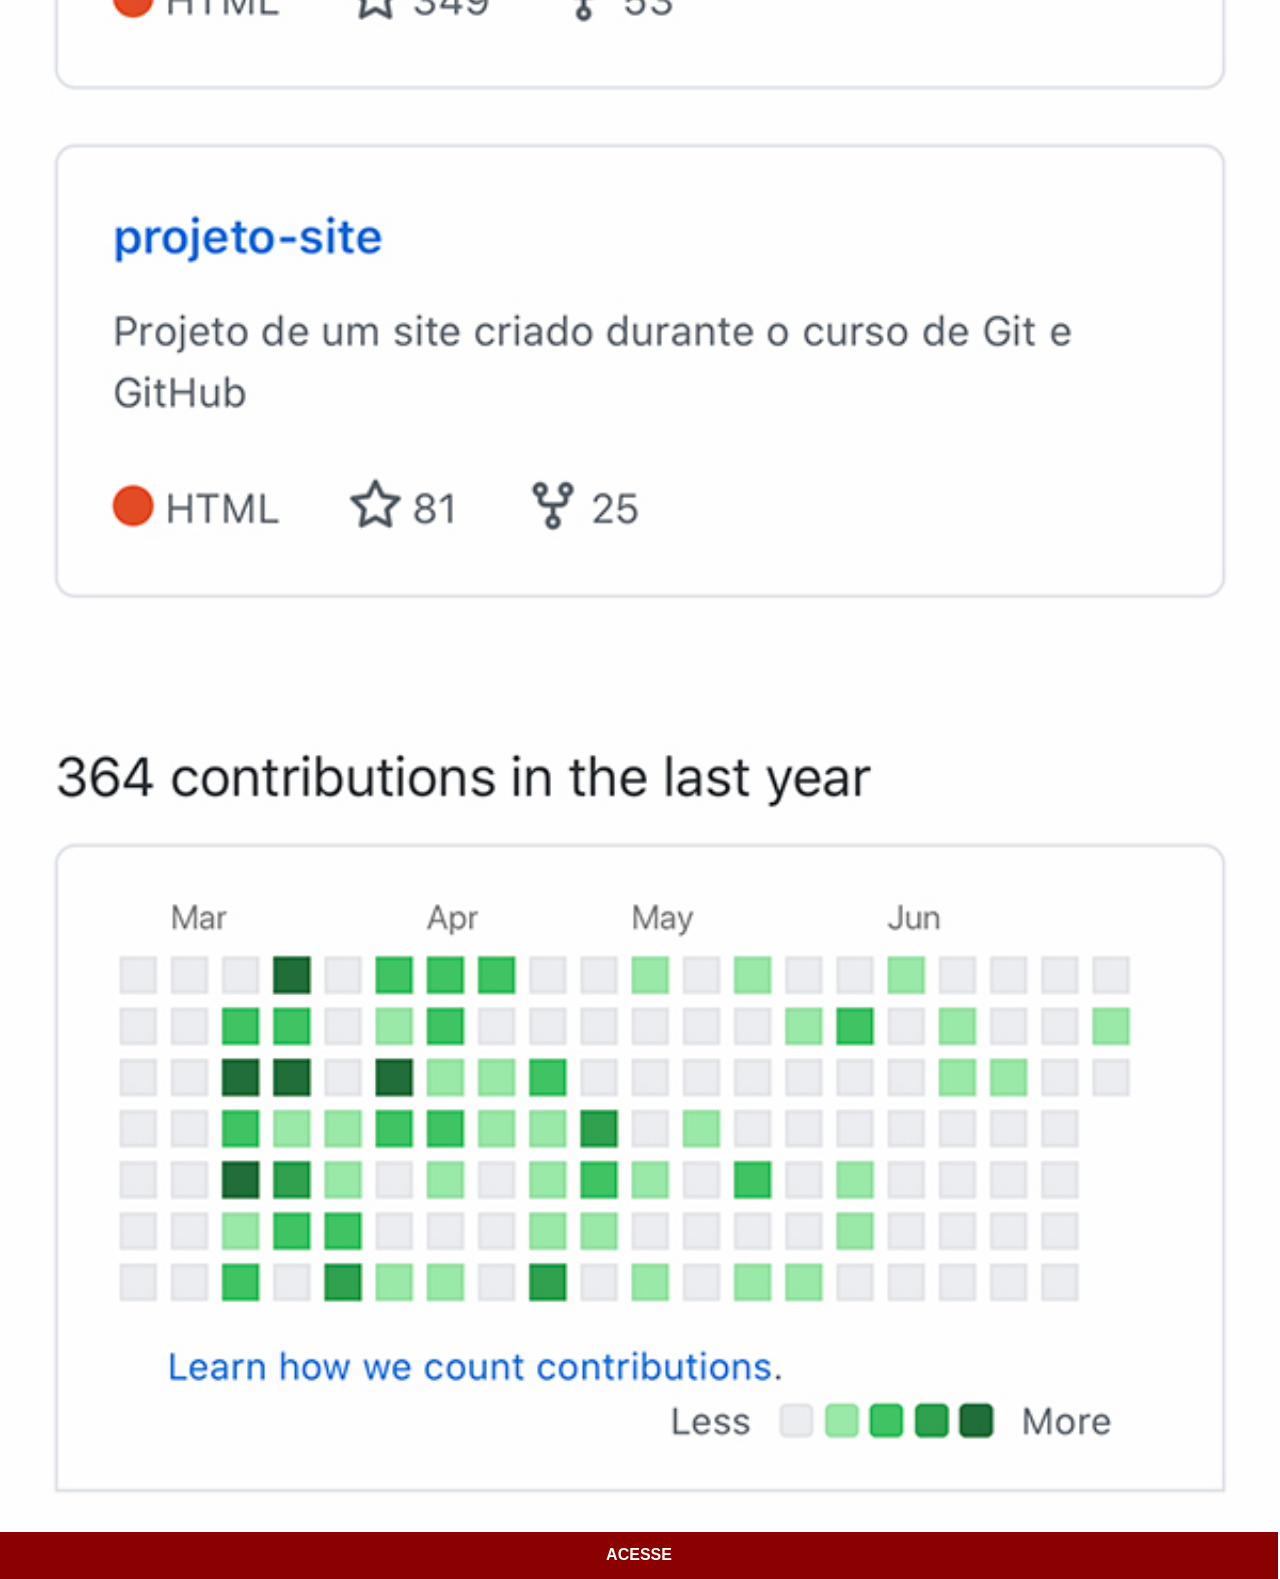
<file: pagina-basica-exercicio4/twitter.html>
<!DOCTYPE html>
<html lang="pt-br">
<head>
    <meta charset="UTF-8">
    <meta name="viewport" content="width=device-width, initial-scale=1.0">
    <title>Twitter</title>
    <link rel="stylesheet" href="estilos/social.css">
</head>
<body>
    <img src="imagens/tela-github.jpg" alt="Twitter">
    <a href="https://github.com/joaovitsnts" target="_blank">ACESSE</a>
</body>
</html>
</file>
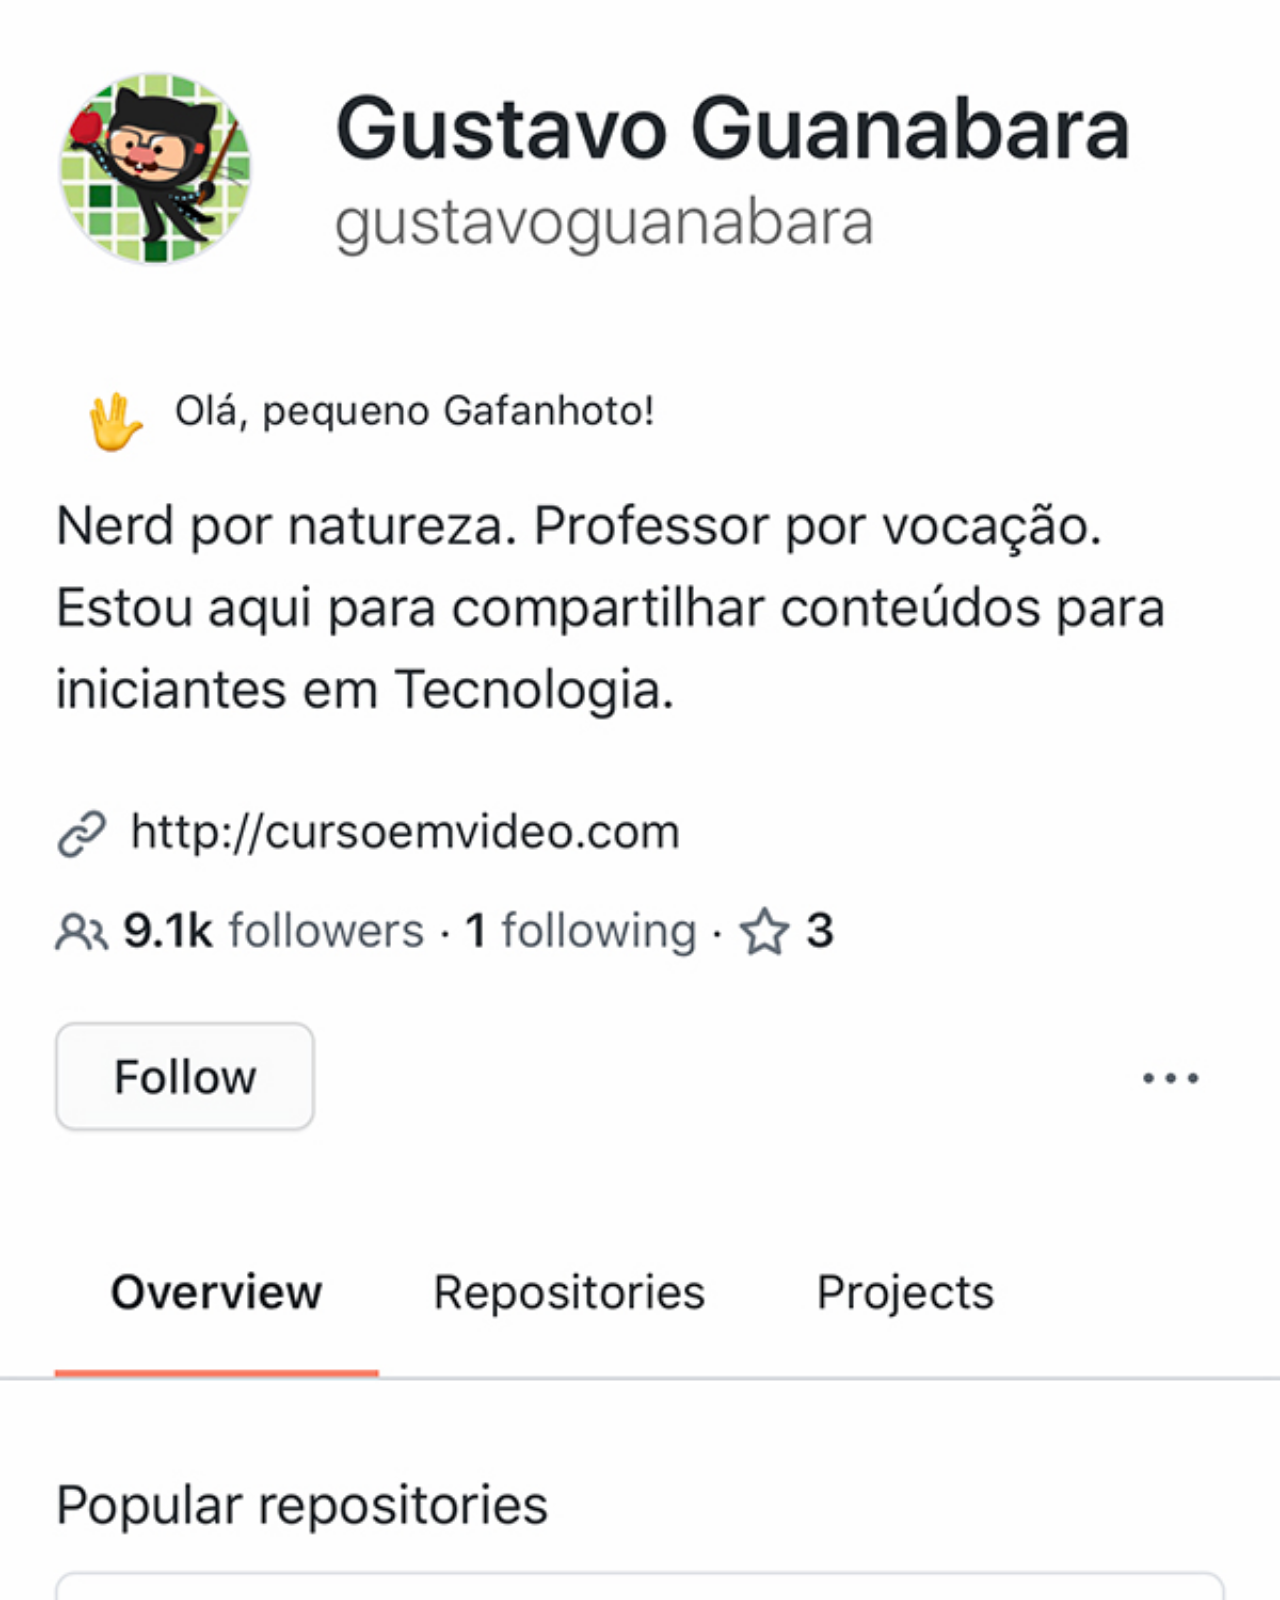
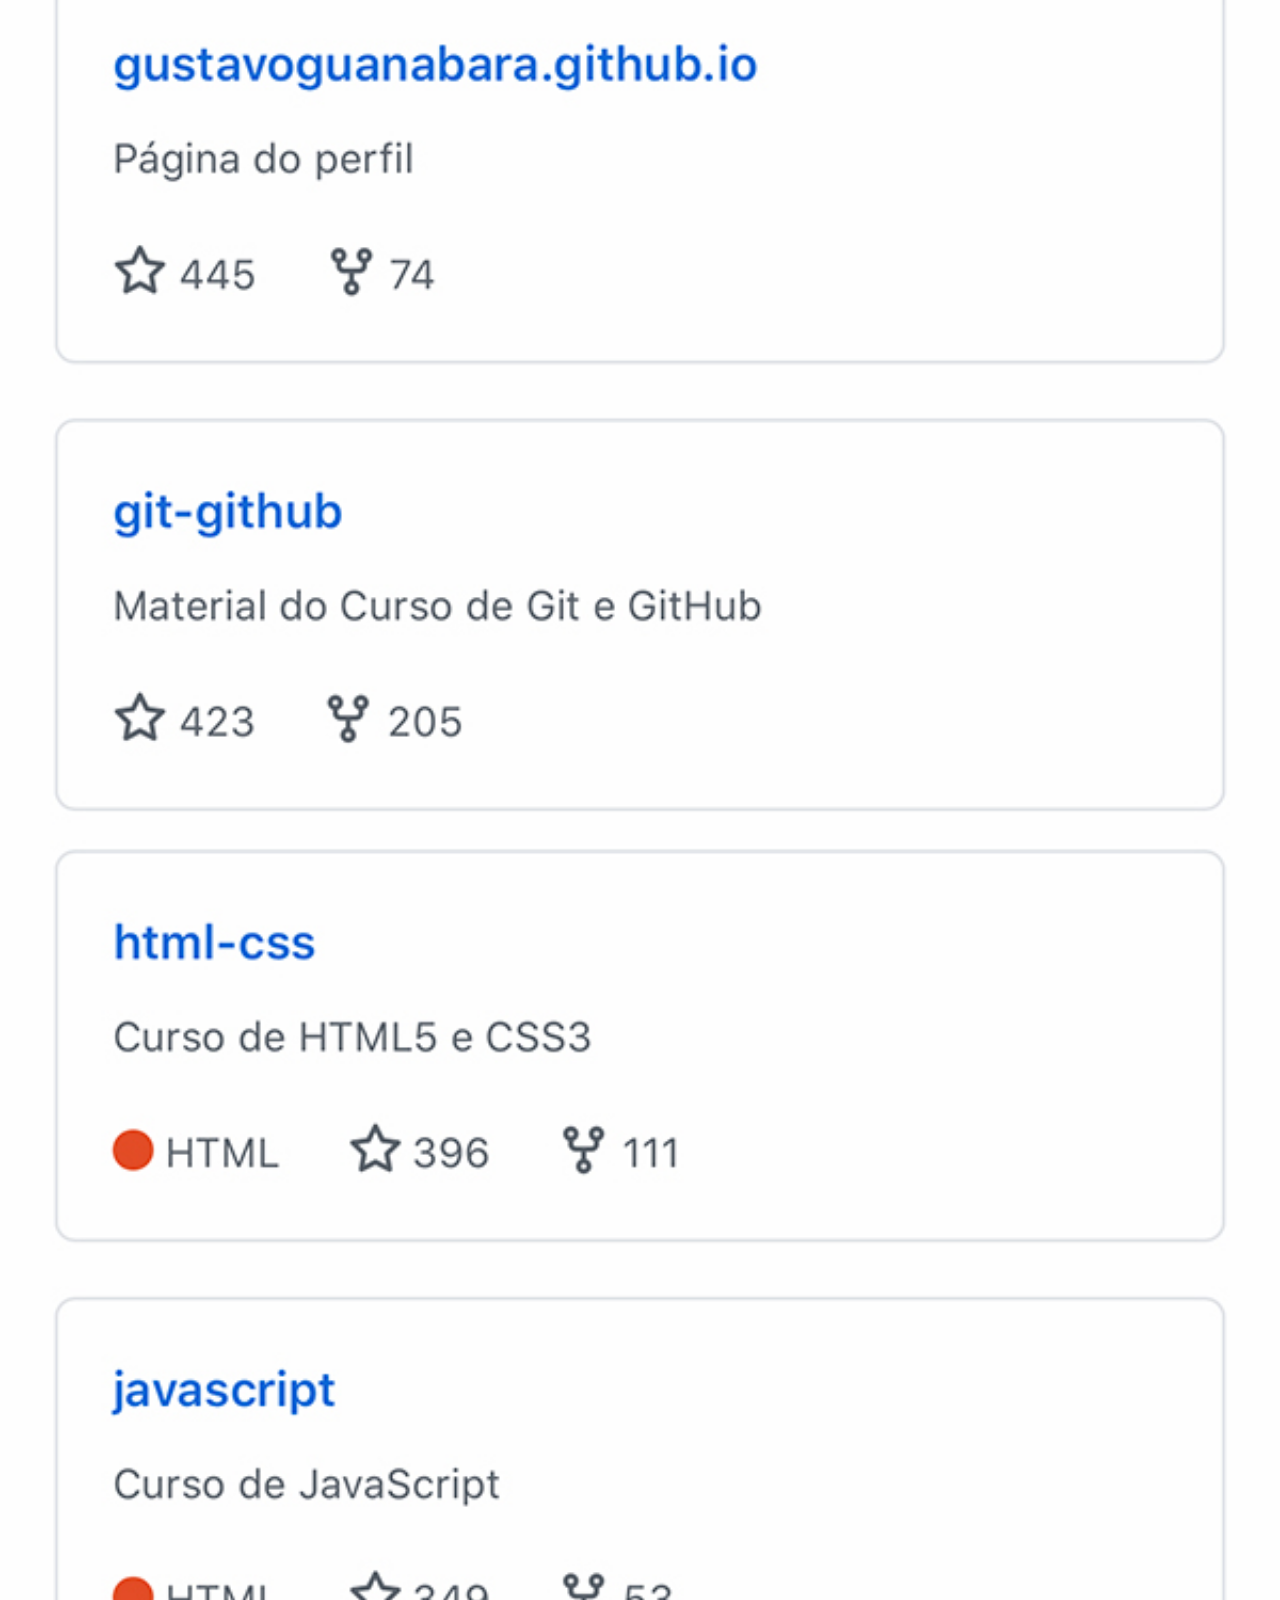
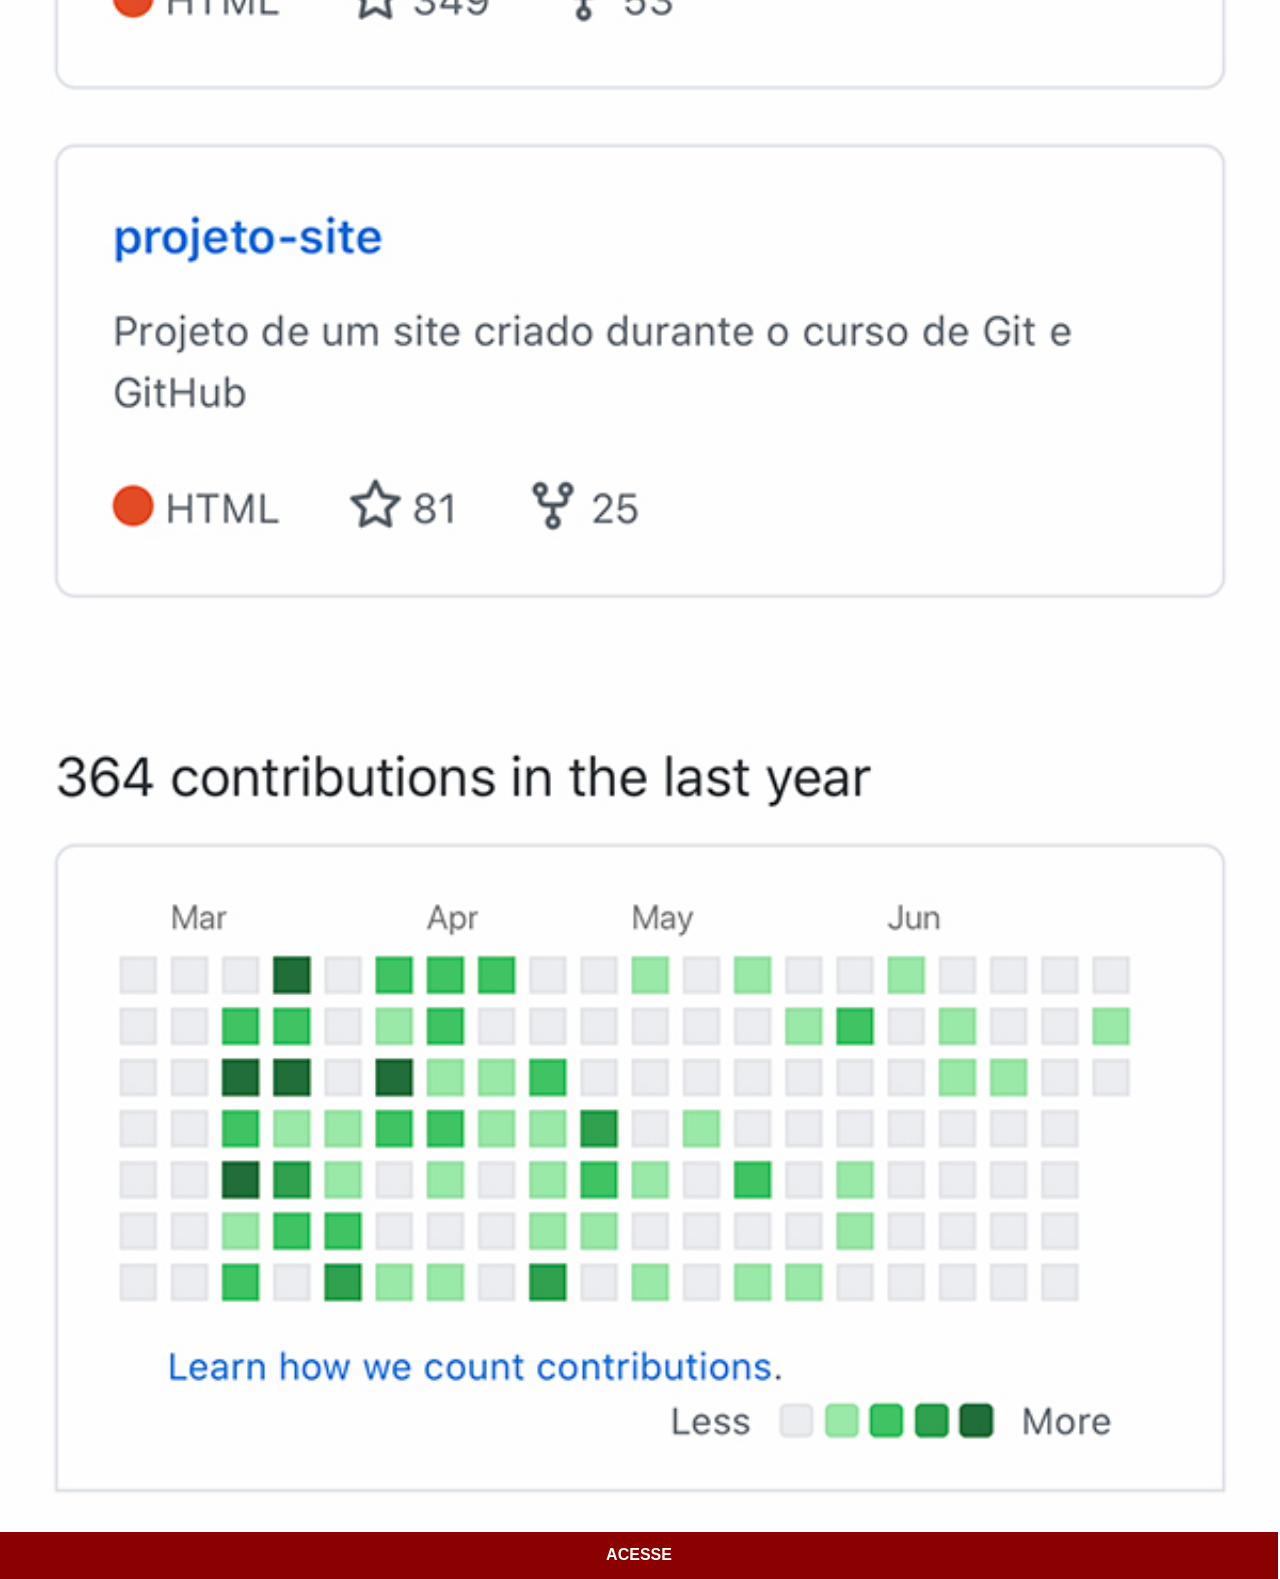
<file: pagina-basica-exercicio4/youtube.html>
<!DOCTYPE html>
<html lang="pt-br">
<head>
    <meta charset="UTF-8">
    <meta name="viewport" content="width=device-width, initial-scale=1.0">
    <title>Youtube</title>
    <link rel="stylesheet" href="estilos/social.css">
</head>
<body>
    <img src="imagens/tela-github.jpg" alt="Youtube">
    <a href="https://github.com/joaovitsnts" target="_blank">ACESSE</a>
</body>
</html>
</file>
<file: pagina-basica-exercicio2/style.css>
body {
    background-color: rgb(0, 0, 0);
    margin: 0;
}

h1 {
    color: white;
    text-align: center;
    font-size: 64px;
    font-family: 'Segoe UI', Tahoma, Geneva, Verdana, sans-serif;
}

.galeria-grid {
            display: grid;
            grid-template-columns: repeat(2, 1fr); 
            max-width: 600px;                      
            margin: 0 auto;                      
}

.imagens {
    display: flex;  
    flex-direction: column;           
    justify-content: center;
    align-items: center;                   
    margin-top: 10px;        
}
</file>
<file: pagina-basica-exercicio3/style.css>
@charset "UTF-8";
@import url('https://fonts.googleapis.com/css2?family=Passion+One:wght@400;700;900&display=swap');
@import url('https://fonts.googleapis.com/css2?family=Sriracha&display=swap');


:root {
    --fonte1: "verdana", sans-serif;
    --fonte2: "Passion One", sans-serif;
    --fonte3: "Sriracha", cursive;
}

* {
    margin: 0px;
    padding: 0px;
}

html, body {
    min-height: 100vh;
    background-color: rgb(169, 169, 169);
    font-family: var(--fonte1);
}

header {
    background-color: rgb(0, 0, 0);
    color: rgb(255, 255, 255);
    text-align: center;
}

header h1 {
    padding-top: 50px;
    font-variant: small-caps;
    font-family: var(--fonte2);
}

header > p {
    padding-bottom: 50px;
}

header a, footer a {
    color: rgb(255, 255, 255);
    text-decoration: none;
}

header a:hover, footer a:hover {
    text-decoration: underline;

}

section {
    padding-top: 10vh;
    padding-bottom: 10vh;
    line-height: 2em;
    padding-left: 30px;
    font-family: var(--fonte3);
    font-size: 3.5vw;
}

section.normal {
    background-color: rgb(255, 255, 255);
    color: rgb(0, 0, 0);
}

section.normal > p {
    padding-bottom: 2em;
}

section.imagem {
    background-color: rgba(0, 0, 0, 0.536);
    color: rgb(255, 255, 255);
    box-shadow: 6px 6px 13px 0px rgba(0, 0, 0, 0.425);
    background-size: cover;
    background-attachment: fixed;
}

section.imagem > p {
    display: inline-block;
    padding: 5px;
    background-color: rgba(0, 0, 0, 0.567);
    text-shadow: 2px 2px 2px rgb(0, 0, 0);
}

section#img1 {
    background-image: url(../pagina-basica-exercicio3/imagens/background001.jpg);
    background-position: right center;
    background-size: cover;
}

section#img2 {
    background-image: url(../pagina-basica-exercicio3/imagens/background002.jpg);
     background-position: right center;
     background-size: cover;
}

footer {
    background-color: rgb(0, 0, 0);
    color: rgb(255, 255, 255);
    text-align: center;
    padding: 10px;
}
</file>
<file: pagina-basica-exercicio4/estilos/style.css>
@charset "UTF-8";

* {
    margin: 0px;
    padding: 0px;
    font-family: Arial, Helvetica, sans-serif;
}

html, body {
    height: 100%;
    width: 100%;
    overflow: hidden;
    background-color: #f2f2f2;
}

body {
    background: url("../imagens/fundo-madeira.jpg") no-repeat top center;
    background-size: cover;
    background-attachment: fixed;
}


main {
    position: relative;
    height: 100vh;
}

section#telefone {
    position: absolute;
    top: 50%;
    left: 50%;
    transform: translate(-50%, -50%);

    height: 627px;
    width: 311px;
    background: url("../imagens/frame-iphone.png") no-repeat;
}

iframe#tela {
    position: relative;
    top: 80px;
    left: 22px;
    width: 269px;
    height: 471px;
}

section#redes-sociais {
    text-align: right;
}

section#redes-sociais img{
    width: 50px;
    margin: 10px;
    border-radius: 50%;
    box-shadow: 2px 2px 5px #00000088;
    box-sizing: border-box;

}

section#redes-sociais img:hover {
    border: 2px solid rgba(255, 255, 255, 0.611);
    transform: translate(-3px, -3px);
    box-shadow: 5px 5px 10px #00000088;
    transition: transform .3s, border 1s;
}
</file>
<file: tela-login/estilos/style.css>
@charset "UTF-8";

/* Paleta de cores 
    verde: #49a09d
    lilás: #5f2c82 */


* {font-family: system-ui, -apple-system, BlinkMacSystemFont, 'Segoe UI', Roboto, Oxygen, Ubuntu, Cantarell, 'Open Sans', 'Helvetica Neue', sans-serif;
padding: 0px;
margin: 0px;
box-sizing: border-box;}

body, html {
    background-color: #5f2c82;
    height: 100vh;
    width: 100vw;
}

main {
    position: relative;
    height: 100vh;
    width: 100vw;
}

section#login {
    position: absolute;
    top: 50%;
    left: 50%;
    
    overflow: hidden;

    background-color: white;
    width: 250px;
    height: 515px;
    border-radius: 20px;
    box-shadow: 0px 0px 10px rgba(0, 0, 0, 0.421);

    transition: width 0.2s ease-in-out, height 0.2s ease-in-out;

    transform: translate(-50%, -50%);
}

section#login > div#imagem {
    background: #5f2c82 url(../img/pexels-image.jpg) no-repeat;
    background-size: cover;
    background-position: right top;
    height: 200px;
}

section#login > div#formulario {
    display: block;
    padding: 10px;

}

div#formulario > h1 {
    text-align: center;
    margin-bottom: 10px;    
}

div#formulario > p {
    font-size: 0.8em;
}

form > div.campo {
    display: flex;
    align-items: center;
    background-color: #5f2c82;
    border: 2px solid #5f2c82;
    width: 100%;
    height: 40px;
    border-radius: 8px;
    margin: 5px 0px;
}

div.campo > label {
    display: none;
}

div.campo > span {
    color: white;
    font-size: 2em;
    width: 40px;
    padding: 5px;
}

div.campo > input {
    background-color: rgb(253, 206, 255);
    font-size: 1em;
    width: 100% ;
    height: 100%;
    border: 0px;
    border-radius: 8px;
    padding: 4px;
}

div.campo > input:focus-within {
    background-color: white;
    border: none;
}

form > input[type=submit] {
    display: block;
    font-size: 1em;
    width: 100%;
    height: 40px;
    background-color: #49a09d;
    color: white;
    border: none;
    border-radius: 5px;
    cursor: pointer;
}

form > input[type=submit]:hover {
    background-color: #1e4241;
}

form > a.botao {
    display: block;
    text-align: center;
    font-size: 1em;
    width: 100%;
    height: 40px;
    padding-top: 7px;
    margin-top: 7px;
    background-color: white;
    color: #1a3b3a;
    border: 1px solid #49a09d;
    border-radius: 7px;
    text-decoration: none;
}

form > a.botao:hover {
    background-color: #49a09d;
    color: white;
}

form > a.botao > span {
    vertical-align: middle;
    font-size: 1.2em;
}
</file>
<file: tela-login/estilos/mediaQuery.css>
@charset "UTF-8";

@media screen and (min-width: 768px) and (max-width: 992px) 
{
    section#login {
        width: 90vw;
        height: 350px;
    }

    section#login > div#imagem {
        float: left;
        width: 30%;
        height: 100%;
    }

    section#login > div#formulario {
        float: right;
        width: 70%;
    }

        body {
        background-image: linear-gradient(to top, #49a09d, #5f2c82)
    };
}

@media screen and (min-width: 992px) {
    section#login {
        width: 900px;
        height: 400px;
    }

    section#login > div#imagem {
        float: right;
        width: 50%;
        height: 100%;
    }

    section#login > div#formulario {
        float: left;
        width: 50%;
    }

    body {
        background-image: linear-gradient(to top, #49a09d, #5f2c82)
    };

    div#formulario > h1 {
        font-size: 2em;
    }

    div#formulario > p {
        font-size: 1.2em;
    }
}
</file>
<file: pagina-basica-exercicio4/estilos/social.css>
@charset "UTF-8";

* {
    margin: 0px;
    padding: 0px;
    font-family: Arial, Helvetica, sans-serif;
}

::-webkit-scrollbar {
    width: 0px;
    height: 0px;
}

img {
    width: 100%;
}

a {
    display: block;
    background-color: darkred;
    color: white;
    padding: 15px;
    margin: -5px 2px 0 0 ;
    text-align: center;
    font-weight: bolder;
    text-decoration: none;
}

a:hover{
    background-color: red;
}
</file>
